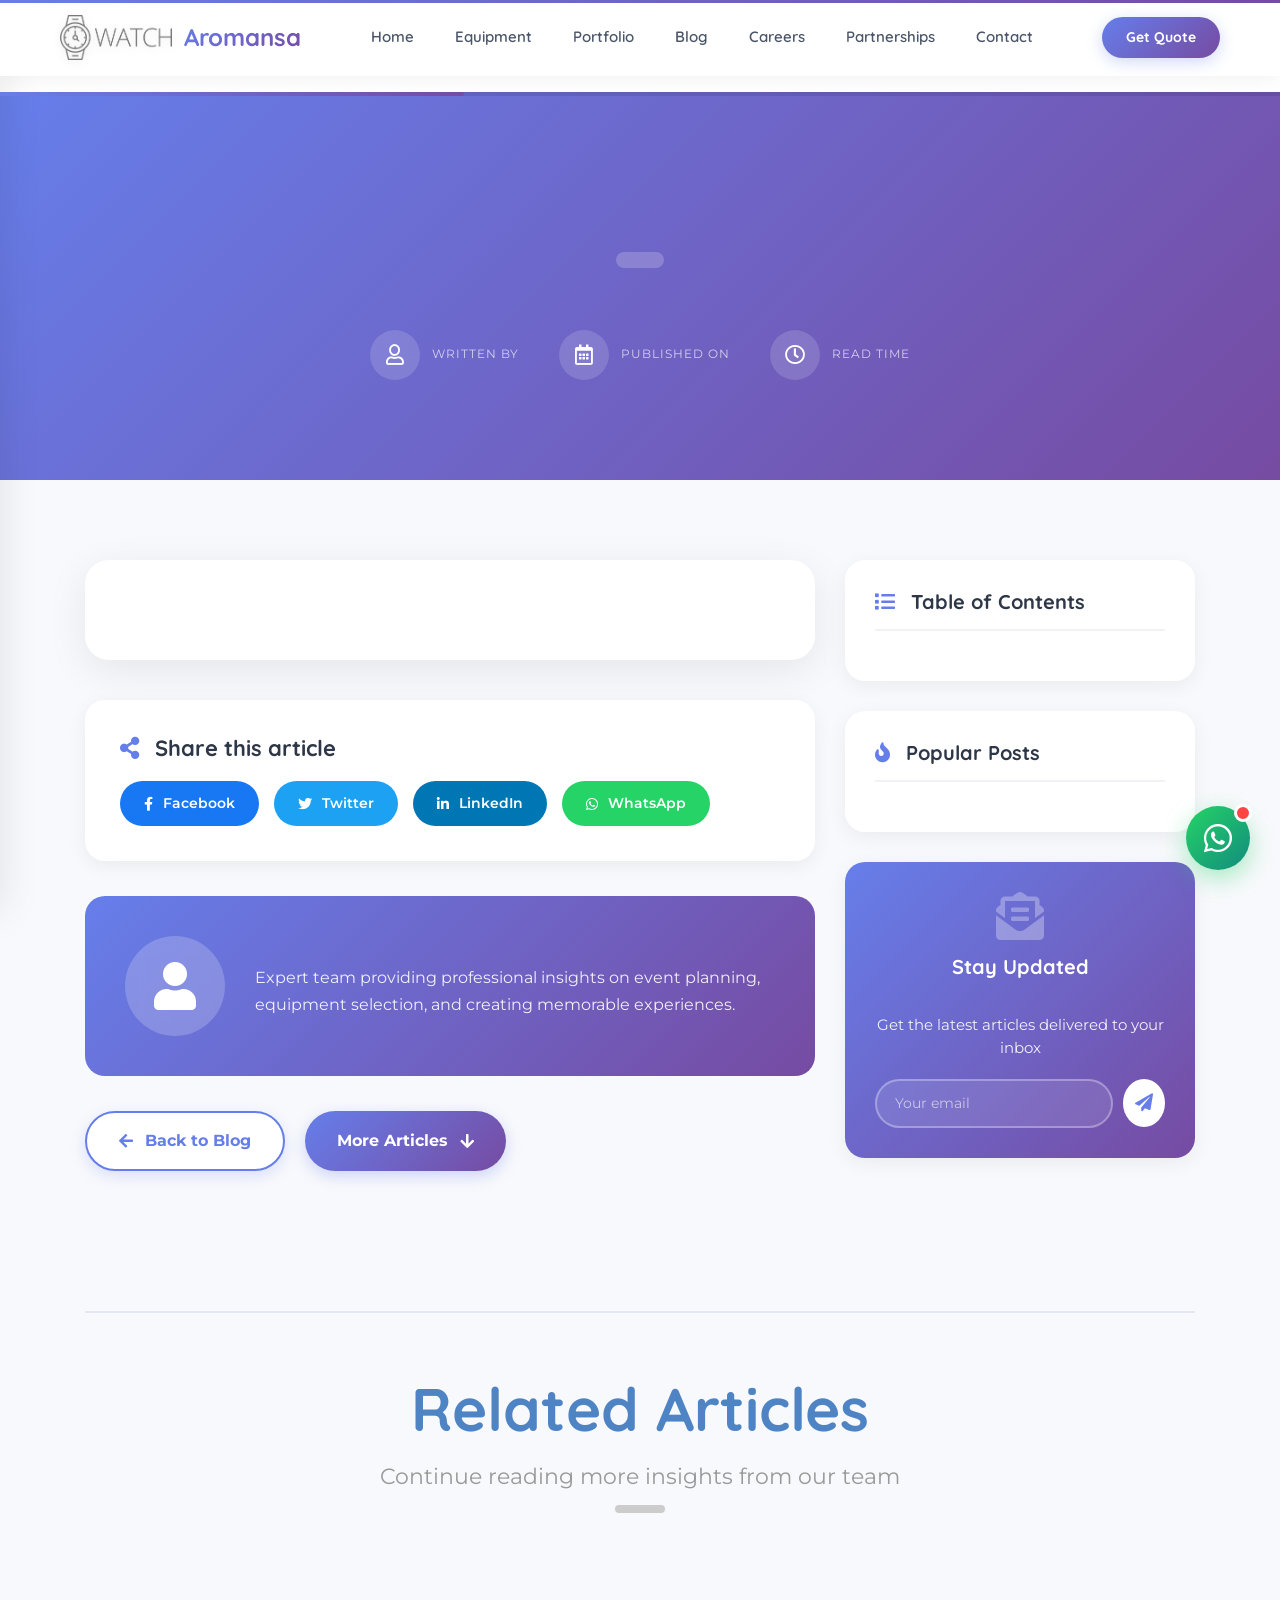
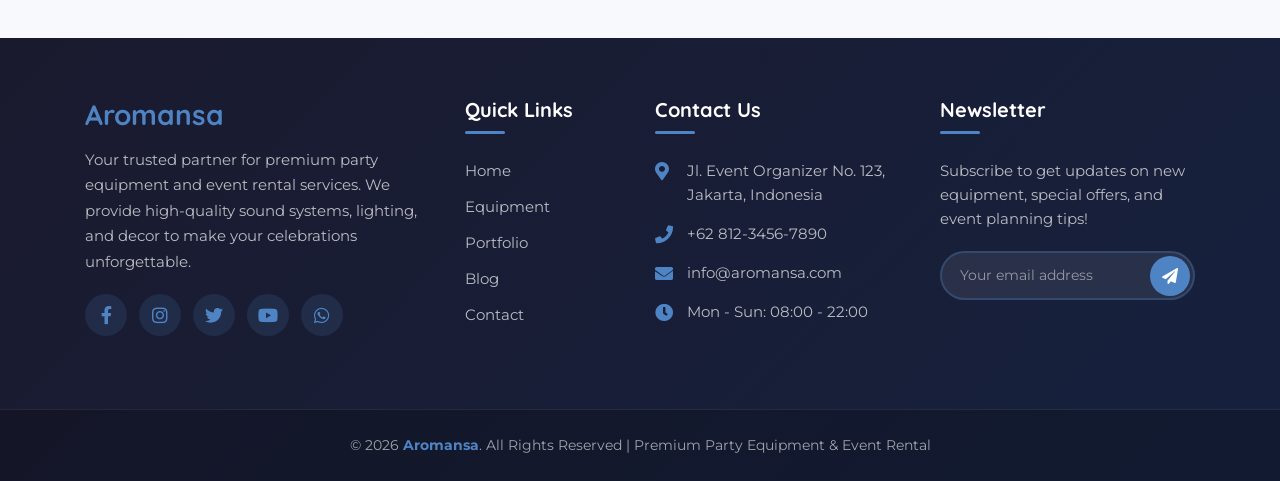
<file: blog-detail.html>
<!DOCTYPE html>
<html lang="en">
<head>
    <meta charset="utf-8">
    <title>Aromansa Blog - Article</title>
    <meta content="width=device-width, initial-scale=1.0" name="viewport">
    <meta content="party equipment, event rental, party tips, event guides" name="keywords">
    <meta content="Read expert articles and guides on party equipment selection, event planning, and more from the Aromansa team." name="description">

    <!-- Favicon -->
    <link href="img/favicon.ico" rel="icon">

    <!-- Google Fonts -->
    <link href="https://fonts.googleapis.com/css?family=Montserrat:400|Quicksand:500,600,700&display=swap" rel="stylesheet">

    <!-- CSS Libraries -->
    <link href="https://stackpath.bootstrapcdn.com/bootstrap/4.4.1/css/bootstrap.min.css" rel="stylesheet">
    <link href="https://cdnjs.cloudflare.com/ajax/libs/font-awesome/5.10.0/css/all.min.css" rel="stylesheet">

    <!-- Template Stylesheet -->
    <link href="css/style.css" rel="stylesheet">
</head>

<body>
    <!-- Nav Start -->
    <header id="nav">
        <div class="nav-container">
            <div class="nav-left">
                <div id="logo">
                    <a href="index.html">
                        <img src="img/logo.png" alt="Aromansa Logo" />
                        <span class="logo-text">Aromansa</span>
                    </a>
                </div>
            </div>

            <nav id="nav-menu-container" aria-label="Main navigation">
                <ul class="nav-menu">
                    <li><a href="index.html"><span class="nav-text">Home</span><span class="nav-indicator"></span></a></li>
                    <li><a href="equipment.html"><span class="nav-text">Equipment</span><span class="nav-indicator"></span></a></li>
                    <li><a href="portfolio.html"><span class="nav-text">Portfolio</span><span class="nav-indicator"></span></a></li>
                    <li class="menu-active"><a href="blog.html"><span class="nav-text">Blog</span><span class="nav-indicator"></span></a></li>
                    <li><a href="careers.html"><span class="nav-text">Careers</span><span class="nav-indicator"></span></a></li>
                    <li><a href="partners.html"><span class="nav-text">Partnerships</span><span class="nav-indicator"></span></a></li>
                    <li><a href="contact.html"><span class="nav-text">Contact</span><span class="nav-indicator"></span></a></li>
                </ul>
            </nav>

            <div class="nav-right">
                <a href="contact.html" class="nav-cta">Get Quote</a>
                <a href="#" id="mobile-nav-toggle" aria-label="Toggle mobile navigation">
                    <span class="hamburger">
                        <span class="hamburger-line"></span>
                        <span class="hamburger-line"></span>
                        <span class="hamburger-line"></span>
                    </span>
                </a>
            </div>
        </div>
    </header>
    <!-- Nav End -->

    <main>
        <!-- Blog Detail Hero -->
        <section class="blog-detail-hero">
            <div class="container">
                <div class="blog-detail-hero-content">
                    <div class="blog-category-badge-large" id="blog-detail-category"></div>
                    <h1 id="blog-detail-title-hero"></h1>
                    <div class="blog-detail-meta-large">
                        <div class="meta-item">
                            <div class="meta-icon"><i class="far fa-user"></i></div>
                            <div class="meta-text">
                                <span class="meta-label">Written by</span>
                                <span class="meta-value" id="blog-detail-author"></span>
                            </div>
                        </div>
                        <div class="meta-item">
                            <div class="meta-icon"><i class="far fa-calendar-alt"></i></div>
                            <div class="meta-text">
                                <span class="meta-label">Published on</span>
                                <span class="meta-value" id="blog-detail-date"></span>
                            </div>
                        </div>
                        <div class="meta-item">
                            <div class="meta-icon"><i class="far fa-clock"></i></div>
                            <div class="meta-text">
                                <span class="meta-label">Read time</span>
                                <span class="meta-value" id="blog-detail-readtime"></span>
                            </div>
                        </div>
                    </div>
                </div>
            </div>
            <div class="blog-detail-hero-bg" id="blog-detail-hero-bg"></div>
        </section>

        <!-- Reading Progress Bar -->
        <div class="reading-progress-bar" id="reading-progress">
            <div class="reading-progress-fill" id="reading-progress-fill"></div>
        </div>

        <!-- Blog Detail Content -->
        <section class="blog-detail-section">
            <div class="container">
                <div class="row">
                    <!-- Main Content -->
                    <div class="col-lg-8">
                        <article id="blog-detail-content" class="blog-detail-article">
                            <!-- Content injected by JavaScript -->
                        </article>

                        <!-- Share Section -->
                        <div class="share-section">
                            <h4><i class="fa fa-share-alt"></i> Share this article</h4>
                            <div class="share-buttons">
                                <a href="#" class="share-btn share-facebook" onclick="window.open('https://www.facebook.com/sharer/sharer.php?u='+encodeURIComponent(window.location.href),'_blank','width=600,height=400'); return false;">
                                    <i class="fab fa-facebook-f"></i> Facebook
                                </a>
                                <a href="#" class="share-btn share-twitter" onclick="window.open('https://twitter.com/intent/tweet?url='+encodeURIComponent(window.location.href)+'&text='+encodeURIComponent(document.title),'_blank','width=600,height=400'); return false;">
                                    <i class="fab fa-twitter"></i> Twitter
                                </a>
                                <a href="#" class="share-btn share-linkedin" onclick="window.open('https://www.linkedin.com/shareArticle?mini=true&url='+encodeURIComponent(window.location.href),'_blank','width=600,height=400'); return false;">
                                    <i class="fab fa-linkedin-in"></i> LinkedIn
                                </a>
                                <a href="#" class="share-btn share-whatsapp" onclick="window.open('https://wa.me/?text='+encodeURIComponent(document.title+' '+window.location.href),'_blank'); return false;">
                                    <i class="fab fa-whatsapp"></i> WhatsApp
                                </a>
                            </div>
                        </div>

                        <!-- Author Bio -->
                        <div class="author-bio-section">
                            <div class="author-avatar-large">
                                <i class="fa fa-user"></i>
                            </div>
                            <div class="author-info">
                                <h4 id="author-bio-name"></h4>
                                <p>Expert team providing professional insights on event planning, equipment selection, and creating memorable experiences.</p>
                            </div>
                        </div>

                        <!-- Back to Blog -->
                        <div class="back-to-blog-section">
                            <a class="btn-back-blog" href="blog.html">
                                <i class="fa fa-arrow-left"></i>
                                <span>Back to Blog</span>
                            </a>
                            <a class="btn-more-articles" href="#related-posts-section">
                                <span>More Articles</span>
                                <i class="fa fa-arrow-down"></i>
                            </a>
                        </div>
                    </div>

                    <!-- Sidebar -->
                    <div class="col-lg-4">
                        <aside class="blog-sidebar">
                            <!-- Table of Contents -->
                            <div class="sidebar-card toc-card">
                                <h4><i class="fa fa-list"></i> Table of Contents</h4>
                                <div id="table-of-contents"></div>
                            </div>

                            <!-- Popular Posts -->
                            <div class="sidebar-card">
                                <h4><i class="fa fa-fire"></i> Popular Posts</h4>
                                <div id="sidebar-popular-posts"></div>
                            </div>

                            <!-- Newsletter -->
                            <div class="sidebar-card newsletter-card">
                                <i class="fa fa-envelope-open-text"></i>
                                <h4>Stay Updated</h4>
                                <p>Get the latest articles delivered to your inbox</p>
                                <form class="sidebar-newsletter-form" action="#" method="post">
                                    <input type="email" placeholder="Your email" required>
                                    <button type="submit"><i class="fa fa-paper-plane"></i></button>
                                </form>
                            </div>
                        </aside>
                    </div>
                </div>

                <!-- Related Posts -->
                <div class="related-posts-section" id="related-posts-section">
                    <div class="section-header">
                        <h2>Related Articles</h2>
                        <p>Continue reading more insights from our team</p>
                    </div>
                    <div id="related-posts" class="related-posts-grid">
                        <!-- Related posts injected by JavaScript -->
                    </div>
                </div>
            </div>
        </section>
    </main>

    <!-- Footer Start -->
    <footer id="footer">
        <div class="footer-top">
            <div class="container">
                <div class="row">
                    <div class="col-lg-4 col-md-6 footer-info">
                        <h3><span>Aromansa</span></h3>
                        <p>Your trusted partner for premium party equipment and event rental services. We provide high-quality sound systems, lighting, and decor to make your celebrations unforgettable.</p>
                        <div class="footer-social">
                            <a href="#" aria-label="Facebook"><i class="fab fa-facebook-f"></i></a>
                            <a href="#" aria-label="Instagram"><i class="fab fa-instagram"></i></a>
                            <a href="#" aria-label="Twitter"><i class="fab fa-twitter"></i></a>
                            <a href="#" aria-label="YouTube"><i class="fab fa-youtube"></i></a>
                            <a href="#" aria-label="WhatsApp"><i class="fab fa-whatsapp"></i></a>
                        </div>
                    </div>
                    <div class="col-lg-2 col-md-6 footer-links">
                        <h4>Quick Links</h4>
                        <ul>
                            <li><a href="index.html">Home</a></li>
                            <li><a href="equipment.html">Equipment</a></li>
                            <li><a href="portfolio.html">Portfolio</a></li>
                            <li><a href="blog.html">Blog</a></li>
                            <li><a href="contact.html">Contact</a></li>
                        </ul>
                    </div>
                    <div class="col-lg-3 col-md-6 footer-contact">
                        <h4>Contact Us</h4>
                        <p><i class="fa fa-map-marker-alt"></i> <span>Jl. Event Organizer No. 123, Jakarta, Indonesia</span></p>
                        <p><i class="fa fa-phone"></i> <a href="tel:+6281234567890">+62 812-3456-7890</a></p>
                        <p><i class="fa fa-envelope"></i> <a href="mailto:info@aromansa.com">info@aromansa.com</a></p>
                        <p><i class="fa fa-clock"></i> <span>Mon - Sun: 08:00 - 22:00</span></p>
                    </div>
                    <div class="col-lg-3 col-md-6 footer-newsletter">
                        <h4>Newsletter</h4>
                        <p>Subscribe to get updates on new equipment, special offers, and event planning tips!</p>
                        <form class="newsletter-form" action="#" method="post">
                            <input type="email" name="email" placeholder="Your email address" required>
                            <button type="submit" aria-label="Subscribe"><i class="fa fa-paper-plane"></i></button>
                        </form>
                    </div>
                </div>
            </div>
        </div>
        <div class="footer-bottom">
            <div class="container">
                <div class="footer-copyright">
                    <p>&copy; 2026 <a href="index.html">Aromansa</a>. All Rights Reserved | Premium Party Equipment &amp; Event Rental</p>
                </div>
            </div>
        </div>
    </footer>
    <!-- Footer End -->

    <!-- Back to Top -->
    <a href="#" class="back-to-top"><i class="fa fa-chevron-up"></i></a>

    <!-- Mobile Nav Overlay -->
    <div id="mobile-body-overly"></div>
    <nav id="mobile-nav">
        <ul>
            <li><a href="index.html"><span class="nav-text">Home</span></a></li>
            <li><a href="equipment.html"><span class="nav-text">Equipment</span></a></li>
            <li><a href="portfolio.html"><span class="nav-text">Portfolio</span></a></li>
            <li class="menu-active"><a href="blog.html"><span class="nav-text">Blog</span></a></li>
            <li><a href="careers.html"><span class="nav-text">Careers</span></a></li>
            <li><a href="partners.html"><span class="nav-text">Partnerships</span></a></li>
            <li><a href="contact.html"><span class="nav-text">Contact</span></a></li>
        </ul>
    </nav>

    <!-- JavaScript Libraries -->
    <script src="https://code.jquery.com/jquery-3.4.1.min.js"></script>
    <script src="https://stackpath.bootstrapcdn.com/bootstrap/4.4.1/js/bootstrap.bundle.min.js"></script>

    <!-- Template Javascript -->
    <script src="js/main.js"></script>
    <script src="js/blog.js"></script>
</body>
</html>
</file>
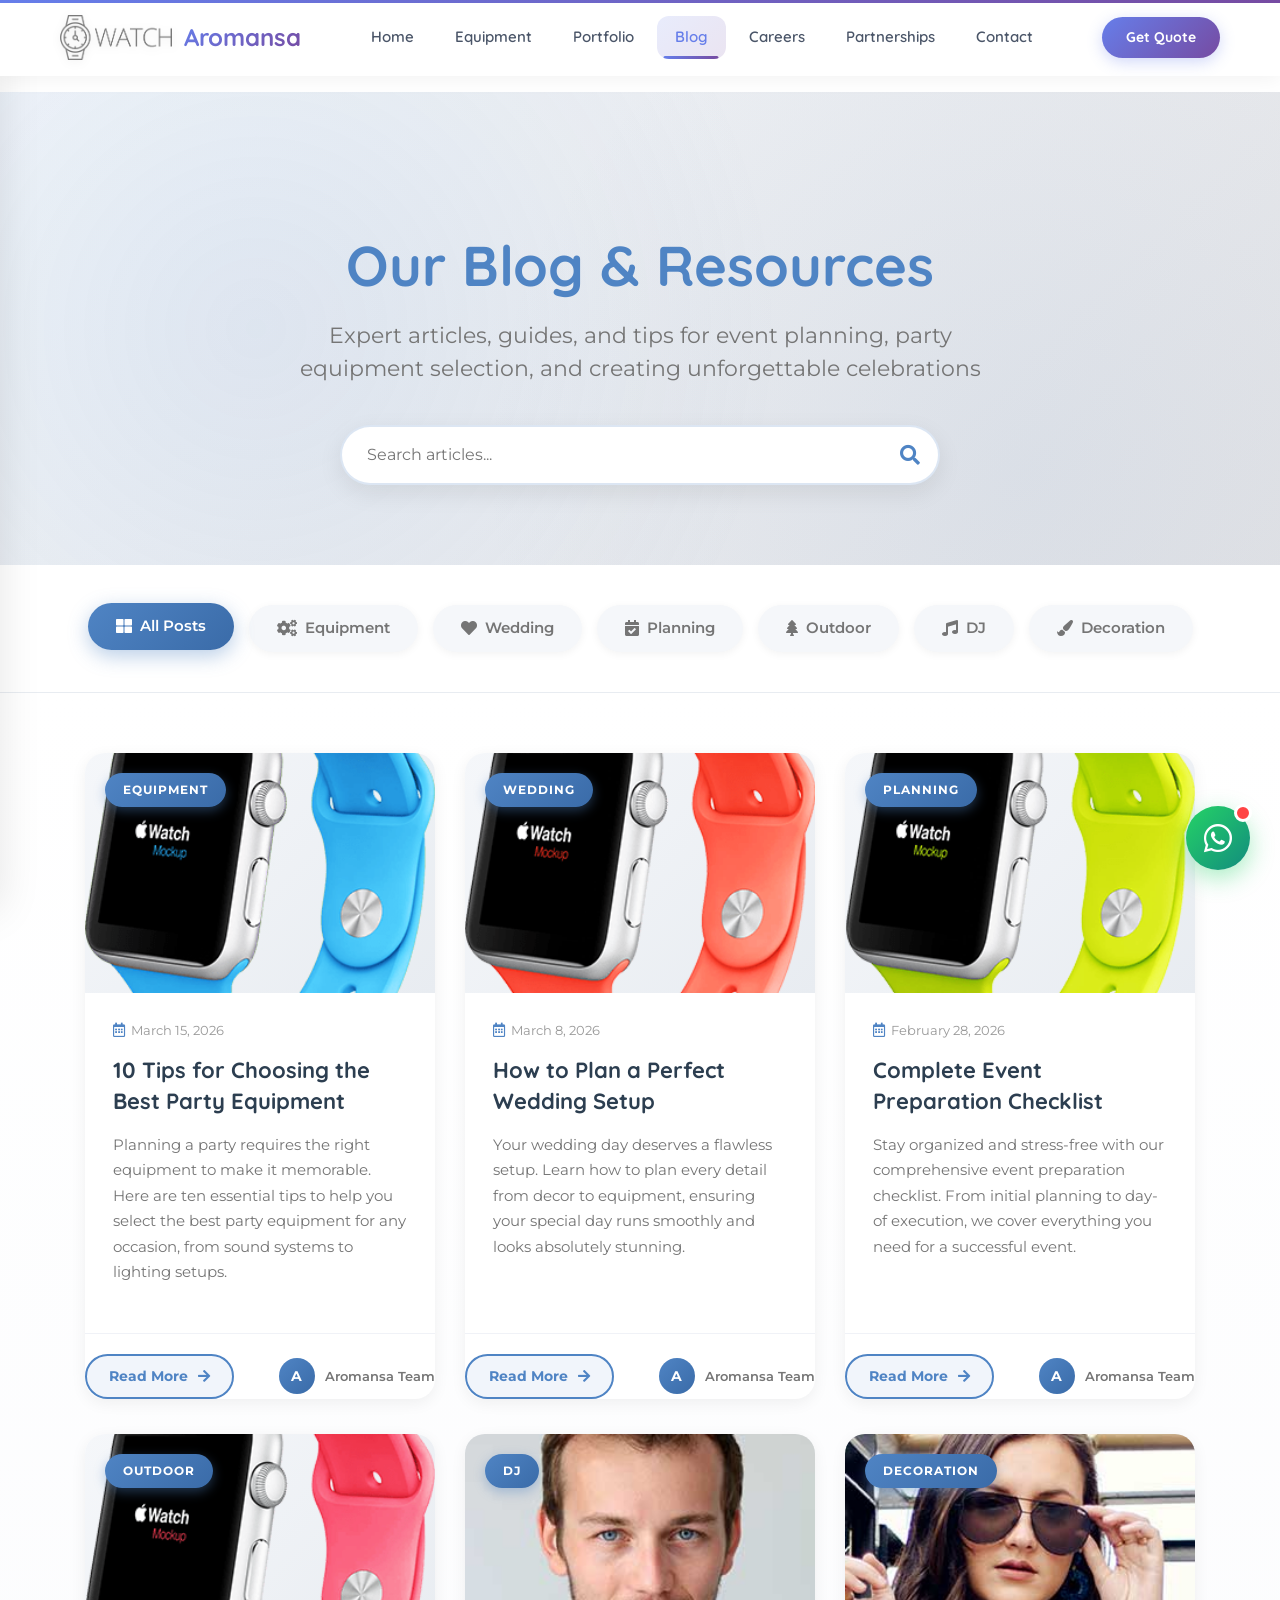
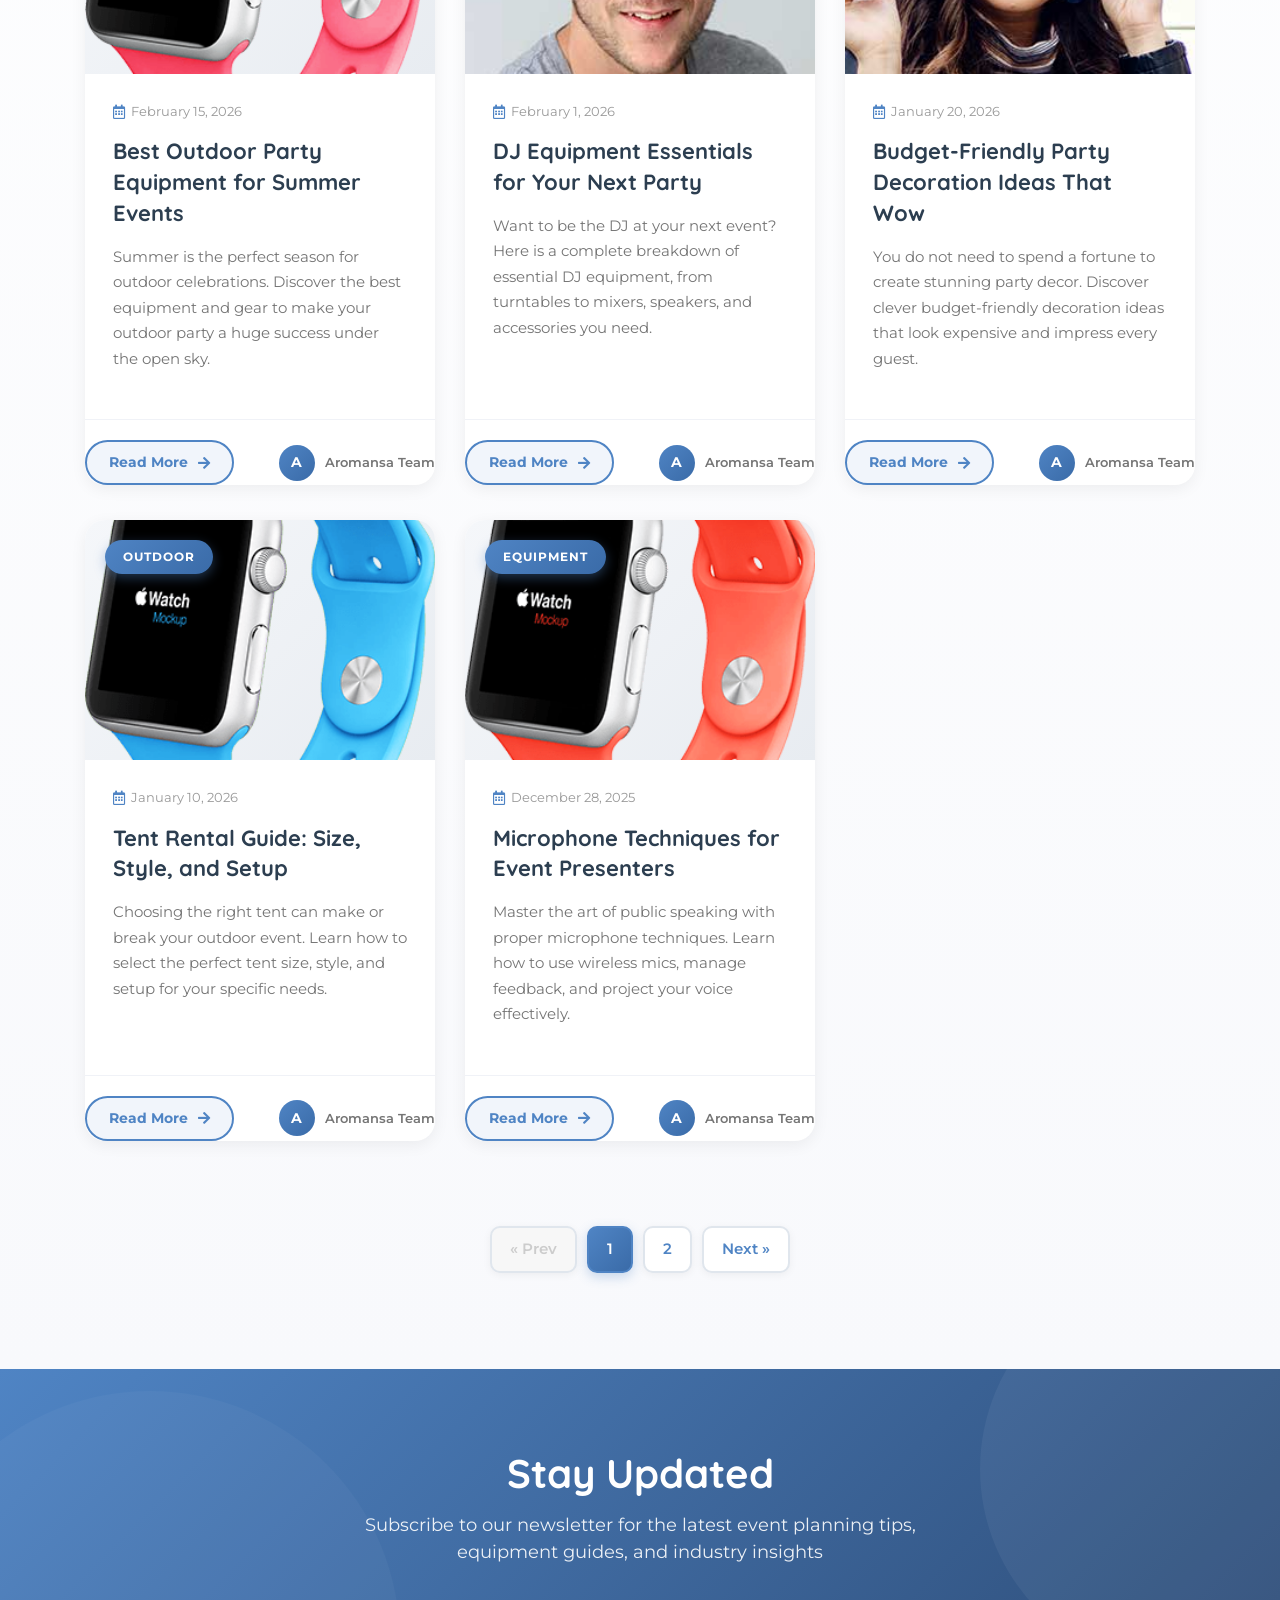
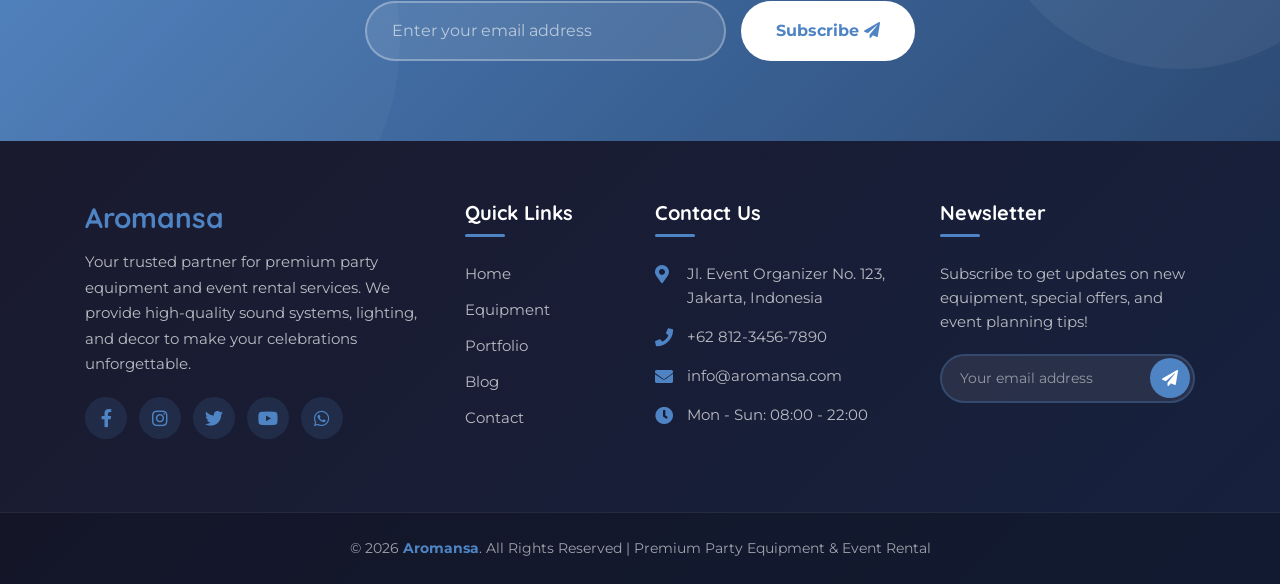
<file: blog.html>
<!DOCTYPE html>
<html lang="en">
<head>
    <meta charset="utf-8">
    <title>Aromansa Blog - Party Equipment Tips & Event Guides</title>
    <meta content="width=device-width, initial-scale=1.0" name="viewport">
    <meta content="party equipment blog, event planning tips, wedding setup guides, party decoration ideas" name="keywords">
    <meta content="Expert articles and guides on party equipment selection, event planning, wedding setups, and decoration ideas from the Aromansa team." name="description">

    <!-- Favicon -->
    <link href="img/favicon.ico" rel="icon">

    <!-- Google Fonts -->
    <link href="https://fonts.googleapis.com/css?family=Montserrat:400|Quicksand:500,600,700&display=swap" rel="stylesheet">

    <!-- CSS Libraries -->
    <link href="https://stackpath.bootstrapcdn.com/bootstrap/4.4.1/css/bootstrap.min.css" rel="stylesheet">
    <link href="https://cdnjs.cloudflare.com/ajax/libs/font-awesome/5.10.0/css/all.min.css" rel="stylesheet">

    <!-- Template Stylesheet -->
    <link href="css/style.css" rel="stylesheet">
</head>

<body>
    <!-- Nav Start -->
    <header id="nav">
        <div class="nav-container">
            <div class="nav-left">
                <div id="logo">
                    <a href="index.html">
                        <img src="img/logo.png" alt="Aromansa Logo" />
                        <span class="logo-text">Aromansa</span>
                    </a>
                </div>
            </div>

            <nav id="nav-menu-container" aria-label="Main navigation">
                <ul class="nav-menu">
                    <li><a href="index.html"><span class="nav-text">Home</span><span class="nav-indicator"></span></a></li>
                    <li><a href="equipment.html"><span class="nav-text">Equipment</span><span class="nav-indicator"></span></a></li>
                    <li><a href="portfolio.html"><span class="nav-text">Portfolio</span><span class="nav-indicator"></span></a></li>
                    <li class="menu-active"><a href="blog.html"><span class="nav-text">Blog</span><span class="nav-indicator"></span></a></li>
                    <li><a href="careers.html"><span class="nav-text">Careers</span><span class="nav-indicator"></span></a></li>
                    <li><a href="partners.html"><span class="nav-text">Partnerships</span><span class="nav-indicator"></span></a></li>
                    <li><a href="contact.html"><span class="nav-text">Contact</span><span class="nav-indicator"></span></a></li>
                </ul>
            </nav>

            <div class="nav-right">
                <a href="contact.html" class="nav-cta">Get Quote</a>
                <a href="#" id="mobile-nav-toggle" aria-label="Toggle mobile navigation">
                    <span class="hamburger">
                        <span class="hamburger-line"></span>
                        <span class="hamburger-line"></span>
                        <span class="hamburger-line"></span>
                    </span>
                </a>
            </div>
        </div>
    </header>
    <!-- Nav End -->

    <main>
        <!-- Blog Hero Section -->
        <section class="blog-hero">
            <div class="container">
                <h1>Our Blog & Resources</h1>
                <p>Expert articles, guides, and tips for event planning, party equipment selection, and creating unforgettable celebrations</p>
                <div class="hero-search">
                    <input type="text" id="blog-search-input" placeholder="Search articles...">
                    <i class="fa fa-search search-icon"></i>
                </div>
            </div>
        </section>

        <!-- Blog Filter Tabs -->
        <section class="blog-filter-tabs">
            <div class="container">
                <div class="filter-tabs-container" id="blog-categories">
                    <!-- Categories injected by JavaScript -->
                </div>
            </div>
        </section>

        <!-- Blog Grid Section -->
        <section class="blog-grid-section">
            <div class="container">
                <div id="blog-list">
                    <div class="row" id="blog-posts-container">
                        <!-- Posts injected by JavaScript -->
                    </div>
                </div>

                <!-- Blog Pagination -->
                <nav aria-label="Blog pagination" class="blog-pagination" id="blog-pagination">
                    <!-- Pagination will be injected by JavaScript -->
                </nav>
            </div>
        </section>

        <!-- Blog Newsletter -->
        <section class="blog-newsletter">
            <div class="container">
                <h2>Stay Updated</h2>
                <p>Subscribe to our newsletter for the latest event planning tips, equipment guides, and industry insights</p>
                <form class="blog-newsletter-form" action="#" method="post">
                    <input type="email" name="email" placeholder="Enter your email address" required>
                    <button type="submit">Subscribe <i class="fa fa-paper-plane"></i></button>
                </form>
            </div>
        </section>

        <style>
            #blog-posts-container {
                display: flex !important;
                flex-wrap: wrap !important;
                margin-right: -15px !important;
                margin-left: -15px !important;
            }
            #blog-posts-container > div {
                width: 33.333% !important;
                flex: 0 0 33.333% !important;
                max-width: 33.333% !important;
                padding-right: 15px !important;
                padding-left: 15px !important;
                box-sizing: border-box !important;
            }
            .blog-post-item {
                width: 100% !important;
            }
            @media (max-width: 992px) {
                #blog-posts-container > div {
                    width: 50% !important;
                    flex: 0 0 50% !important;
                    max-width: 50% !important;
                }
            }
            @media (max-width: 576px) {
                #blog-posts-container > div {
                    width: 100% !important;
                    flex: 0 0 100% !important;
                    max-width: 100% !important;
                }
            }
        </style>
    </main>

    <!-- Footer Start -->
    <footer id="footer">
        <div class="footer-top">
            <div class="container">
                <div class="row">
                    <div class="col-lg-4 col-md-6 footer-info">
                        <h3><span>Aromansa</span></h3>
                        <p>Your trusted partner for premium party equipment and event rental services. We provide high-quality sound systems, lighting, and decor to make your celebrations unforgettable.</p>
                        <div class="footer-social">
                            <a href="#" aria-label="Facebook"><i class="fab fa-facebook-f"></i></a>
                            <a href="#" aria-label="Instagram"><i class="fab fa-instagram"></i></a>
                            <a href="#" aria-label="Twitter"><i class="fab fa-twitter"></i></a>
                            <a href="#" aria-label="YouTube"><i class="fab fa-youtube"></i></a>
                            <a href="#" aria-label="WhatsApp"><i class="fab fa-whatsapp"></i></a>
                        </div>
                    </div>
                    <div class="col-lg-2 col-md-6 footer-links">
                        <h4>Quick Links</h4>
                        <ul>
                            <li><a href="index.html">Home</a></li>
                            <li><a href="equipment.html">Equipment</a></li>
                            <li><a href="portfolio.html">Portfolio</a></li>
                            <li><a href="blog.html">Blog</a></li>
                            <li><a href="contact.html">Contact</a></li>
                        </ul>
                    </div>
                    <div class="col-lg-3 col-md-6 footer-contact">
                        <h4>Contact Us</h4>
                        <p><i class="fa fa-map-marker-alt"></i> <span>Jl. Event Organizer No. 123, Jakarta, Indonesia</span></p>
                        <p><i class="fa fa-phone"></i> <a href="tel:+6281234567890">+62 812-3456-7890</a></p>
                        <p><i class="fa fa-envelope"></i> <a href="mailto:info@aromansa.com">info@aromansa.com</a></p>
                        <p><i class="fa fa-clock"></i> <span>Mon - Sun: 08:00 - 22:00</span></p>
                    </div>
                    <div class="col-lg-3 col-md-6 footer-newsletter">
                        <h4>Newsletter</h4>
                        <p>Subscribe to get updates on new equipment, special offers, and event planning tips!</p>
                        <form class="newsletter-form" action="#" method="post">
                            <input type="email" name="email" placeholder="Your email address" required>
                            <button type="submit" aria-label="Subscribe"><i class="fa fa-paper-plane"></i></button>
                        </form>
                    </div>
                </div>
            </div>
        </div>
        <div class="footer-bottom">
            <div class="container">
                <div class="footer-copyright">
                    <p>&copy; 2026 <a href="index.html">Aromansa</a>. All Rights Reserved | Premium Party Equipment &amp; Event Rental</p>
                </div>
            </div>
        </div>
    </footer>
    <!-- Footer End -->

    <!-- Back to Top -->
    <a href="#" class="back-to-top"><i class="fa fa-chevron-up"></i></a>

    <!-- Mobile Nav Overlay -->
    <div id="mobile-body-overly"></div>
    <nav id="mobile-nav">
        <ul>
            <li><a href="index.html"><span class="nav-text">Home</span></a></li>
            <li><a href="equipment.html"><span class="nav-text">Equipment</span></a></li>
            <li><a href="portfolio.html"><span class="nav-text">Portfolio</span></a></li>
            <li class="menu-active"><a href="blog.html"><span class="nav-text">Blog</span></a></li>
            <li><a href="careers.html"><span class="nav-text">Careers</span></a></li>
            <li><a href="partners.html"><span class="nav-text">Partnerships</span></a></li>
            <li><a href="contact.html"><span class="nav-text">Contact</span></a></li>
        </ul>
    </nav>

    <!-- JavaScript Libraries -->
    <script src="https://code.jquery.com/jquery-3.4.1.min.js"></script>
    <script src="https://stackpath.bootstrapcdn.com/bootstrap/4.4.1/js/bootstrap.bundle.min.js"></script>

    <!-- Template Javascript -->
    <script src="js/main.js"></script>
    <script src="js/blog.js"></script>
</body>
</html>
</file>
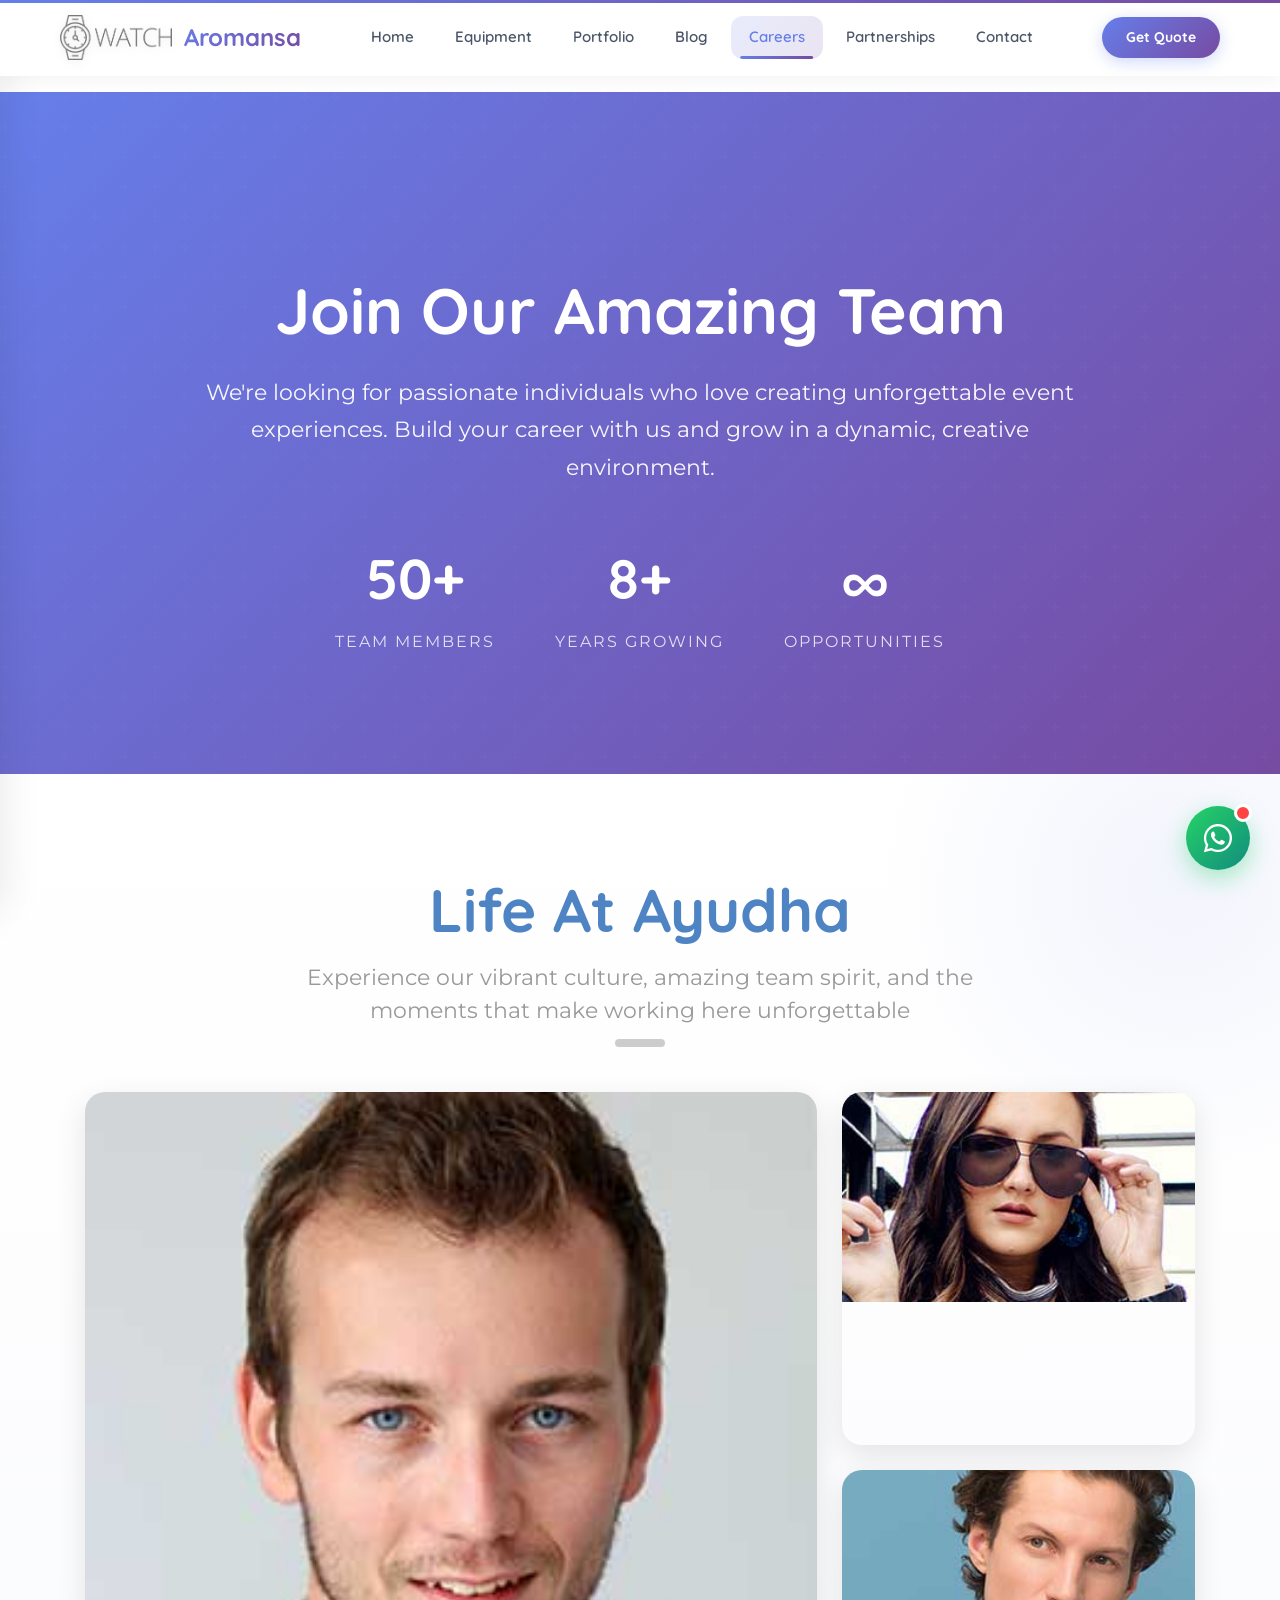
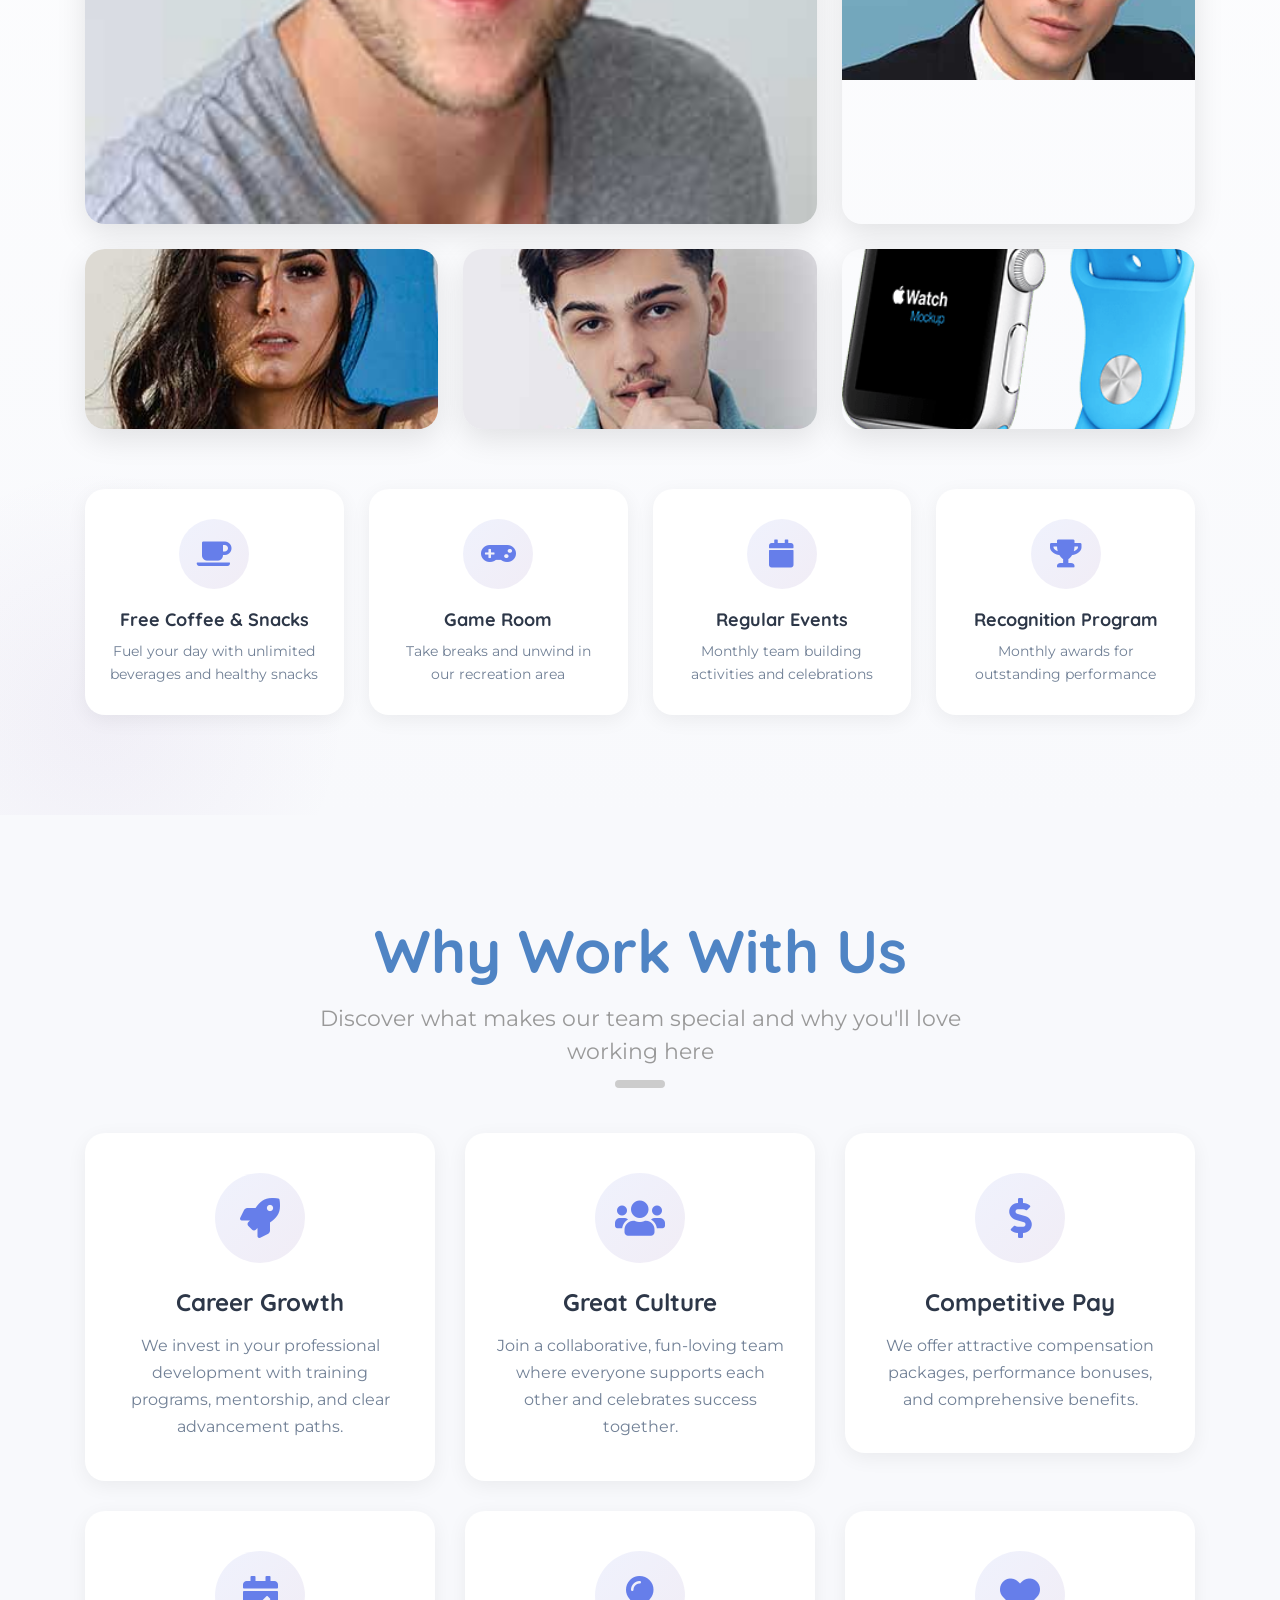
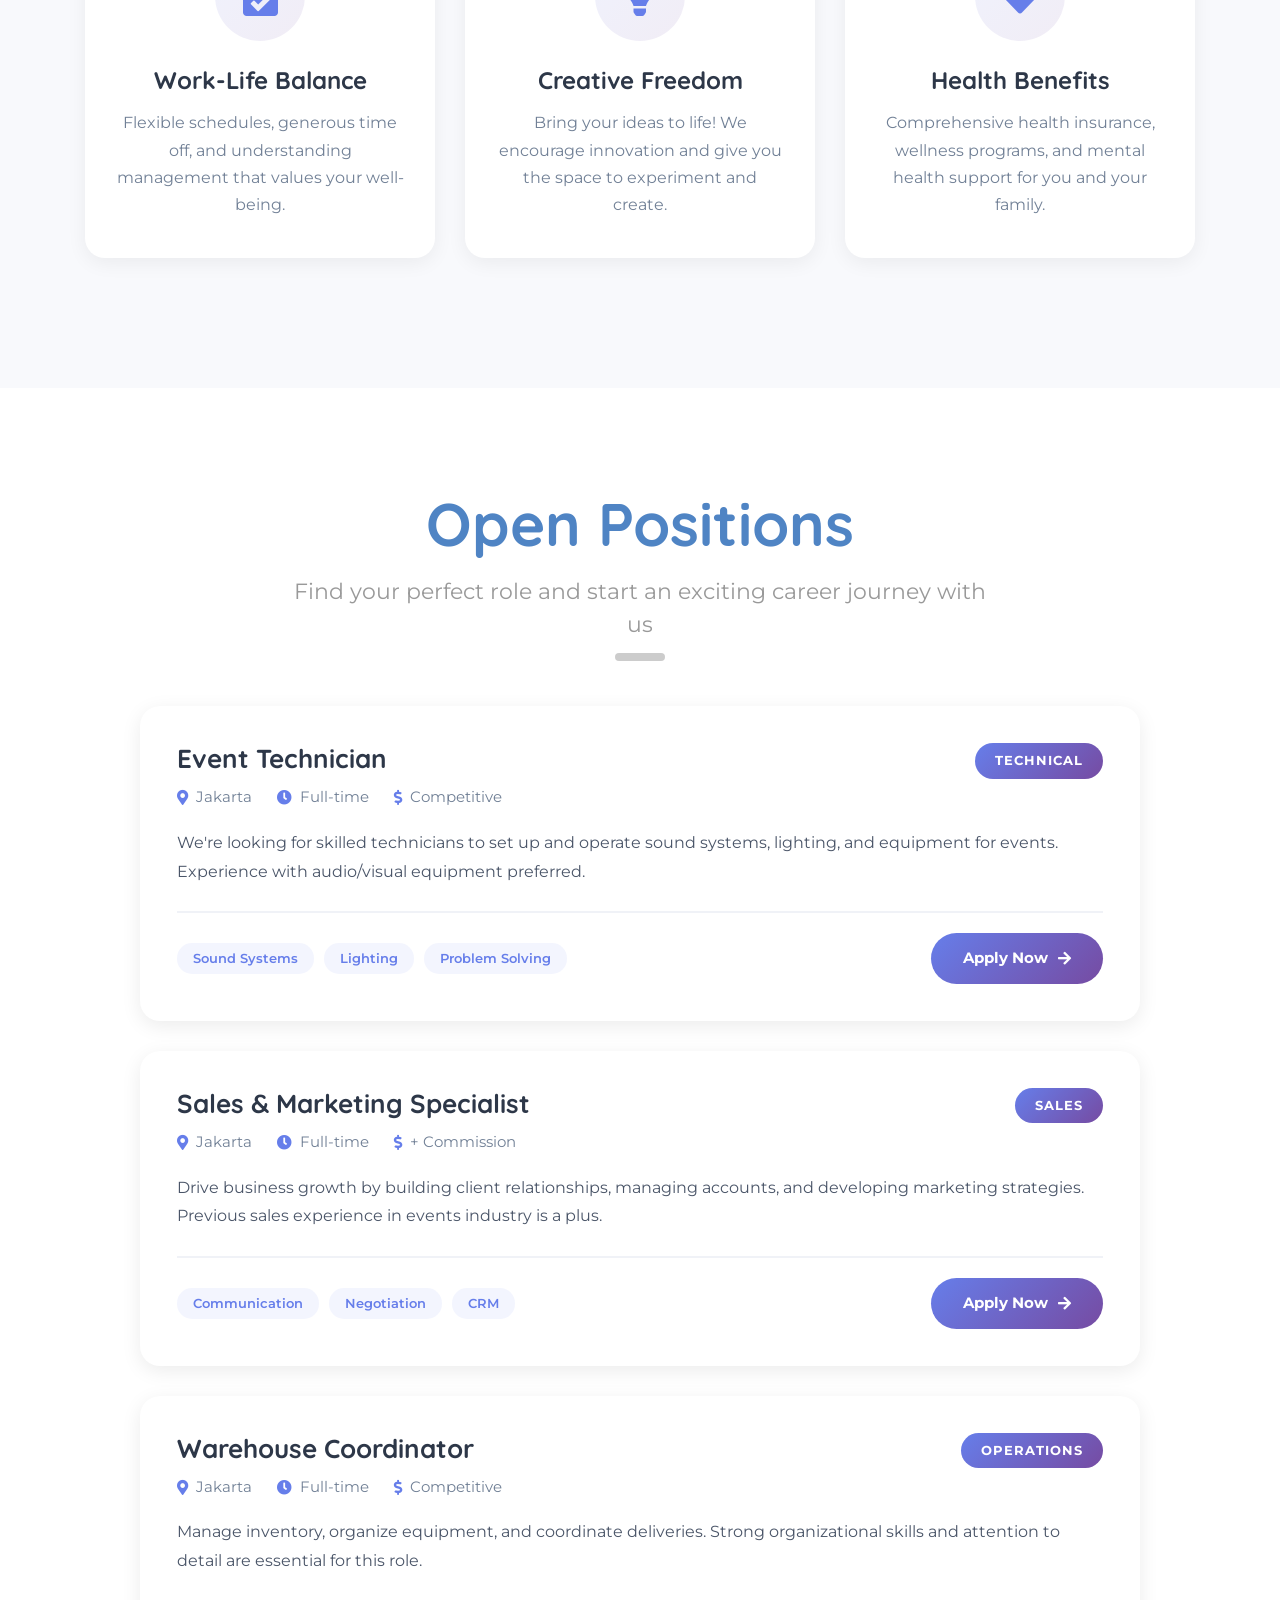
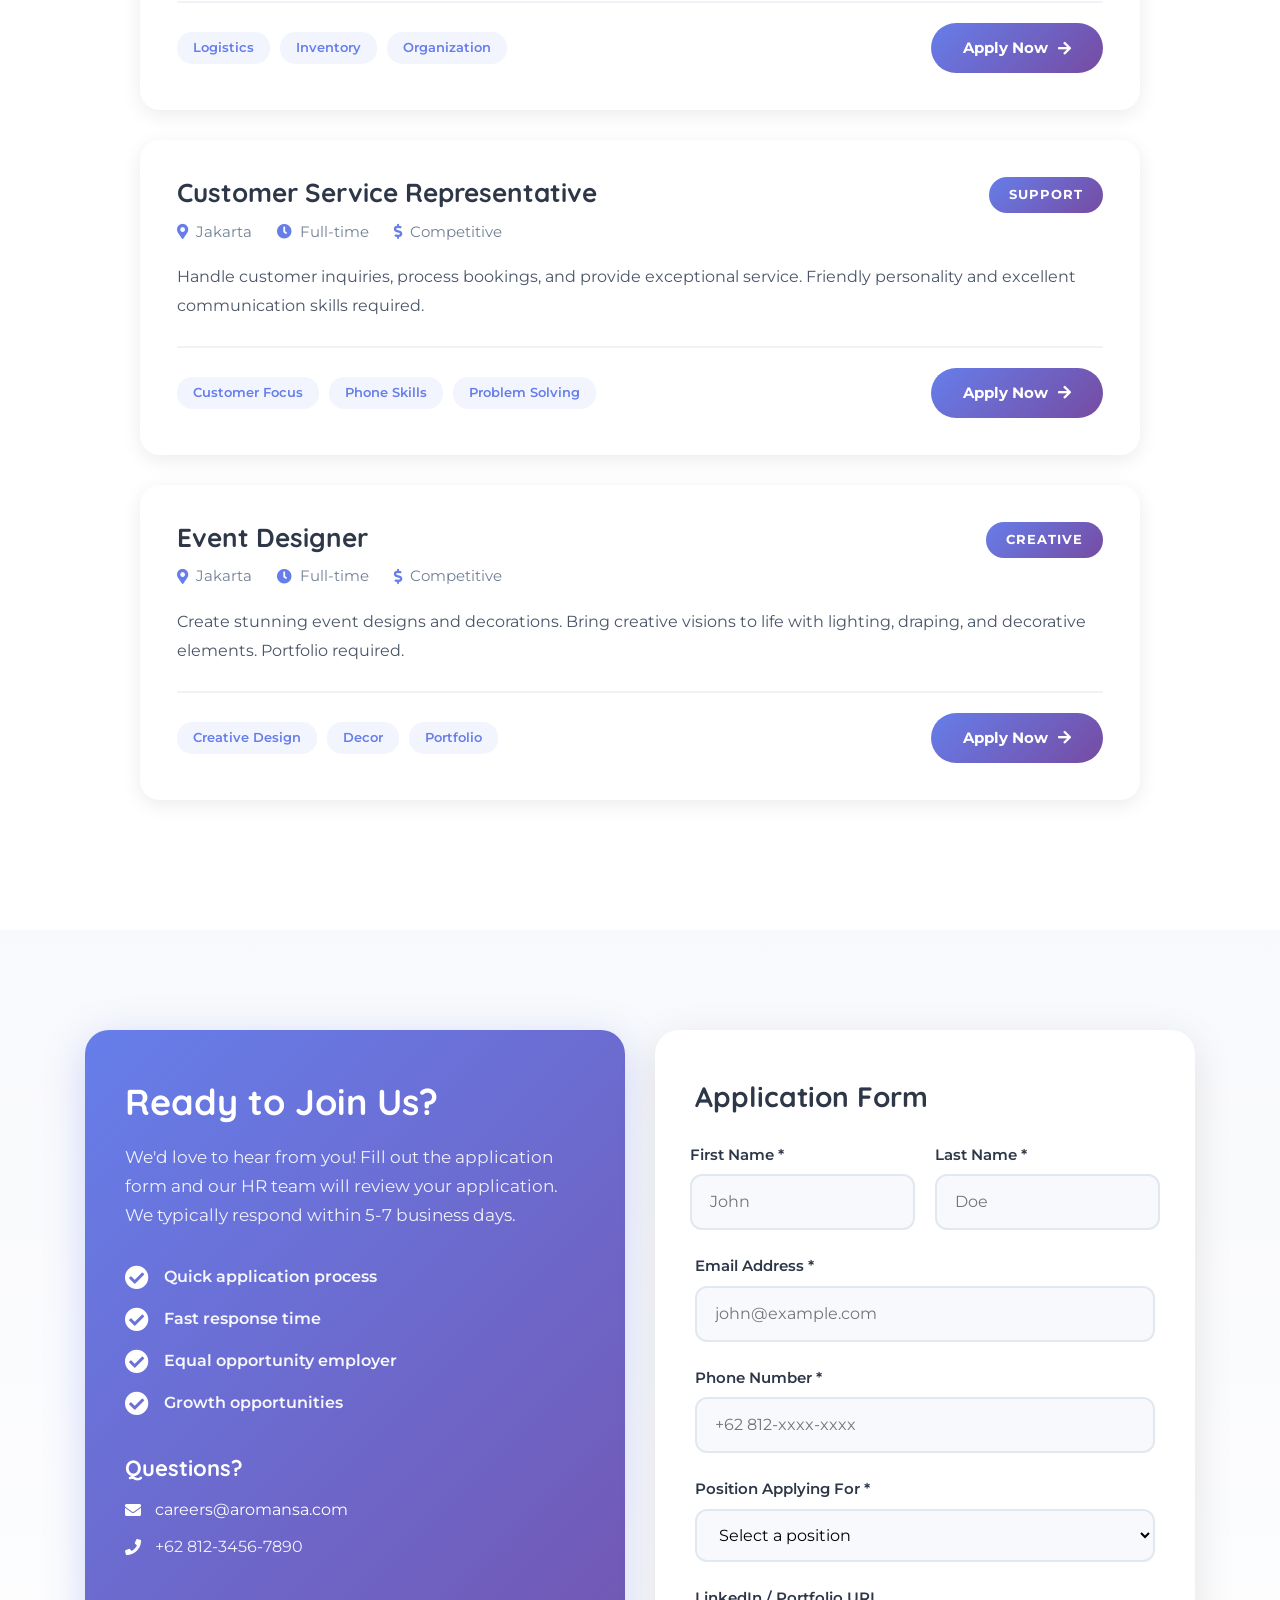
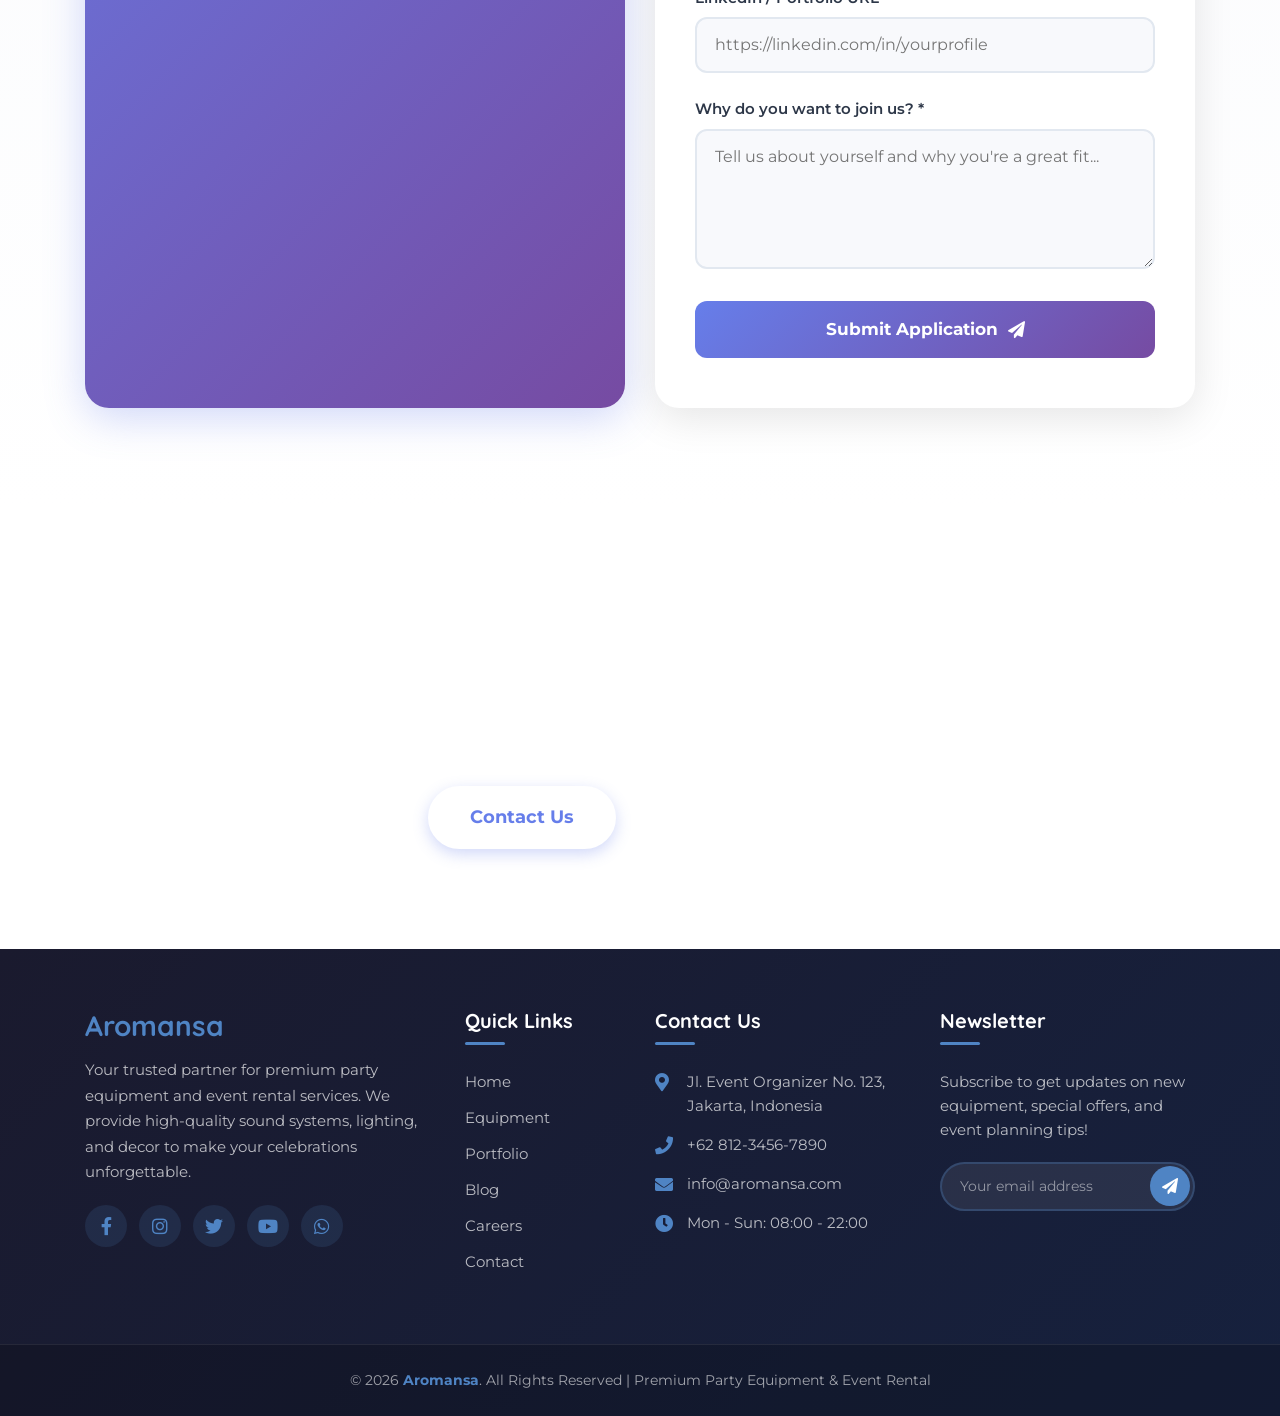
<file: careers.html>
<!DOCTYPE html>
<html lang="en">
<head>
    <meta charset="utf-8">
    <title>Careers - Join Our Team</title>
    <meta content="width=device-width, initial-scale=1.0" name="viewport">
    <meta content="careers, jobs, join our team, event equipment jobs" name="keywords">
    <meta content="Join our team of passionate event professionals. Explore exciting career opportunities in the event equipment industry." name="description">

    <!-- Favicon -->
    <link href="img/favicon.ico" rel="icon">

    <!-- Google Fonts -->
    <link href="https://fonts.googleapis.com/css?family=Montserrat:400|Quicksand:500,600,700&display=swap" rel="stylesheet">

    <!-- CSS Libraries -->
    <link href="https://stackpath.bootstrapcdn.com/bootstrap/4.4.1/css/bootstrap.min.css" rel="stylesheet">
    <link href="https://cdnjs.cloudflare.com/ajax/libs/font-awesome/5.10.0/css/all.min.css" rel="stylesheet">

    <!-- Template Stylesheet -->
    <link href="css/style.css" rel="stylesheet">
</head>

<body>
    <!-- Nav Start -->
    <header id="nav">
        <div class="nav-container">
            <div class="nav-left">
                <div id="logo">
                    <a href="index.html">
                        <img src="img/logo.png" alt="Aromansa Logo" />
                        <span class="logo-text">Aromansa</span>
                    </a>
                </div>
            </div>

            <nav id="nav-menu-container" aria-label="Main navigation">
                <ul class="nav-menu">
                    <li><a href="index.html"><span class="nav-text">Home</span><span class="nav-indicator"></span></a></li>
                    <li><a href="equipment.html"><span class="nav-text">Equipment</span><span class="nav-indicator"></span></a></li>
                    <li><a href="portfolio.html"><span class="nav-text">Portfolio</span><span class="nav-indicator"></span></a></li>
                    <li><a href="blog.html"><span class="nav-text">Blog</span><span class="nav-indicator"></span></a></li>
                    <li class="menu-active"><a href="careers.html"><span class="nav-text">Careers</span><span class="nav-indicator"></span></a></li>
                    <li><a href="partners.html"><span class="nav-text">Partnerships</span><span class="nav-indicator"></span></a></li>
                    <li><a href="contact.html"><span class="nav-text">Contact</span><span class="nav-indicator"></span></a></li>
                </ul>
            </nav>

            <div class="nav-right">
                <a href="contact.html" class="nav-cta">Get Quote</a>
                <a href="#" id="mobile-nav-toggle" aria-label="Toggle mobile navigation">
                    <span class="hamburger">
                        <span class="hamburger-line"></span>
                        <span class="hamburger-line"></span>
                        <span class="hamburger-line"></span>
                    </span>
                </a>
            </div>
        </div>
    </header>
    <!-- Nav End -->

    <main>
        <!-- Careers Hero -->
        <section class="careers-hero">
            <div class="container">
                <div class="careers-hero-content">
                    <h1>Join Our Amazing Team</h1>
                    <p>We're looking for passionate individuals who love creating unforgettable event experiences. Build your career with us and grow in a dynamic, creative environment.</p>
                    <div class="hero-stats">
                        <div class="hero-stat">
                            <span class="stat-number">50+</span>
                            <span class="stat-label">Team Members</span>
                        </div>
                        <div class="hero-stat">
                            <span class="stat-number">8+</span>
                            <span class="stat-label">Years Growing</span>
                        </div>
                        <div class="hero-stat">
                            <span class="stat-number">∞</span>
                            <span class="stat-label">Opportunities</span>
                        </div>
                    </div>
                </div>
            </div>
            <div class="careers-hero-bg"></div>
        </section>

        <!-- Life at Ayudha -->
        <section class="life-at-ayudha-section">
            <div class="container">
                <div class="section-header">
                    <h2>Life at Ayudha</h2>
                    <p>Experience our vibrant culture, amazing team spirit, and the moments that make working here unforgettable</p>
                </div>
                
                <!-- Main Gallery Grid -->
                <div class="life-gallery-grid">
                    <!-- Large Featured Card -->
                    <div class="gallery-card gallery-card-large">
                        <div class="gallery-image">
                            <img src="img/testimonial-1.jpg" alt="Team celebration at annual event">
                            <div class="gallery-overlay">
                                <div class="gallery-content">
                                    <span class="gallery-tag">Team Culture</span>
                                    <h3>Annual Team Celebration</h3>
                                    <p>Our yearly gathering to celebrate achievements and bond as a family</p>
                                </div>
                            </div>
                        </div>
                    </div>

                    <!-- Medium Cards Row -->
                    <div class="gallery-card gallery-card-medium">
                        <div class="gallery-image">
                            <img src="img/testimonial-2.jpg" alt="Creative workspace">
                            <div class="gallery-overlay">
                                <div class="gallery-content">
                                    <span class="gallery-tag">Workspace</span>
                                    <h3>Creative Hub</h3>
                                </div>
                            </div>
                        </div>
                    </div>

                    <div class="gallery-card gallery-card-medium">
                        <div class="gallery-image">
                            <img src="img/testimonial-3.jpg" alt="Event setup teamwork">
                            <div class="gallery-overlay">
                                <div class="gallery-content">
                                    <span class="gallery-tag">Teamwork</span>
                                    <h3>Event Setup Day</h3>
                                </div>
                            </div>
                        </div>
                    </div>

                    <!-- Small Cards Row -->
                    <div class="gallery-card gallery-card-small">
                        <div class="gallery-image">
                            <img src="img/testimonial-4.jpg" alt="Team lunch">
                            <div class="gallery-overlay">
                                <div class="gallery-content">
                                    <span class="gallery-tag">Perks</span>
                                    <h4>Team Lunch</h4>
                                </div>
                            </div>
                        </div>
                    </div>

                    <div class="gallery-card gallery-card-small">
                        <div class="gallery-image">
                            <img src="img/testimonial-5.jpg" alt="Training session">
                            <div class="gallery-overlay">
                                <div class="gallery-content">
                                    <span class="gallery-tag">Learning</span>
                                    <h4>Training Sessions</h4>
                                </div>
                            </div>
                        </div>
                    </div>

                    <div class="gallery-card gallery-card-small">
                        <div class="gallery-image">
                            <img src="img/product-1.png" alt="Equipment preparation">
                            <div class="gallery-overlay">
                                <div class="gallery-content">
                                    <span class="gallery-tag">Behind Scenes</span>
                                    <h4>Gear Prep</h4>
                                </div>
                            </div>
                        </div>
                    </div>
                </div>

                <!-- Culture Highlights -->
                <div class="culture-highlights">
                    <div class="culture-highlight-item">
                        <div class="highlight-icon">
                            <i class="fa fa-coffee"></i>
                        </div>
                        <div class="highlight-text">
                            <h4>Free Coffee & Snacks</h4>
                            <p>Fuel your day with unlimited beverages and healthy snacks</p>
                        </div>
                    </div>
                    <div class="culture-highlight-item">
                        <div class="highlight-icon">
                            <i class="fa fa-gamepad"></i>
                        </div>
                        <div class="highlight-text">
                            <h4>Game Room</h4>
                            <p>Take breaks and unwind in our recreation area</p>
                        </div>
                    </div>
                    <div class="culture-highlight-item">
                        <div class="highlight-icon">
                            <i class="fa fa-calendar"></i>
                        </div>
                        <div class="highlight-text">
                            <h4>Regular Events</h4>
                            <p>Monthly team building activities and celebrations</p>
                        </div>
                    </div>
                    <div class="culture-highlight-item">
                        <div class="highlight-icon">
                            <i class="fa fa-trophy"></i>
                        </div>
                        <div class="highlight-text">
                            <h4>Recognition Program</h4>
                            <p>Monthly awards for outstanding performance</p>
                        </div>
                    </div>
                </div>
            </div>
        </section>

        <!-- Why Join Us -->
        <section class="why-join-section">
            <div class="container">
                <div class="section-header">
                    <h2>Why Work With Us</h2>
                    <p>Discover what makes our team special and why you'll love working here</p>
                </div>
                <div class="why-join-grid">
                    <div class="col-lg-4 col-md-6">
                        <div class="benefit-card">
                            <div class="benefit-icon">
                                <i class="fa fa-rocket"></i>
                            </div>
                            <h3>Career Growth</h3>
                            <p>We invest in your professional development with training programs, mentorship, and clear advancement paths.</p>
                        </div>
                    </div>
                    <div class="col-lg-4 col-md-6">
                        <div class="benefit-card">
                            <div class="benefit-icon">
                                <i class="fa fa-users"></i>
                            </div>
                            <h3>Great Culture</h3>
                            <p>Join a collaborative, fun-loving team where everyone supports each other and celebrates success together.</p>
                        </div>
                    </div>
                    <div class="col-lg-4 col-md-6">
                        <div class="benefit-card">
                            <div class="benefit-icon">
                                <i class="fa fa-dollar-sign"></i>
                            </div>
                            <h3>Competitive Pay</h3>
                            <p>We offer attractive compensation packages, performance bonuses, and comprehensive benefits.</p>
                        </div>
                    </div>
                    <div class="col-lg-4 col-md-6">
                        <div class="benefit-card">
                            <div class="benefit-icon">
                                <i class="fa fa-calendar-check"></i>
                            </div>
                            <h3>Work-Life Balance</h3>
                            <p>Flexible schedules, generous time off, and understanding management that values your well-being.</p>
                        </div>
                    </div>
                    <div class="col-lg-4 col-md-6">
                        <div class="benefit-card">
                            <div class="benefit-icon">
                                <i class="fa fa-lightbulb"></i>
                            </div>
                            <h3>Creative Freedom</h3>
                            <p>Bring your ideas to life! We encourage innovation and give you the space to experiment and create.</p>
                        </div>
                    </div>
                    <div class="col-lg-4 col-md-6">
                        <div class="benefit-card">
                            <div class="benefit-icon">
                                <i class="fa fa-heart"></i>
                            </div>
                            <h3>Health Benefits</h3>
                            <p>Comprehensive health insurance, wellness programs, and mental health support for you and your family.</p>
                        </div>
                    </div>
                </div>
            </div>
        </section>

        <!-- Open Positions -->
        <section class="open-positions-section">
            <div class="container">
                <div class="section-header">
                    <h2>Open Positions</h2>
                    <p>Find your perfect role and start an exciting career journey with us</p>
                </div>
                <div class="positions-list">
                    <div class="position-card">
                        <div class="position-header">
                            <div class="position-info">
                                <h3>Event Technician</h3>
                                <div class="position-meta">
                                    <span><i class="fa fa-map-marker-alt"></i> Jakarta</span>
                                    <span><i class="fa fa-clock"></i> Full-time</span>
                                    <span><i class="fa fa-dollar-sign"></i> Competitive</span>
                                </div>
                            </div>
                            <span class="position-badge">Technical</span>
                        </div>
                        <div class="position-body">
                            <p>We're looking for skilled technicians to set up and operate sound systems, lighting, and equipment for events. Experience with audio/visual equipment preferred.</p>
                        </div>
                        <div class="position-footer">
                            <div class="position-tags">
                                <span class="tag">Sound Systems</span>
                                <span class="tag">Lighting</span>
                                <span class="tag">Problem Solving</span>
                            </div>
                            <a href="#apply" class="btn-apply">Apply Now <i class="fa fa-arrow-right"></i></a>
                        </div>
                    </div>

                    <div class="position-card">
                        <div class="position-header">
                            <div class="position-info">
                                <h3>Sales & Marketing Specialist</h3>
                                <div class="position-meta">
                                    <span><i class="fa fa-map-marker-alt"></i> Jakarta</span>
                                    <span><i class="fa fa-clock"></i> Full-time</span>
                                    <span><i class="fa fa-dollar-sign"></i> + Commission</span>
                                </div>
                            </div>
                            <span class="position-badge">Sales</span>
                        </div>
                        <div class="position-body">
                            <p>Drive business growth by building client relationships, managing accounts, and developing marketing strategies. Previous sales experience in events industry is a plus.</p>
                        </div>
                        <div class="position-footer">
                            <div class="position-tags">
                                <span class="tag">Communication</span>
                                <span class="tag">Negotiation</span>
                                <span class="tag">CRM</span>
                            </div>
                            <a href="#apply" class="btn-apply">Apply Now <i class="fa fa-arrow-right"></i></a>
                        </div>
                    </div>

                    <div class="position-card">
                        <div class="position-header">
                            <div class="position-info">
                                <h3>Warehouse Coordinator</h3>
                                <div class="position-meta">
                                    <span><i class="fa fa-map-marker-alt"></i> Jakarta</span>
                                    <span><i class="fa fa-clock"></i> Full-time</span>
                                    <span><i class="fa fa-dollar-sign"></i> Competitive</span>
                                </div>
                            </div>
                            <span class="position-badge">Operations</span>
                        </div>
                        <div class="position-body">
                            <p>Manage inventory, organize equipment, and coordinate deliveries. Strong organizational skills and attention to detail are essential for this role.</p>
                        </div>
                        <div class="position-footer">
                            <div class="position-tags">
                                <span class="tag">Logistics</span>
                                <span class="tag">Inventory</span>
                                <span class="tag">Organization</span>
                            </div>
                            <a href="#apply" class="btn-apply">Apply Now <i class="fa fa-arrow-right"></i></a>
                        </div>
                    </div>

                    <div class="position-card">
                        <div class="position-header">
                            <div class="position-info">
                                <h3>Customer Service Representative</h3>
                                <div class="position-meta">
                                    <span><i class="fa fa-map-marker-alt"></i> Jakarta</span>
                                    <span><i class="fa fa-clock"></i> Full-time</span>
                                    <span><i class="fa fa-dollar-sign"></i> Competitive</span>
                                </div>
                            </div>
                            <span class="position-badge">Support</span>
                        </div>
                        <div class="position-body">
                            <p>Handle customer inquiries, process bookings, and provide exceptional service. Friendly personality and excellent communication skills required.</p>
                        </div>
                        <div class="position-footer">
                            <div class="position-tags">
                                <span class="tag">Customer Focus</span>
                                <span class="tag">Phone Skills</span>
                                <span class="tag">Problem Solving</span>
                            </div>
                            <a href="#apply" class="btn-apply">Apply Now <i class="fa fa-arrow-right"></i></a>
                        </div>
                    </div>

                    <div class="position-card">
                        <div class="position-header">
                            <div class="position-info">
                                <h3>Event Designer</h3>
                                <div class="position-meta">
                                    <span><i class="fa fa-map-marker-alt"></i> Jakarta</span>
                                    <span><i class="fa fa-clock"></i> Full-time</span>
                                    <span><i class="fa fa-dollar-sign"></i> Competitive</span>
                                </div>
                            </div>
                            <span class="position-badge">Creative</span>
                        </div>
                        <div class="position-body">
                            <p>Create stunning event designs and decorations. Bring creative visions to life with lighting, draping, and decorative elements. Portfolio required.</p>
                        </div>
                        <div class="position-footer">
                            <div class="position-tags">
                                <span class="tag">Creative Design</span>
                                <span class="tag">Decor</span>
                                <span class="tag">Portfolio</span>
                            </div>
                            <a href="#apply" class="btn-apply">Apply Now <i class="fa fa-arrow-right"></i></a>
                        </div>
                    </div>
                </div>
            </div>
        </section>

        <!-- Application Form -->
        <section class="apply-section" id="apply">
            <div class="container">
                <div class="row">
                    <div class="col-lg-6">
                        <div class="apply-info-card">
                            <h2>Ready to Join Us?</h2>
                            <p>We'd love to hear from you! Fill out the application form and our HR team will review your application. We typically respond within 5-7 business days.</p>
                            <div class="apply-benefits">
                                <div class="benefit-item">
                                    <i class="fa fa-check-circle"></i>
                                    <span>Quick application process</span>
                                </div>
                                <div class="benefit-item">
                                    <i class="fa fa-check-circle"></i>
                                    <span>Fast response time</span>
                                </div>
                                <div class="benefit-item">
                                    <i class="fa fa-check-circle"></i>
                                    <span>Equal opportunity employer</span>
                                </div>
                                <div class="benefit-item">
                                    <i class="fa fa-check-circle"></i>
                                    <span>Growth opportunities</span>
                                </div>
                            </div>
                            <div class="contact-apply">
                                <h4>Questions?</h4>
                                <p><i class="fa fa-envelope"></i> <a href="mailto:careers@aromansa.com">careers@aromansa.com</a></p>
                                <p><i class="fa fa-phone"></i> +62 812-3456-7890</p>
                            </div>
                        </div>
                    </div>
                    <div class="col-lg-6">
                        <div class="apply-form-card">
                            <h3>Application Form</h3>
                            <form class="careers-form" action="#" method="POST">
                                <div class="form-row">
                                    <div class="form-group-modern">
                                        <label>First Name *</label>
                                        <input type="text" name="firstName" placeholder="John" required>
                                    </div>
                                    <div class="form-group-modern">
                                        <label>Last Name *</label>
                                        <input type="text" name="lastName" placeholder="Doe" required>
                                    </div>
                                </div>
                                <div class="form-group-modern">
                                    <label>Email Address *</label>
                                    <input type="email" name="email" placeholder="john@example.com" required>
                                </div>
                                <div class="form-group-modern">
                                    <label>Phone Number *</label>
                                    <input type="tel" name="phone" placeholder="+62 812-xxxx-xxxx" required>
                                </div>
                                <div class="form-group-modern">
                                    <label>Position Applying For *</label>
                                    <select name="position" required>
                                        <option value="">Select a position</option>
                                        <option value="technician">Event Technician</option>
                                        <option value="sales">Sales & Marketing Specialist</option>
                                        <option value="warehouse">Warehouse Coordinator</option>
                                        <option value="customer-service">Customer Service Representative</option>
                                        <option value="designer">Event Designer</option>
                                    </select>
                                </div>
                                <div class="form-group-modern">
                                    <label>LinkedIn / Portfolio URL</label>
                                    <input type="url" name="linkedin" placeholder="https://linkedin.com/in/yourprofile">
                                </div>
                                <div class="form-group-modern">
                                    <label>Why do you want to join us? *</label>
                                    <textarea name="message" placeholder="Tell us about yourself and why you're a great fit..." required></textarea>
                                </div>
                                <button type="submit" class="btn-submit-modern">
                                    Submit Application <i class="fa fa-paper-plane"></i>
                                </button>
                            </form>
                        </div>
                    </div>
                </div>
            </div>
        </section>

        <!-- CTA Section -->
        <section class="careers-cta">
            <div class="container">
                <h2>Don't See Your Role?</h2>
                <p>We're always looking for talented people. Send us your resume and we'll keep you in mind for future opportunities!</p>
                <div class="btn-group">
                    <a class="btn-primary" href="contact.html">Contact Us</a>
                    <a class="btn-secondary" href="mailto:careers@aromansa.com">Email Resume</a>
                </div>
            </div>
        </section>
    </main>

    <!-- Footer Start -->
    <footer id="footer">
        <div class="footer-top">
            <div class="container">
                <div class="row">
                    <div class="col-lg-4 col-md-6 footer-info">
                        <h3><span>Aromansa</span></h3>
                        <p>Your trusted partner for premium party equipment and event rental services. We provide high-quality sound systems, lighting, and decor to make your celebrations unforgettable.</p>
                        <div class="footer-social">
                            <a href="#" aria-label="Facebook"><i class="fab fa-facebook-f"></i></a>
                            <a href="#" aria-label="Instagram"><i class="fab fa-instagram"></i></a>
                            <a href="#" aria-label="Twitter"><i class="fab fa-twitter"></i></a>
                            <a href="#" aria-label="YouTube"><i class="fab fa-youtube"></i></a>
                            <a href="#" aria-label="WhatsApp"><i class="fab fa-whatsapp"></i></a>
                        </div>
                    </div>
                    <div class="col-lg-2 col-md-6 footer-links">
                        <h4>Quick Links</h4>
                        <ul>
                            <li><a href="index.html">Home</a></li>
                            <li><a href="equipment.html">Equipment</a></li>
                            <li><a href="portfolio.html">Portfolio</a></li>
                            <li><a href="blog.html">Blog</a></li>
                            <li><a href="careers.html">Careers</a></li>
                            <li><a href="contact.html">Contact</a></li>
                        </ul>
                    </div>
                    <div class="col-lg-3 col-md-6 footer-contact">
                        <h4>Contact Us</h4>
                        <p><i class="fa fa-map-marker-alt"></i> <span>Jl. Event Organizer No. 123, Jakarta, Indonesia</span></p>
                        <p><i class="fa fa-phone"></i> <a href="tel:+6281234567890">+62 812-3456-7890</a></p>
                        <p><i class="fa fa-envelope"></i> <a href="mailto:info@aromansa.com">info@aromansa.com</a></p>
                        <p><i class="fa fa-clock"></i> <span>Mon - Sun: 08:00 - 22:00</span></p>
                    </div>
                    <div class="col-lg-3 col-md-6 footer-newsletter">
                        <h4>Newsletter</h4>
                        <p>Subscribe to get updates on new equipment, special offers, and event planning tips!</p>
                        <form class="newsletter-form" action="#" method="post">
                            <input type="email" name="email" placeholder="Your email address" required>
                            <button type="submit" aria-label="Subscribe"><i class="fa fa-paper-plane"></i></button>
                        </form>
                    </div>
                </div>
            </div>
        </div>
        <div class="footer-bottom">
            <div class="container">
                <div class="footer-copyright">
                    <p>&copy; 2026 <a href="index.html">Aromansa</a>. All Rights Reserved | Premium Party Equipment &amp; Event Rental</p>
                </div>
            </div>
        </div>
    </footer>
    <!-- Footer End -->

    <!-- Back to Top -->
    <a href="#" class="back-to-top"><i class="fa fa-chevron-up"></i></a>

    <!-- Mobile Nav Overlay -->
    <div id="mobile-body-overly"></div>
    <nav id="mobile-nav">
        <ul>
            <li><a href="index.html"><span class="nav-text">Home</span></a></li>
            <li><a href="equipment.html"><span class="nav-text">Equipment</span></a></li>
            <li><a href="portfolio.html"><span class="nav-text">Portfolio</span></a></li>
            <li><a href="blog.html"><span class="nav-text">Blog</span></a></li>
            <li class="menu-active"><a href="careers.html"><span class="nav-text">Careers</span></a></li>
            <li><a href="partners.html"><span class="nav-text">Partnerships</span></a></li>
            <li><a href="contact.html"><span class="nav-text">Contact</span></a></li>
        </ul>
    </nav>

    <!-- JavaScript Libraries -->
    <script src="https://code.jquery.com/jquery-3.4.1.min.js"></script>
    <script src="https://stackpath.bootstrapcdn.com/bootstrap/4.4.1/js/bootstrap.bundle.min.js"></script>

    <!-- Template Javascript -->
    <script src="js/main.js"></script>
</body>
</html>
</file>
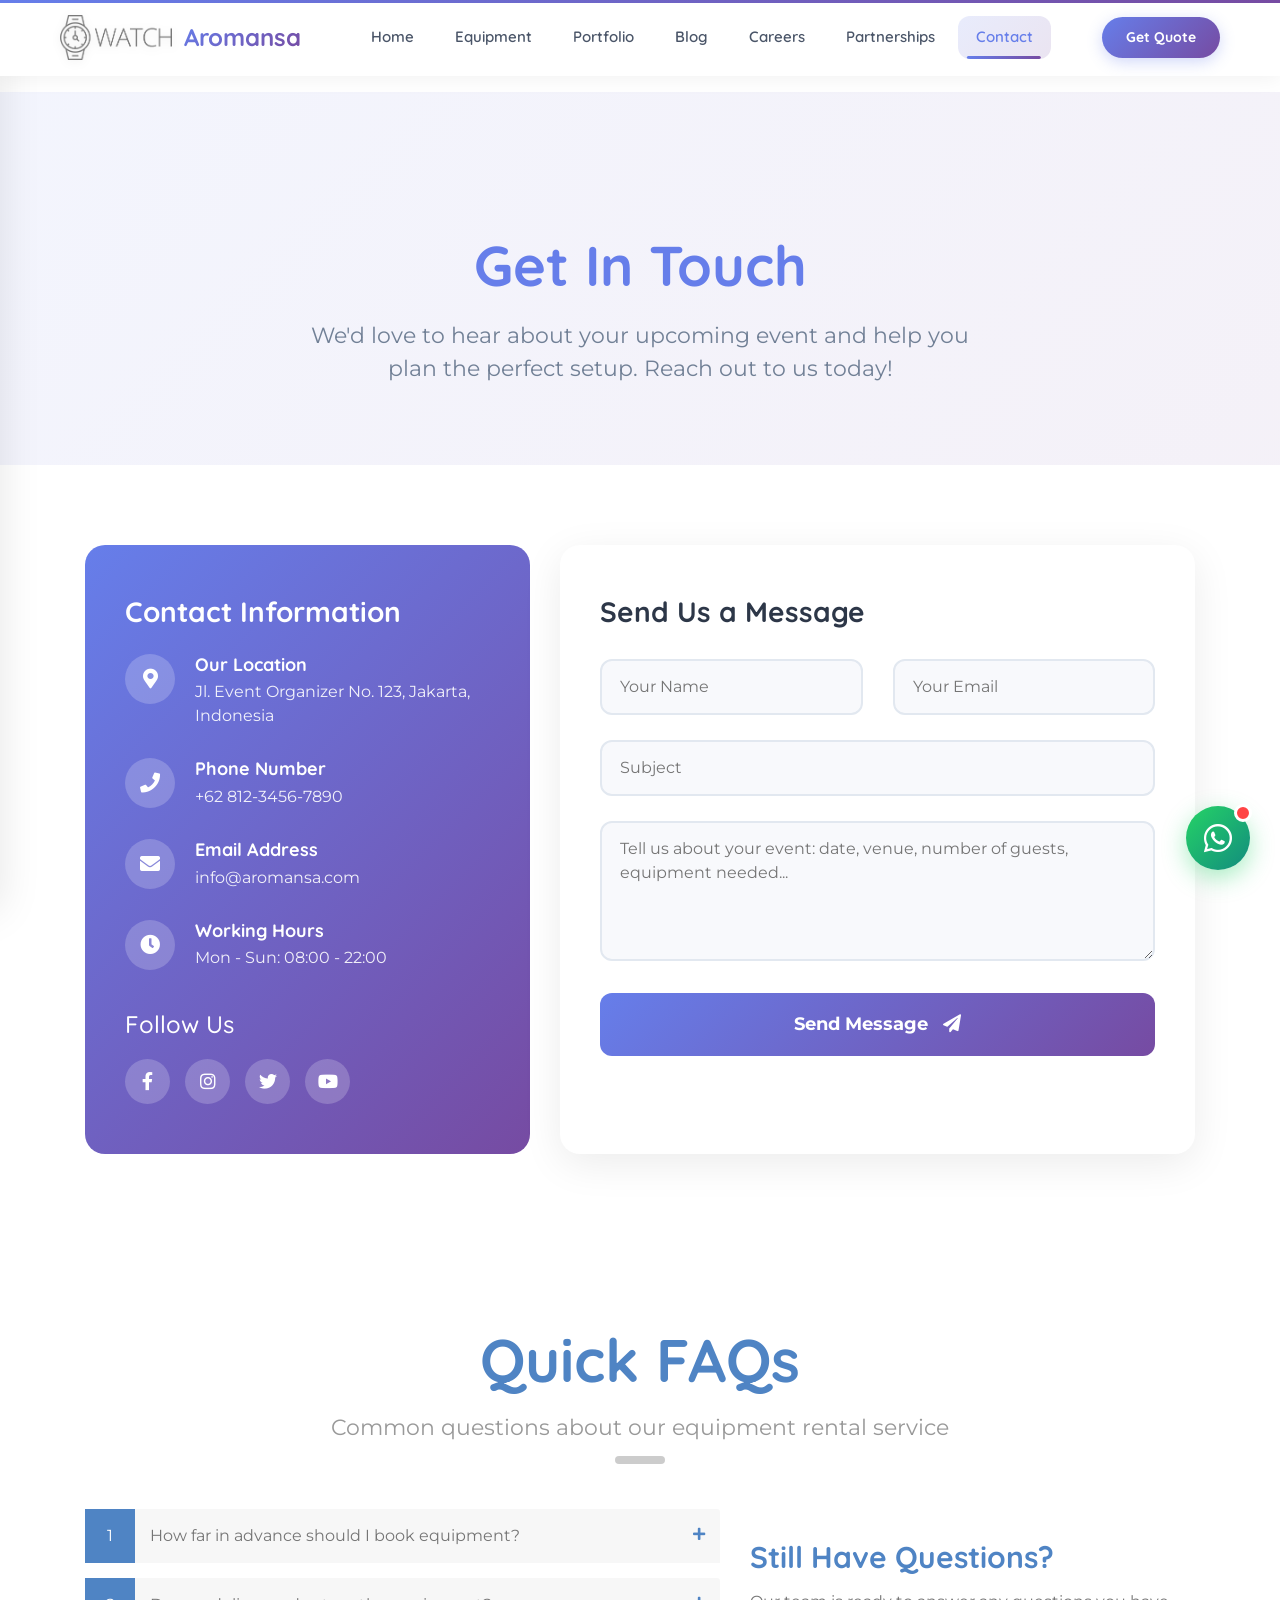
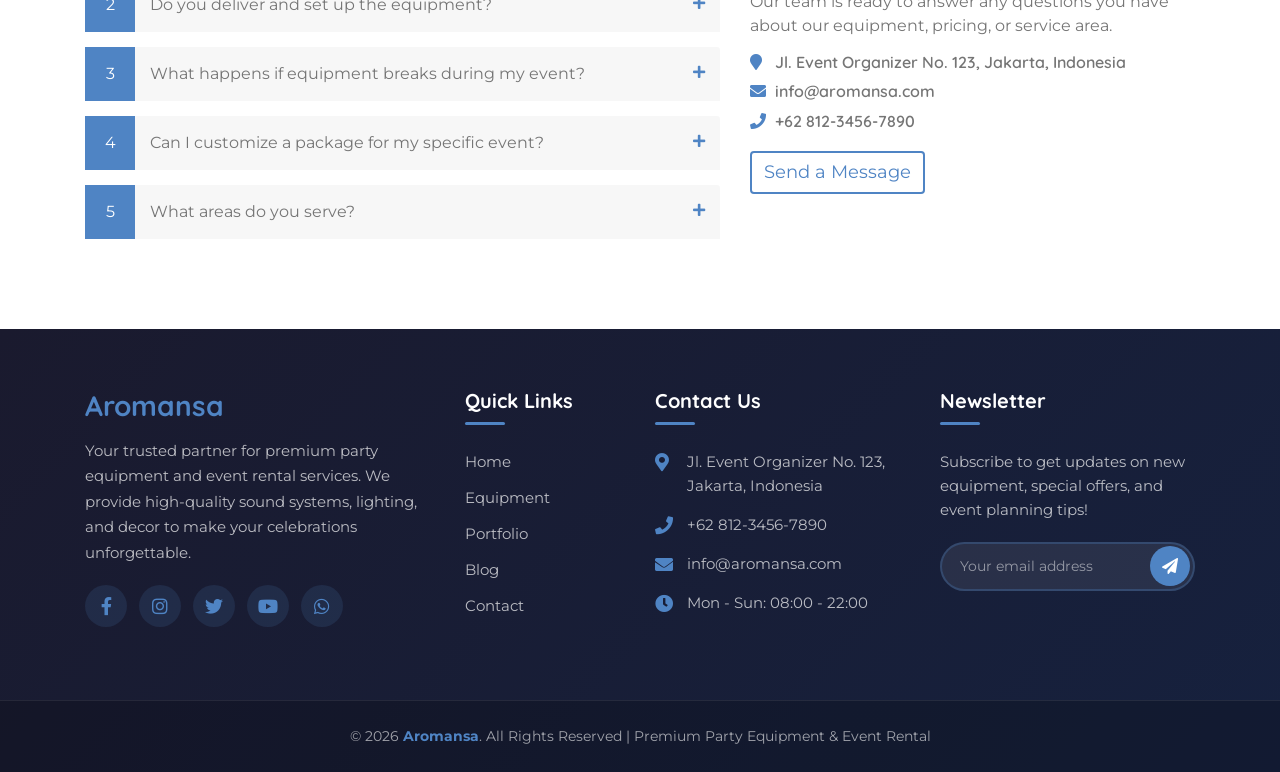
<file: contact.html>
<!DOCTYPE html>
<html lang="en">
<head>
    <meta charset="utf-8">
    <title>Aromansa - Contact Us for Party Equipment Rental</title>
    <meta content="width=device-width, initial-scale=1.0" name="viewport">
    <meta content="contact aromansa, party equipment rental, event rental quote, get in touch" name="keywords">
    <meta content="Contact Aromansa for party equipment rentals, event planning consultations, and custom quotes. We are here to help make your event unforgettable." name="description">

    <!-- Favicon -->
    <link href="img/favicon.ico" rel="icon">

    <!-- Google Fonts -->
    <link href="https://fonts.googleapis.com/css?family=Montserrat:400|Quicksand:500,600,700&display=swap" rel="stylesheet">

    <!-- CSS Libraries -->
    <link href="https://stackpath.bootstrapcdn.com/bootstrap/4.4.1/css/bootstrap.min.css" rel="stylesheet">
    <link href="https://cdnjs.cloudflare.com/ajax/libs/font-awesome/5.10.0/css/all.min.css" rel="stylesheet">

    <!-- Template Stylesheet -->
    <link href="css/style.css" rel="stylesheet">
</head>

<body>
    <!-- Nav Start -->
    <header id="nav">
        <div class="nav-container">
            <div class="nav-left">
                <div id="logo">
                    <a href="index.html">
                        <img src="img/logo.png" alt="Aromansa Logo" />
                        <span class="logo-text">Aromansa</span>
                    </a>
                </div>
            </div>

            <nav id="nav-menu-container" aria-label="Main navigation">
                <ul class="nav-menu">
                    <li><a href="index.html"><span class="nav-text">Home</span><span class="nav-indicator"></span></a></li>
                    <li><a href="equipment.html"><span class="nav-text">Equipment</span><span class="nav-indicator"></span></a></li>
                    <li><a href="portfolio.html"><span class="nav-text">Portfolio</span><span class="nav-indicator"></span></a></li>
                    <li><a href="blog.html"><span class="nav-text">Blog</span><span class="nav-indicator"></span></a></li>
                    <li><a href="careers.html"><span class="nav-text">Careers</span><span class="nav-indicator"></span></a></li>
                    <li><a href="partners.html"><span class="nav-text">Partnerships</span><span class="nav-indicator"></span></a></li>
                    <li class="menu-active"><a href="contact.html"><span class="nav-text">Contact</span><span class="nav-indicator"></span></a></li>
                </ul>
            </nav>

            <div class="nav-right">
                <a href="contact.html" class="nav-cta">Get Quote</a>
                <a href="#" id="mobile-nav-toggle" aria-label="Toggle mobile navigation">
                    <span class="hamburger">
                        <span class="hamburger-line"></span>
                        <span class="hamburger-line"></span>
                        <span class="hamburger-line"></span>
                    </span>
                </a>
            </div>
        </div>
    </header>
    <!-- Nav End -->

    <main>
        <!-- Contact Hero -->
        <section class="contact-hero">
            <div class="container">
                <h1>Get In Touch</h1>
                <p>We'd love to hear about your upcoming event and help you plan the perfect setup. Reach out to us today!</p>
            </div>
        </section>

        <!-- Contact Cards Grid -->
        <section class="contact-cards-grid">
            <div class="container">
                <div class="row">
                    <div class="col-lg-5">
                        <div class="contact-info-card">
                            <h3>Contact Information</h3>
                            <div class="contact-info-item">
                                <i class="fa fa-map-marker-alt"></i>
                                <div class="info-content">
                                    <h4>Our Location</h4>
                                    <p>Jl. Event Organizer No. 123, Jakarta, Indonesia</p>
                                </div>
                            </div>
                            <div class="contact-info-item">
                                <i class="fa fa-phone"></i>
                                <div class="info-content">
                                    <h4>Phone Number</h4>
                                    <p>+62 812-3456-7890</p>
                                </div>
                            </div>
                            <div class="contact-info-item">
                                <i class="fa fa-envelope"></i>
                                <div class="info-content">
                                    <h4>Email Address</h4>
                                    <p>info@aromansa.com</p>
                                </div>
                            </div>
                            <div class="contact-info-item">
                                <i class="fa fa-clock"></i>
                                <div class="info-content">
                                    <h4>Working Hours</h4>
                                    <p>Mon - Sun: 08:00 - 22:00</p>
                                </div>
                            </div>

                            <div style="margin-top: 40px;">
                                <h4 style="color: #ffffff; margin-bottom: 20px;">Follow Us</h4>
                                <div style="display: flex; gap: 15px;">
                                    <a href="#" style="display: flex; align-items: center; justify-content: center; width: 45px; height: 45px; background: rgba(255, 255, 255, 0.2); border-radius: 50%; color: #ffffff; font-size: 18px; transition: all 0.3s ease;"><i class="fab fa-facebook-f"></i></a>
                                    <a href="#" style="display: flex; align-items: center; justify-content: center; width: 45px; height: 45px; background: rgba(255, 255, 255, 0.2); border-radius: 50%; color: #ffffff; font-size: 18px; transition: all 0.3s ease;"><i class="fab fa-instagram"></i></a>
                                    <a href="#" style="display: flex; align-items: center; justify-content: center; width: 45px; height: 45px; background: rgba(255, 255, 255, 0.2); border-radius: 50%; color: #ffffff; font-size: 18px; transition: all 0.3s ease;"><i class="fab fa-twitter"></i></a>
                                    <a href="#" style="display: flex; align-items: center; justify-content: center; width: 45px; height: 45px; background: rgba(255, 255, 255, 0.2); border-radius: 50%; color: #ffffff; font-size: 18px; transition: all 0.3s ease;"><i class="fab fa-youtube"></i></a>
                                </div>
                            </div>
                        </div>
                    </div>
                    <div class="col-lg-7">
                        <div class="contact-form-modern">
                            <h3>Send Us a Message</h3>
                            <form id="contactForm" action="#" method="POST">
                                <div class="row">
                                    <div class="col-md-6">
                                        <div class="form-group-modern">
                                            <input type="text" name="name" placeholder="Your Name" required aria-label="Your Name">
                                        </div>
                                    </div>
                                    <div class="col-md-6">
                                        <div class="form-group-modern">
                                            <input type="email" name="email" placeholder="Your Email" required aria-label="Your Email">
                                        </div>
                                    </div>
                                </div>
                                <div class="form-group-modern">
                                    <input type="text" name="subject" placeholder="Subject" required aria-label="Subject">
                                </div>
                                <div class="form-group-modern">
                                    <textarea name="message" placeholder="Tell us about your event: date, venue, number of guests, equipment needed..." required aria-label="Your Message"></textarea>
                                </div>
                                <button type="submit" class="btn-submit-modern">Send Message <i class="fa fa-paper-plane" style="margin-left: 10px;"></i></button>
                            </form>
                        </div>
                    </div>
                </div>
            </div>
        </section>

        <!-- FAQs Section -->
        <section id="faqs">
            <div class="container">
                <div class="section-header">
                    <h2>Quick FAQs</h2>
                    <p>Common questions about our equipment rental service</p>
                </div>
                <div class="row align-items-center">
                    <div class="col-md-7">
                        <div id="accordion">
                            <div class="card">
                                <div class="card-header">
                                    <span>1</span>
                                    <a class="card-link" data-toggle="collapse" href="#collapseOne">
                                        How far in advance should I book equipment?
                                    </a>
                                </div>
                                <div id="collapseOne" class="collapse" data-parent="#accordion">
                                    <div class="card-body">
                                        We recommend booking at least 2-4 weeks in advance for standard events, and 2-3 months for large-scale events like weddings or corporate galas. This ensures equipment availability and gives us time to plan your setup in detail.
                                    </div>
                                </div>
                            </div>
                            <div class="card">
                                <div class="card-header">
                                    <span>2</span>
                                    <a class="card-link" data-toggle="collapse" href="#collapseTwo">
                                        Do you deliver and set up the equipment?
                                    </a>
                                </div>
                                <div id="collapseTwo" class="collapse" data-parent="#accordion">
                                    <div class="card-body">
                                        Yes! All of our rental packages include delivery, professional setup, and pickup after your event. Our team arrives early to ensure everything is tested and ready before your guests arrive.
                                    </div>
                                </div>
                            </div>
                            <div class="card">
                                <div class="card-header">
                                    <span>3</span>
                                    <a class="card-link" data-toggle="collapse" href="#collapseThree">
                                        What happens if equipment breaks during my event?
                                    </a>
                                </div>
                                <div id="collapseThree" class="collapse" data-parent="#accordion">
                                    <div class="card-body">
                                        All our equipment is fully tested before delivery and backed by our reliability guarantee. In the unlikely event of a technical issue, our 24/7 support line connects you with a technician who can resolve most problems remotely or dispatch a replacement immediately.
                                    </div>
                                </div>
                            </div>
                            <div class="card">
                                <div class="card-header">
                                    <span>4</span>
                                    <a class="card-link" data-toggle="collapse" href="#collapseFour">
                                        Can I customize a package for my specific event?
                                    </a>
                                </div>
                                <div id="collapseFour" class="collapse" data-parent="#accordion">
                                    <div class="card-body">
                                        Absolutely! We offer fully customizable packages tailored to your event type, venue, guest count, and budget. Contact us with your requirements and our team will put together a personalized quote for you.
                                    </div>
                                </div>
                            </div>
                            <div class="card">
                                <div class="card-header">
                                    <span>5</span>
                                    <a class="card-link" data-toggle="collapse" href="#collapseFive">
                                        What areas do you serve?
                                    </a>
                                </div>
                                <div id="collapseFive" class="collapse" data-parent="#accordion">
                                    <div class="card-body">
                                        We primarily serve the Jakarta metropolitan area and surrounding regions. For events outside our standard service area, please contact us and we will arrange logistics on a case-by-case basis.
                                    </div>
                                </div>
                            </div>
                        </div>
                    </div>

                    <div class="col-md-5">
                        <div class="contact-info">
                            <h2>Still Have Questions?</h2>
                            <p>Our team is ready to answer any questions you have about our equipment, pricing, or service area.</p>
                            <h3><i class="fa fa-map-marker"></i>Jl. Event Organizer No. 123, Jakarta, Indonesia</h3>
                            <h3><i class="fa fa-envelope"></i>info@aromansa.com</h3>
                            <h3><i class="fa fa-phone"></i>+62 812-3456-7890</h3>
                            <a class="btn" href="#contact">Send a Message</a>
                        </div>
                    </div>
                </div>
            </div>
        </section>
    </main>

    <!-- Footer Start -->
    <footer id="footer">
        <div class="footer-top">
            <div class="container">
                <div class="row">
                    <div class="col-lg-4 col-md-6 footer-info">
                        <h3><span>Aromansa</span></h3>
                        <p>Your trusted partner for premium party equipment and event rental services. We provide high-quality sound systems, lighting, and decor to make your celebrations unforgettable.</p>
                        <div class="footer-social">
                            <a href="#" aria-label="Facebook"><i class="fab fa-facebook-f"></i></a>
                            <a href="#" aria-label="Instagram"><i class="fab fa-instagram"></i></a>
                            <a href="#" aria-label="Twitter"><i class="fab fa-twitter"></i></a>
                            <a href="#" aria-label="YouTube"><i class="fab fa-youtube"></i></a>
                            <a href="#" aria-label="WhatsApp"><i class="fab fa-whatsapp"></i></a>
                        </div>
                    </div>
                    <div class="col-lg-2 col-md-6 footer-links">
                        <h4>Quick Links</h4>
                        <ul>
                            <li><a href="index.html">Home</a></li>
                            <li><a href="equipment.html">Equipment</a></li>
                            <li><a href="portfolio.html">Portfolio</a></li>
                            <li><a href="blog.html">Blog</a></li>
                            <li><a href="contact.html">Contact</a></li>
                        </ul>
                    </div>
                    <div class="col-lg-3 col-md-6 footer-contact">
                        <h4>Contact Us</h4>
                        <p><i class="fa fa-map-marker-alt"></i> <span>Jl. Event Organizer No. 123, Jakarta, Indonesia</span></p>
                        <p><i class="fa fa-phone"></i> <a href="tel:+6281234567890">+62 812-3456-7890</a></p>
                        <p><i class="fa fa-envelope"></i> <a href="mailto:info@aromansa.com">info@aromansa.com</a></p>
                        <p><i class="fa fa-clock"></i> <span>Mon - Sun: 08:00 - 22:00</span></p>
                    </div>
                    <div class="col-lg-3 col-md-6 footer-newsletter">
                        <h4>Newsletter</h4>
                        <p>Subscribe to get updates on new equipment, special offers, and event planning tips!</p>
                        <form class="newsletter-form" action="#" method="post">
                            <input type="email" name="email" placeholder="Your email address" required>
                            <button type="submit" aria-label="Subscribe"><i class="fa fa-paper-plane"></i></button>
                        </form>
                    </div>
                </div>
            </div>
        </div>
        <div class="footer-bottom">
            <div class="container">
                <div class="footer-copyright">
                    <p>&copy; 2026 <a href="index.html">Aromansa</a>. All Rights Reserved | Premium Party Equipment &amp; Event Rental</p>
                </div>
            </div>
        </div>
    </footer>
    <!-- Footer End -->

    <!-- Back to Top -->
    <a href="#" class="back-to-top"><i class="fa fa-chevron-up"></i></a>

    <!-- Mobile Nav Overlay -->
    <div id="mobile-body-overly"></div>
    <nav id="mobile-nav">
        <ul>
            <li><a href="index.html"><span class="nav-text">Home</span></a></li>
            <li><a href="equipment.html"><span class="nav-text">Equipment</span></a></li>
            <li><a href="portfolio.html"><span class="nav-text">Portfolio</span></a></li>
            <li><a href="blog.html"><span class="nav-text">Blog</span></a></li>
            <li><a href="careers.html"><span class="nav-text">Careers</span></a></li>
            <li><a href="partners.html"><span class="nav-text">Partnerships</span></a></li>
            <li class="menu-active"><a href="contact.html"><span class="nav-text">Contact</span></a></li>
        </ul>
    </nav>

    <!-- JavaScript Libraries -->
    <script src="https://code.jquery.com/jquery-3.4.1.min.js"></script>
    <script src="https://stackpath.bootstrapcdn.com/bootstrap/4.4.1/js/bootstrap.bundle.min.js"></script>

    <!-- Template Javascript -->
    <script src="js/main.js"></script>
</body>
</html>
</file>
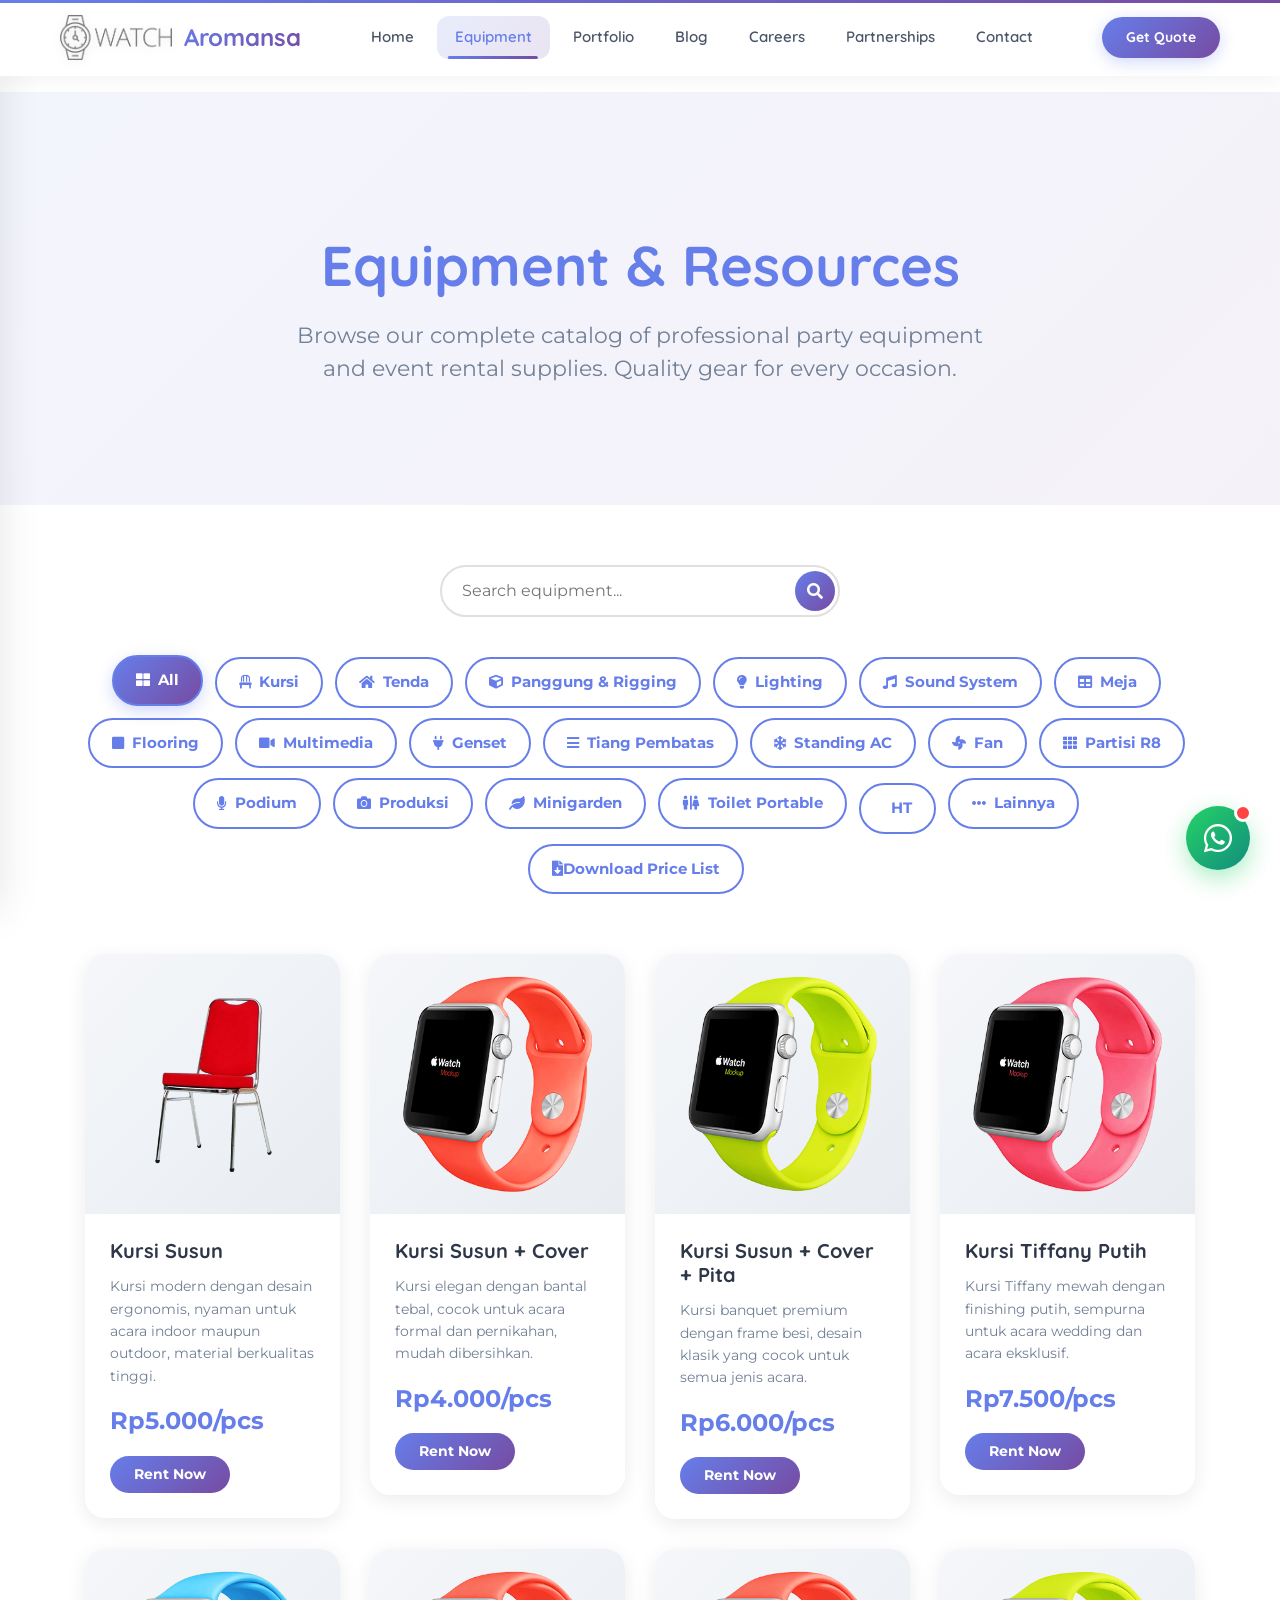
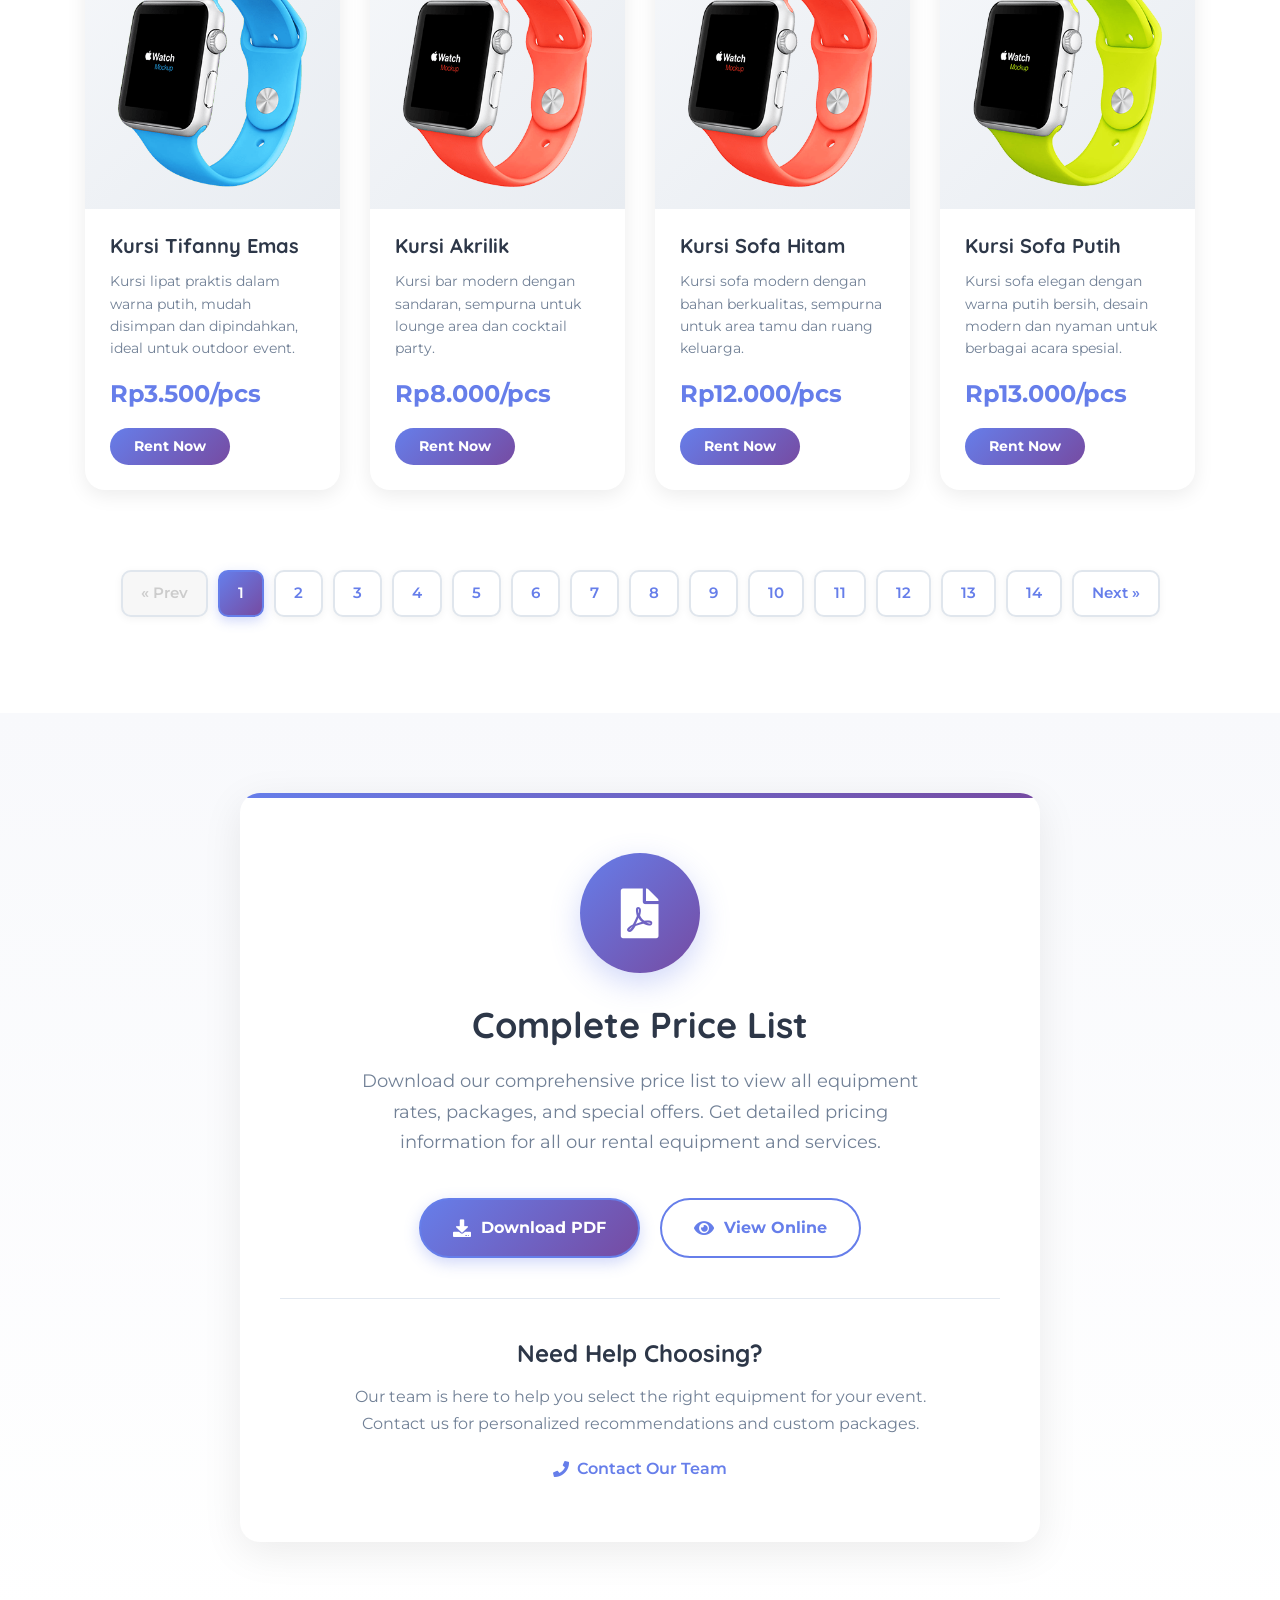
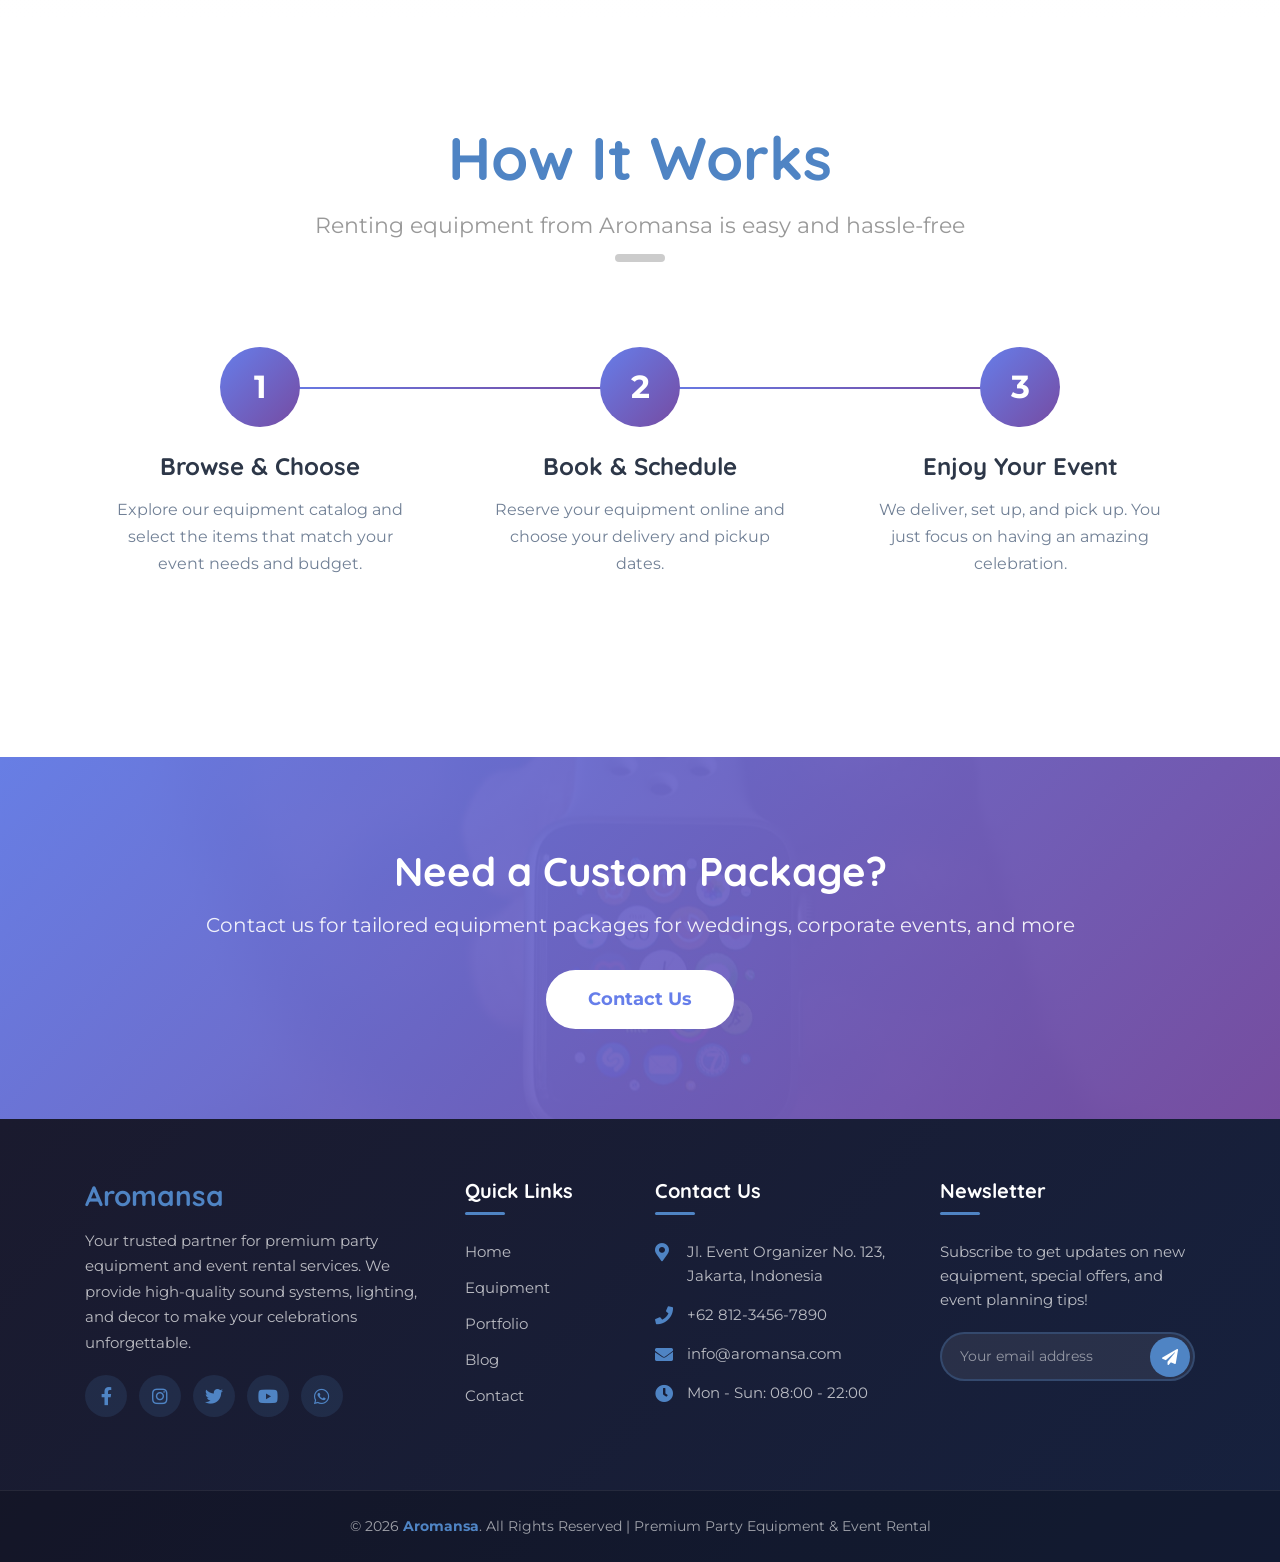
<file: equipment.html>
<!DOCTYPE html>
<html lang="en">
<head>
    <meta charset="utf-8">
    <title>Aromansa - Party Equipment & Event Rental Catalog</title>
    <meta content="width=device-width, initial-scale=1.0" name="viewport">
    <meta content="party equipment rental, sound systems, lighting, DJ equipment, event supplies" name="keywords">
    <meta content="Browse our complete catalog of party equipment and event rental supplies. Professional sound systems, lighting, DJ gear, and more for any occasion." name="description">

    <!-- Favicon -->
    <link href="img/favicon.ico" rel="icon">

    <!-- Google Fonts -->
    <link href="https://fonts.googleapis.com/css?family=Montserrat:400|Quicksand:500,600,700&display=swap" rel="stylesheet">

    <!-- CSS Libraries -->
    <link href="https://stackpath.bootstrapcdn.com/bootstrap/4.4.1/css/bootstrap.min.css" rel="stylesheet">
    <link href="https://cdnjs.cloudflare.com/ajax/libs/font-awesome/5.10.0/css/all.min.css" rel="stylesheet">

    <!-- Template Stylesheet -->
    <link href="css/style.css" rel="stylesheet">
</head>

<body>
    <!-- Nav Start -->
    <header id="nav">
        <div class="nav-container">
            <div class="nav-left">
                <div id="logo">
                    <a href="index.html">
                        <img src="img/logo.png" alt="Aromansa Logo" />
                        <span class="logo-text">Aromansa</span>
                    </a>
                </div>
            </div>

            <nav id="nav-menu-container" aria-label="Main navigation">
                <ul class="nav-menu">
                    <li><a href="index.html"><span class="nav-text">Home</span><span class="nav-indicator"></span></a></li>
                    <li class="menu-active"><a href="equipment.html"><span class="nav-text">Equipment</span><span class="nav-indicator"></span></a></li>
                    <li><a href="portfolio.html"><span class="nav-text">Portfolio</span><span class="nav-indicator"></span></a></li>
                    <li><a href="blog.html"><span class="nav-text">Blog</span><span class="nav-indicator"></span></a></li>
                    <li><a href="careers.html"><span class="nav-text">Careers</span><span class="nav-indicator"></span></a></li>
                    <li><a href="partners.html"><span class="nav-text">Partnerships</span><span class="nav-indicator"></span></a></li>
                    <li><a href="contact.html"><span class="nav-text">Contact</span><span class="nav-indicator"></span></a></li>
                </ul>
            </nav>

            <div class="nav-right">
                <a href="contact.html" class="nav-cta">Get Quote</a>
                <a href="#" id="mobile-nav-toggle" aria-label="Toggle mobile navigation">
                    <span class="hamburger">
                        <span class="hamburger-line"></span>
                        <span class="hamburger-line"></span>
                        <span class="hamburger-line"></span>
                    </span>
                </a>
            </div>
        </div>
    </header>
    <!-- Nav End -->

    <main>
        <!-- Equipment Hero -->
        <section class="equipment-hero">
            <div class="container">
                <h1>Equipment & Resources</h1>
                <p>Browse our complete catalog of professional party equipment and event rental supplies. Quality gear for every occasion.</p>
            </div>
        </section>

        <!-- Equipment Catalog -->
        <section id="equipment" style="padding: 60px 0 80px; background: #ffffff;">
            <div class="container">
                <!-- Search Bar -->
                <div class="equipment-search text-center" style="margin-bottom: 40px;">
                    <div class="search-container">
                        <input type="text" id="equipment-search" placeholder="Search equipment..." class="search-input">
                        <button type="button" class="search-btn" id="search-btn">
                            <i class="fa fa-search"></i>
                        </button>
                    </div>
                </div>

                <div class="equipment-filter text-center" style="margin-bottom: 50px;">
                    <button class="filter-btn active" data-filter="all"><i class="fa fa-th-large"></i> All</button>
                    <button class="filter-btn" data-filter="kursi"><i class="fa fa-chair"></i> Kursi</button>
                    <button class="filter-btn" data-filter="tenda"><i class="fa fa-home"></i> Tenda</button>
                    <button class="filter-btn" data-filter="panggung"><i class="fa fa-cube"></i> Panggung & Rigging</button>
                    <button class="filter-btn" data-filter="lighting"><i class="fa fa-lightbulb"></i> Lighting</button>
                    <button class="filter-btn" data-filter="sound"><i class="fa fa-music"></i> Sound System</button>
                    <button class="filter-btn" data-filter="meja"><i class="fa fa-table"></i> Meja</button>
                    <button class="filter-btn" data-filter="flooring"><i class="fa fa-square"></i> Flooring</button>
                    <button class="filter-btn" data-filter="multimedia"><i class="fa fa-video"></i> Multimedia</button>
                    <button class="filter-btn" data-filter="genset"><i class="fa fa-plug"></i> Genset</button>
                    <button class="filter-btn" data-filter="tiang"><i class="fa fa-bars"></i> Tiang Pembatas</button>
                    <button class="filter-btn" data-filter="ac"><i class="fa fa-snowflake"></i> Standing AC</button>
                    <button class="filter-btn" data-filter="fan"><i class="fa fa-fan"></i> Fan</button>
                    <button class="filter-btn" data-filter="partisi"><i class="fa fa-th"></i> Partisi R8</button>
                    <button class="filter-btn" data-filter="podium"><i class="fa fa-microphone"></i> Podium</button>
                    <button class="filter-btn" data-filter="produksi"><i class="fa fa-camera"></i> Produksi</button>
                    <button class="filter-btn" data-filter="minigarden"><i class="fa fa-leaf"></i> Minigarden</button>
                    <button class="filter-btn" data-filter="toilet"><i class="fa fa-restroom"></i> Toilet Portable</button>
                    <button class="filter-btn" data-filter="ht"><i class="fa fa-walkie-talkie"></i> HT</button>
                    <button class="filter-btn" data-filter="lainnya"><i class="fa fa-ellipsis-h"></i> Lainnya</button>
                    <a class="download-btn" href="Daftar-Harga-Ayudha-Event.pdf" download><i class="fa fa-file-download"></i> Download Price List</a>
                </div>
                
                <div class="row equipment-list" id="equipment-container">
                    <!-- Equipment items will be injected by JavaScript -->
                </div>

                <!-- Equipment Pagination -->
                <nav aria-label="Equipment pagination" class="equipment-pagination" id="equipment-pagination">
                    <!-- Pagination will be injected by JavaScript -->
                </nav>
            </div>
        </section>

        <!-- Price List Section -->
        <section class="price-list-container">
            <div class="container">
                <div class="price-list-card">
                    <div class="price-list-icon">
                        <i class="fas fa-file-pdf"></i>
                    </div>
                    <h2>Complete Price List</h2>
                    <p>Download our comprehensive price list to view all equipment rates, packages, and special offers. Get detailed pricing information for all our rental equipment and services.</p>
                    
                    <div class="price-list-buttons">
                        <a href="Daftar-Harga-Ayudha-Event.pdf" class="btn-primary" download>
                            <i class="fas fa-download"></i> Download PDF
                        </a>
                        <a href="Daftar-Harga-Ayudha-Event.pdf" class="btn-secondary" target="_blank">
                            <i class="fas fa-eye"></i> View Online
                        </a>
                    </div>
                    
                    <div class="price-list-contact">
                        <h3>Need Help Choosing?</h3>
                        <p>Our team is here to help you select the right equipment for your event. Contact us for personalized recommendations and custom packages.</p>
                        <a href="contact.html" class="contact-link">
                            <i class="fas fa-phone"></i> Contact Our Team
                        </a>
                    </div>
                </div>
            </div>
        </section>

        <!-- How It Works Modern -->
        <section class="how-it-works-modern">
            <div class="container">
                <div class="section-header">
                    <h2>How It Works</h2>
                    <p>Renting equipment from Aromansa is easy and hassle-free</p>
                </div>
                <div class="row">
                    <div class="col-md-4">
                        <div class="step-card">
                            <div class="step-number">1</div>
                            <div class="step-connector"></div>
                            <h3>Browse & Choose</h3>
                            <p>Explore our equipment catalog and select the items that match your event needs and budget.</p>
                        </div>
                    </div>
                    <div class="col-md-4">
                        <div class="step-card">
                            <div class="step-number">2</div>
                            <div class="step-connector"></div>
                            <h3>Book & Schedule</h3>
                            <p>Reserve your equipment online and choose your delivery and pickup dates.</p>
                        </div>
                    </div>
                    <div class="col-md-4">
                        <div class="step-card">
                            <div class="step-number">3</div>
                            <h3>Enjoy Your Event</h3>
                            <p>We deliver, set up, and pick up. You just focus on having an amazing celebration.</p>
                        </div>
                    </div>
                </div>
            </div>
        </section>

        <!-- CTA -->
        <section id="cta">
            <div class="container">
                <h2>Need a Custom Package?</h2>
                <p>Contact us for tailored equipment packages for weddings, corporate events, and more</p>
                <a class="btn" href="contact.html">Contact Us</a>
            </div>
        </section>
    </main>

    <!-- Footer Start -->
    <footer id="footer">
        <div class="footer-top">
            <div class="container">
                <div class="row">
                    <div class="col-lg-4 col-md-6 footer-info">
                        <h3><span>Aromansa</span></h3>
                        <p>Your trusted partner for premium party equipment and event rental services. We provide high-quality sound systems, lighting, and decor to make your celebrations unforgettable.</p>
                        <div class="footer-social">
                            <a href="#" aria-label="Facebook"><i class="fab fa-facebook-f"></i></a>
                            <a href="#" aria-label="Instagram"><i class="fab fa-instagram"></i></a>
                            <a href="#" aria-label="Twitter"><i class="fab fa-twitter"></i></a>
                            <a href="#" aria-label="YouTube"><i class="fab fa-youtube"></i></a>
                            <a href="#" aria-label="WhatsApp"><i class="fab fa-whatsapp"></i></a>
                        </div>
                    </div>
                    <div class="col-lg-2 col-md-6 footer-links">
                        <h4>Quick Links</h4>
                        <ul>
                            <li><a href="index.html">Home</a></li>
                            <li><a href="equipment.html">Equipment</a></li>
                            <li><a href="portfolio.html">Portfolio</a></li>
                            <li><a href="blog.html">Blog</a></li>
                            <li><a href="contact.html">Contact</a></li>
                        </ul>
                    </div>
                    <div class="col-lg-3 col-md-6 footer-contact">
                        <h4>Contact Us</h4>
                        <p><i class="fa fa-map-marker-alt"></i> <span>Jl. Event Organizer No. 123, Jakarta, Indonesia</span></p>
                        <p><i class="fa fa-phone"></i> <a href="tel:+6281234567890">+62 812-3456-7890</a></p>
                        <p><i class="fa fa-envelope"></i> <a href="mailto:info@aromansa.com">info@aromansa.com</a></p>
                        <p><i class="fa fa-clock"></i> <span>Mon - Sun: 08:00 - 22:00</span></p>
                    </div>
                    <div class="col-lg-3 col-md-6 footer-newsletter">
                        <h4>Newsletter</h4>
                        <p>Subscribe to get updates on new equipment, special offers, and event planning tips!</p>
                        <form class="newsletter-form" action="#" method="post">
                            <input type="email" name="email" placeholder="Your email address" required>
                            <button type="submit" aria-label="Subscribe"><i class="fa fa-paper-plane"></i></button>
                        </form>
                    </div>
                </div>
            </div>
        </div>
        <div class="footer-bottom">
            <div class="container">
                <div class="footer-copyright">
                    <p>&copy; 2026 <a href="index.html">Aromansa</a>. All Rights Reserved | Premium Party Equipment &amp; Event Rental</p>
                </div>
            </div>
        </div>
    </footer>
    <!-- Footer End -->

    <!-- Back to Top -->
    <a href="#" class="back-to-top"><i class="fa fa-chevron-up"></i></a>

    <!-- Mobile Nav Overlay -->
    <div id="mobile-body-overly"></div>
    <nav id="mobile-nav">
        <ul>
            <li><a href="index.html"><span class="nav-text">Home</span></a></li>
            <li class="menu-active"><a href="equipment.html"><span class="nav-text">Equipment</span></a></li>
            <li><a href="portfolio.html"><span class="nav-text">Portfolio</span></a></li>
            <li><a href="blog.html"><span class="nav-text">Blog</span></a></li>
            <li><a href="careers.html"><span class="nav-text">Careers</span></a></li>
            <li><a href="partners.html"><span class="nav-text">Partnerships</span></a></li>
            <li><a href="contact.html"><span class="nav-text">Contact</span></a></li>
        </ul>
    </nav>

    <!-- JavaScript Libraries -->
    <script src="https://code.jquery.com/jquery-3.4.1.min.js"></script>
    <script src="https://stackpath.bootstrapcdn.com/bootstrap/4.4.1/js/bootstrap.bundle.min.js"></script>

    <!-- Template Javascript -->
    <script src="js/main.js"></script>
    <script src="js/equipment.js"></script>
</body>
</html>
</file>
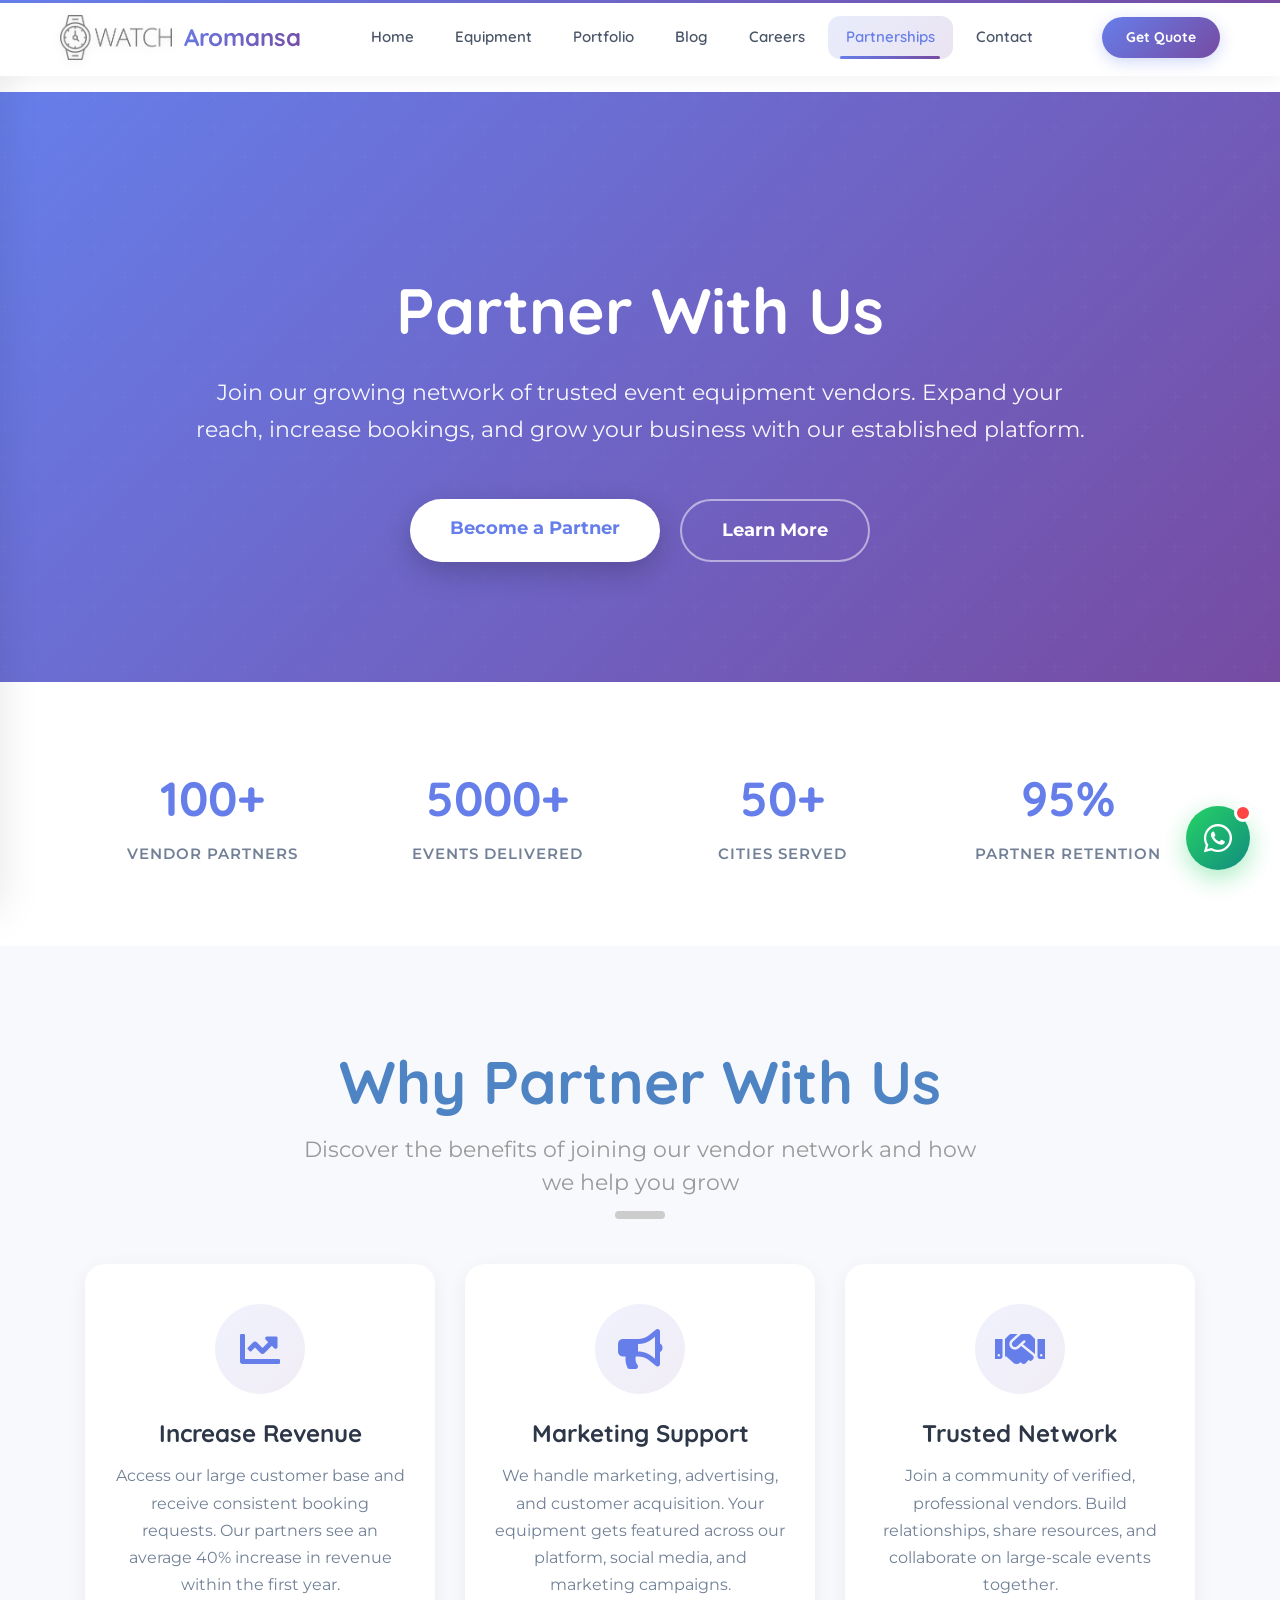
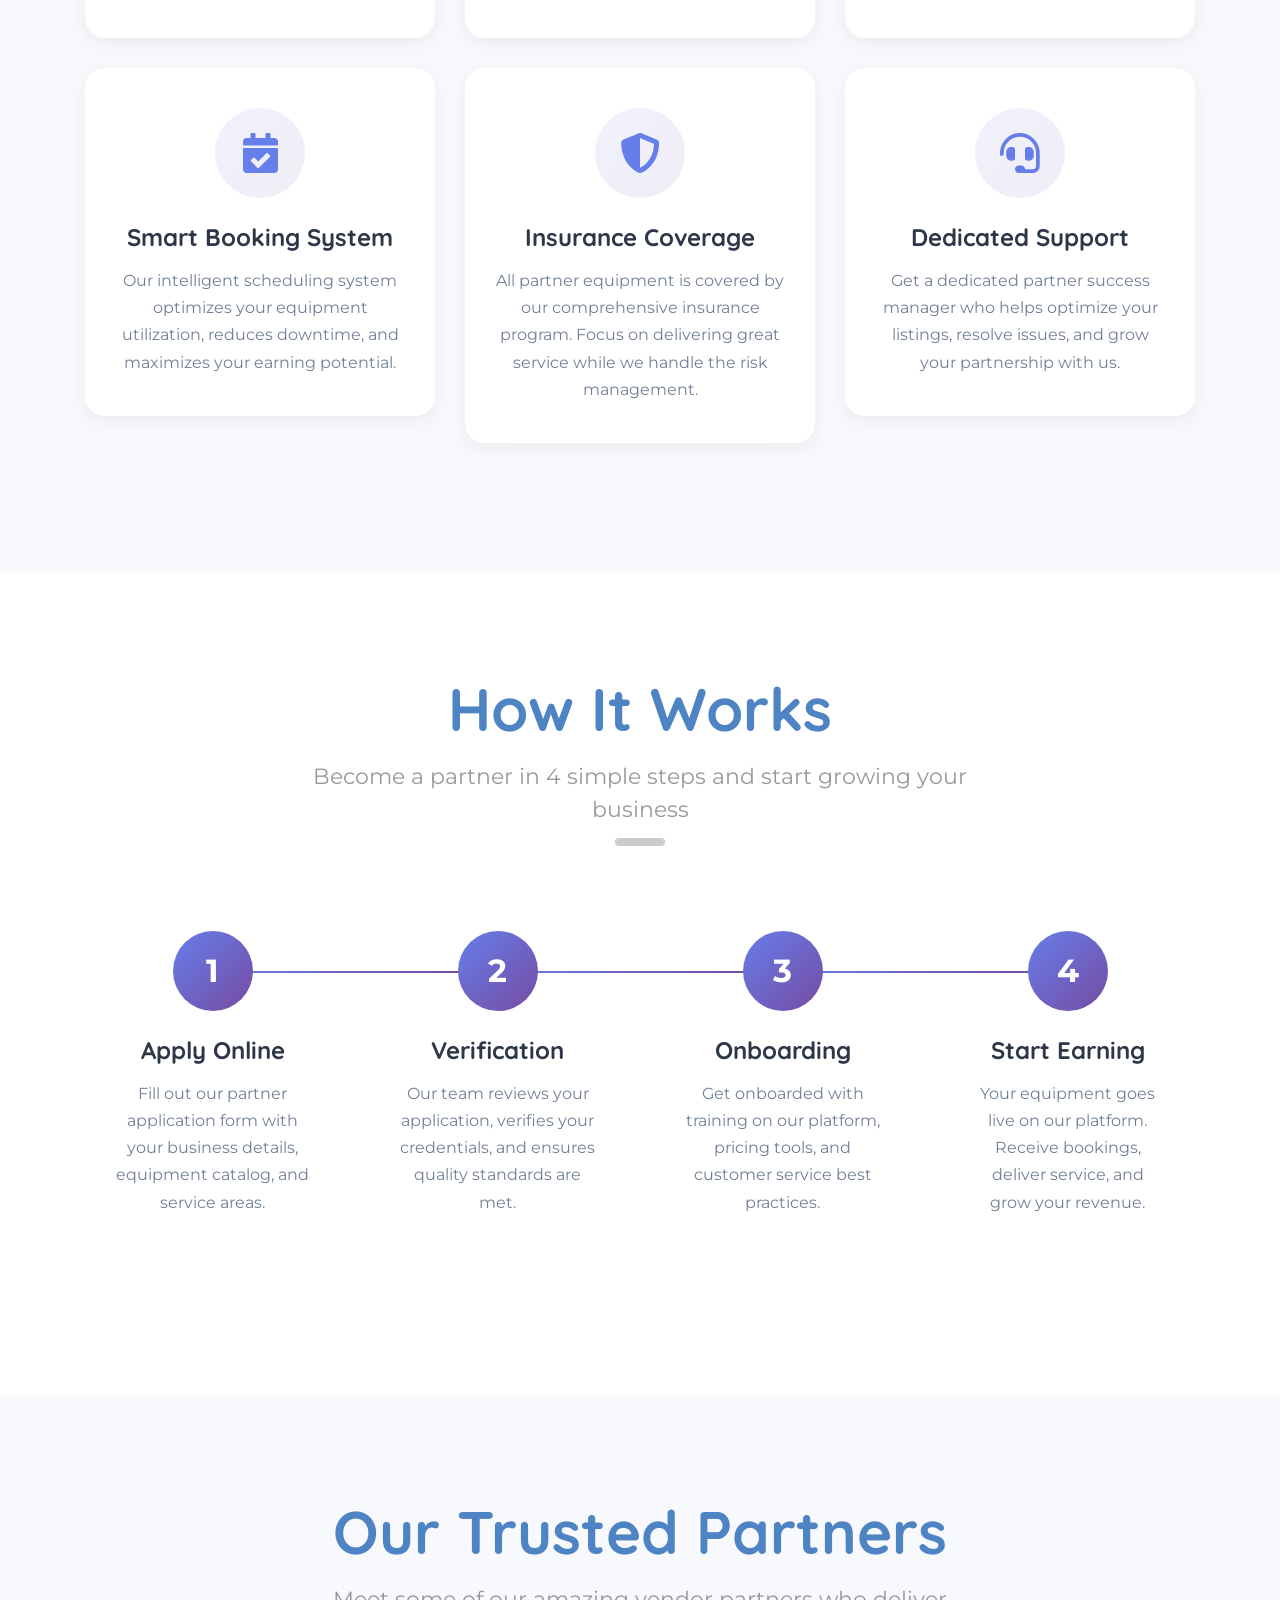
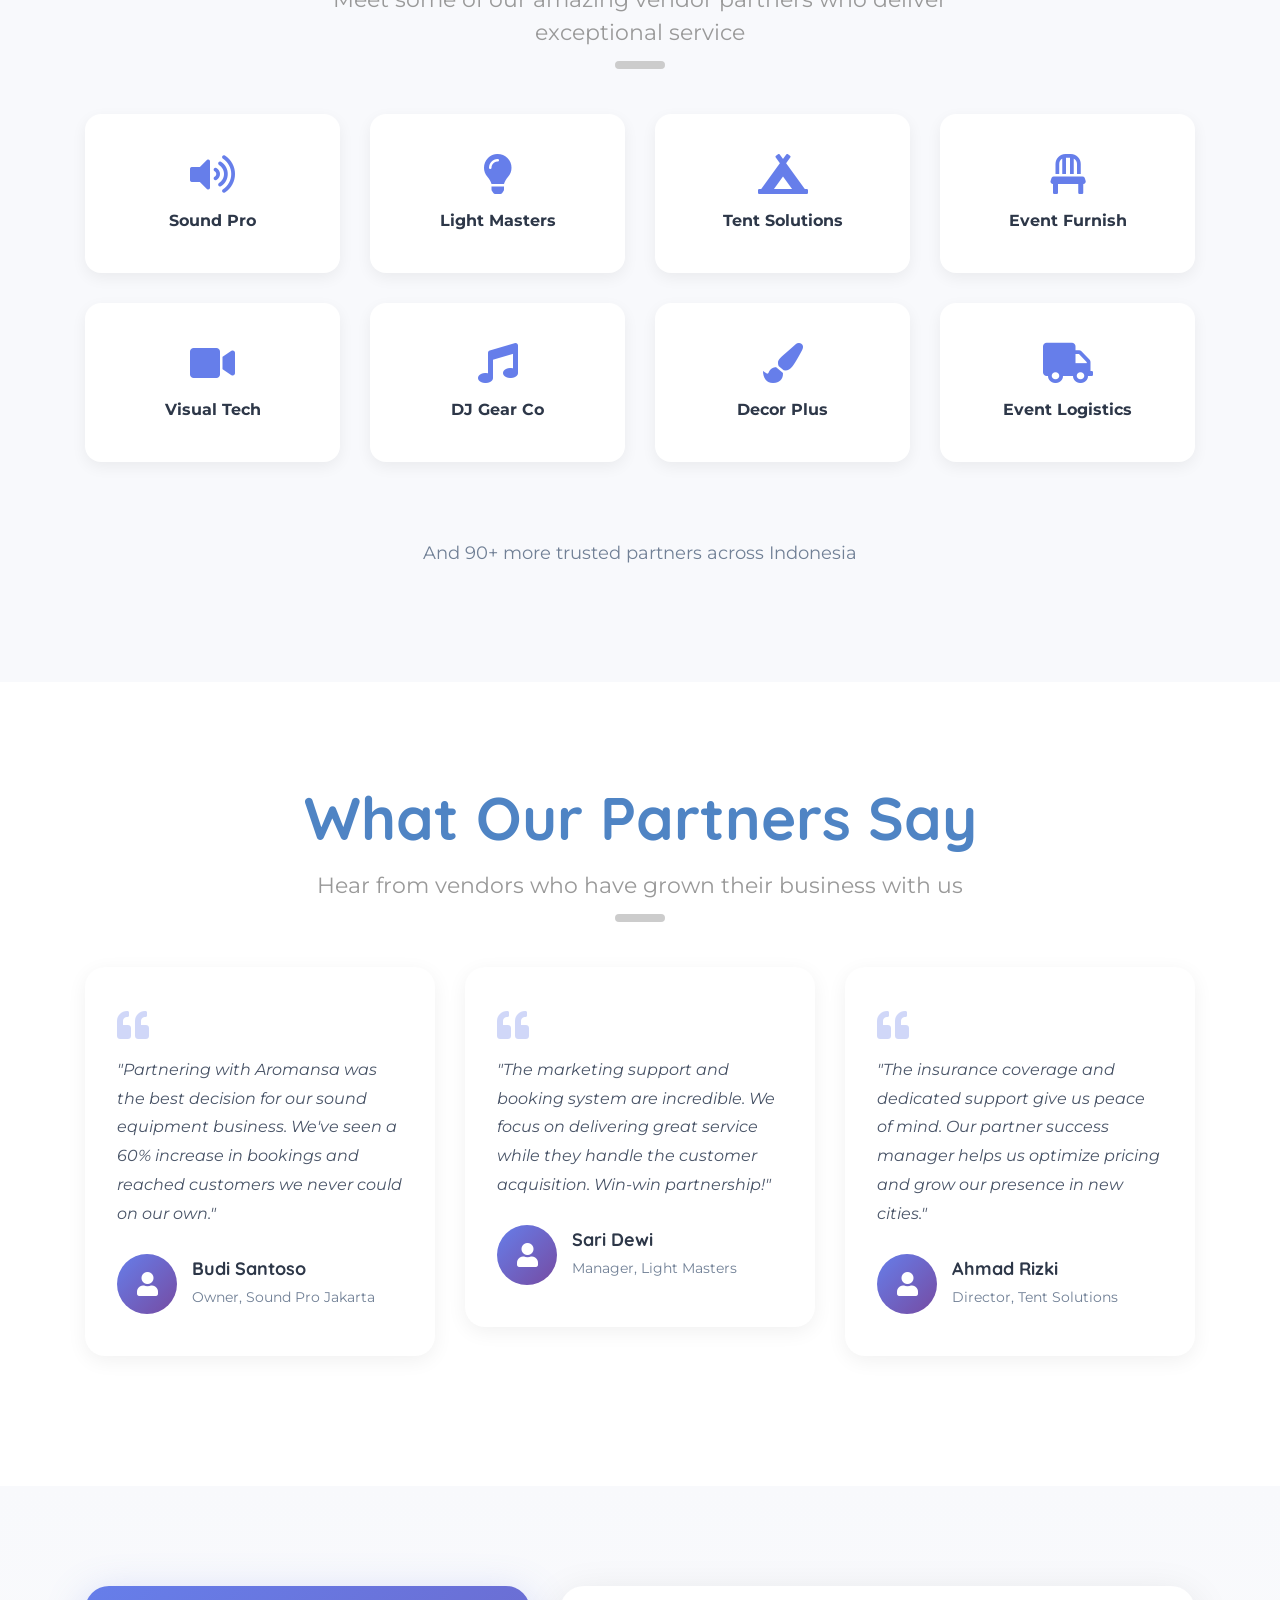
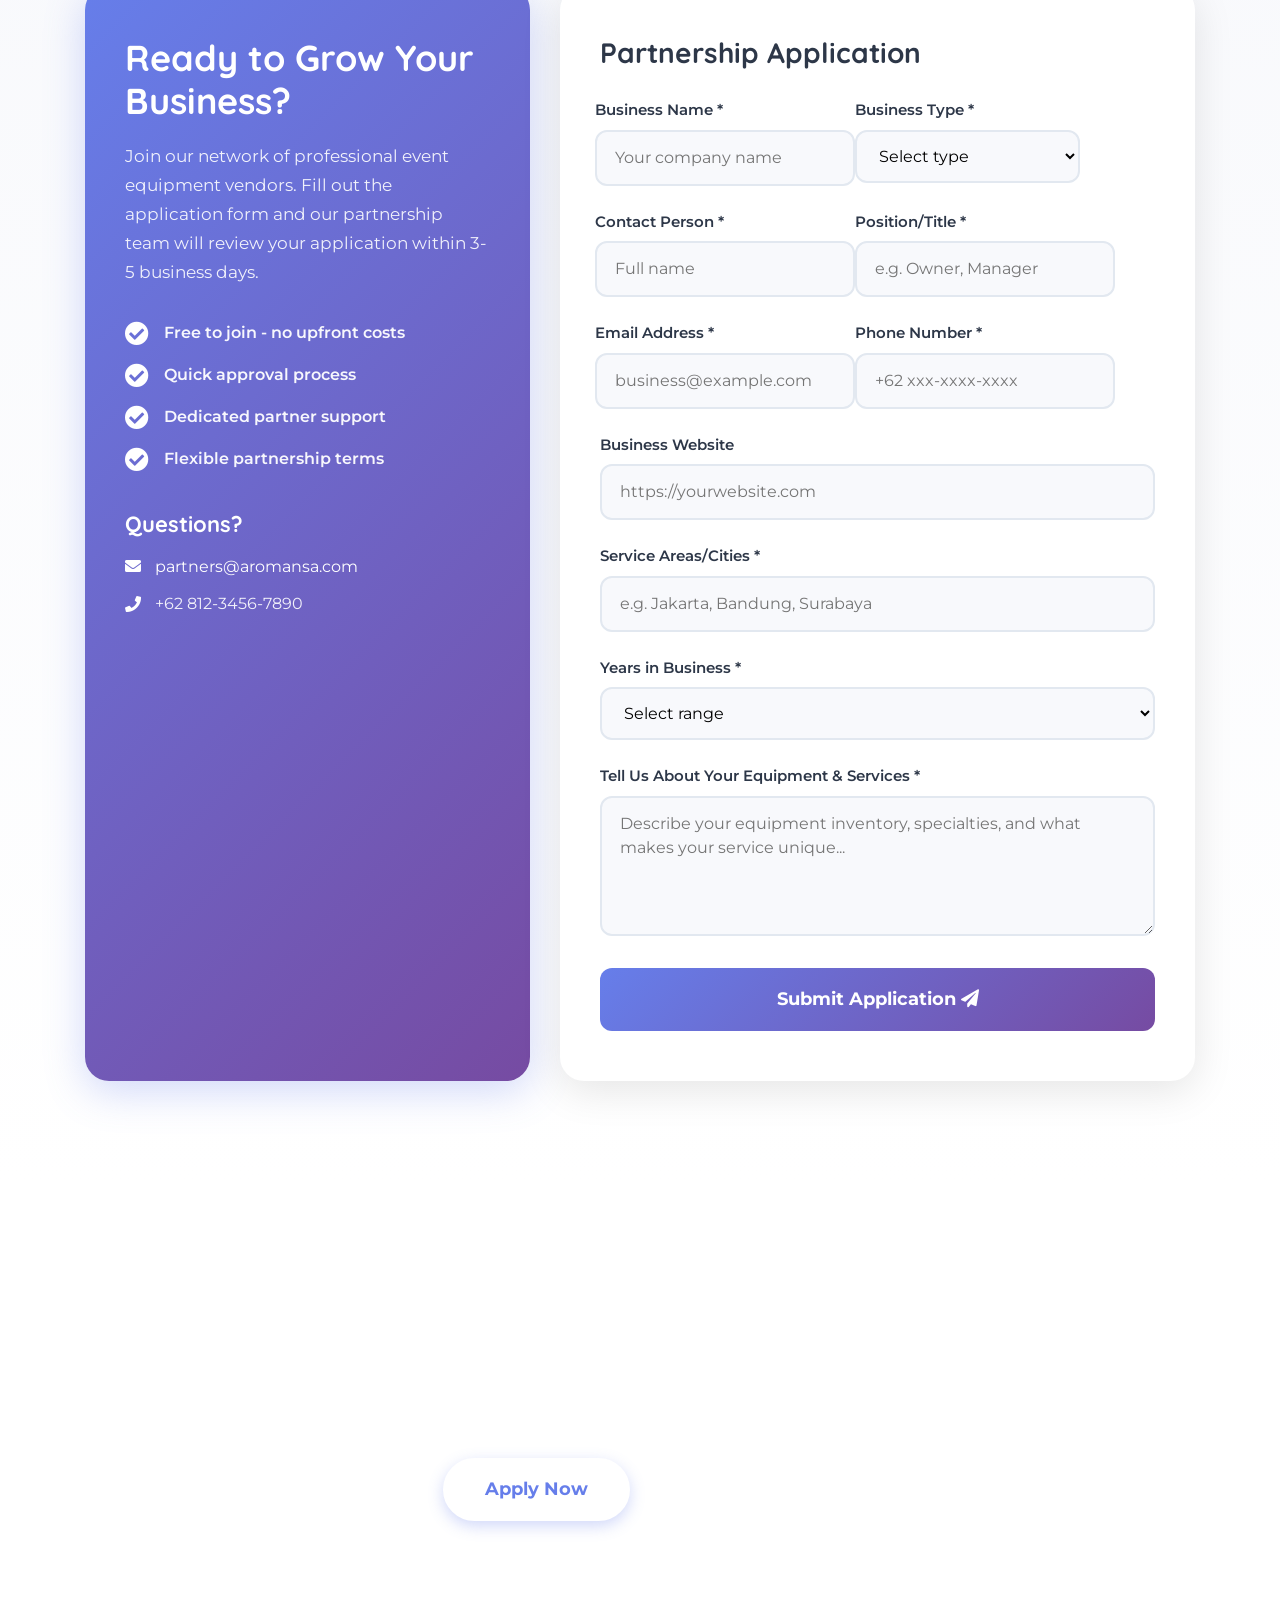
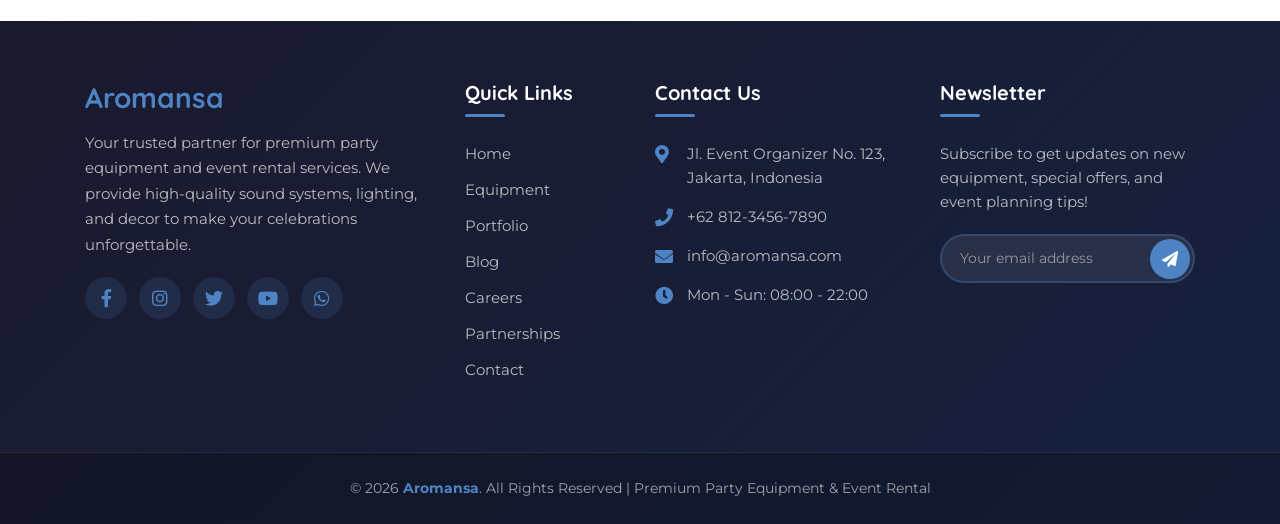
<file: partners.html>
<!DOCTYPE html>
<html lang="en">
<head>
    <meta charset="utf-8">
    <title>Partnerships - Become Our Partner</title>
    <meta content="width=device-width, initial-scale=1.0" name="viewport">
    <meta content="partnerships, vendor partners, event equipment vendors, collaborate" name="keywords">
    <meta content="Partner with us as an event equipment vendor. Grow your business with our network and reach more customers." name="description">

    <!-- Favicon -->
    <link href="img/favicon.ico" rel="icon">

    <!-- Google Fonts -->
    <link href="https://fonts.googleapis.com/css?family=Montserrat:400|Quicksand:500,600,700&display=swap" rel="stylesheet">

    <!-- CSS Libraries -->
    <link href="https://stackpath.bootstrapcdn.com/bootstrap/4.4.1/css/bootstrap.min.css" rel="stylesheet">
    <link href="https://cdnjs.cloudflare.com/ajax/libs/font-awesome/5.10.0/css/all.min.css" rel="stylesheet">

    <!-- Template Stylesheet -->
    <link href="css/style.css" rel="stylesheet">
</head>

<body>
    <!-- Nav Start -->
    <header id="nav">
        <div class="nav-container">
            <div class="nav-left">
                <div id="logo">
                    <a href="index.html">
                        <img src="img/logo.png" alt="Aromansa Logo" />
                        <span class="logo-text">Aromansa</span>
                    </a>
                </div>
            </div>

            <nav id="nav-menu-container" aria-label="Main navigation">
                <ul class="nav-menu">
                    <li><a href="index.html"><span class="nav-text">Home</span><span class="nav-indicator"></span></a></li>
                    <li><a href="equipment.html"><span class="nav-text">Equipment</span><span class="nav-indicator"></span></a></li>
                    <li><a href="portfolio.html"><span class="nav-text">Portfolio</span><span class="nav-indicator"></span></a></li>
                    <li><a href="blog.html"><span class="nav-text">Blog</span><span class="nav-indicator"></span></a></li>
                    <li><a href="careers.html"><span class="nav-text">Careers</span><span class="nav-indicator"></span></a></li>
                    <li class="menu-active"><a href="partners.html"><span class="nav-text">Partnerships</span><span class="nav-indicator"></span></a></li>
                    <li><a href="contact.html"><span class="nav-text">Contact</span><span class="nav-indicator"></span></a></li>
                </ul>
            </nav>

            <div class="nav-right">
                <a href="contact.html" class="nav-cta">Get Quote</a>
                <a href="#" id="mobile-nav-toggle" aria-label="Toggle mobile navigation">
                    <span class="hamburger">
                        <span class="hamburger-line"></span>
                        <span class="hamburger-line"></span>
                        <span class="hamburger-line"></span>
                    </span>
                </a>
            </div>
        </div>
    </header>
    <!-- Nav End -->

    <main>
        <!-- Partners Hero -->
        <section class="partners-hero">
            <div class="container">
                <div class="partners-hero-content">
                    <h1>Partner With Us</h1>
                    <p>Join our growing network of trusted event equipment vendors. Expand your reach, increase bookings, and grow your business with our established platform.</p>
                    <div class="hero-buttons">
                        <a href="#become-partner" class="btn-hero-primary">Become a Partner</a>
                        <a href="#how-it-works" class="btn-hero-secondary">Learn More</a>
                    </div>
                </div>
            </div>
            <div class="partners-hero-bg"></div>
        </section>

        <!-- Stats Section -->
        <section class="partners-stats-section">
            <div class="container">
                <div class="row">
                    <div class="col-md-3 col-6">
                        <div class="partner-stat">
                            <span class="partner-stat-number">100+</span>
                            <span class="partner-stat-label">Vendor Partners</span>
                        </div>
                    </div>
                    <div class="col-md-3 col-6">
                        <div class="partner-stat">
                            <span class="partner-stat-number">5000+</span>
                            <span class="partner-stat-label">Events Delivered</span>
                        </div>
                    </div>
                    <div class="col-md-3 col-6">
                        <div class="partner-stat">
                            <span class="partner-stat-number">50+</span>
                            <span class="partner-stat-label">Cities Served</span>
                        </div>
                    </div>
                    <div class="col-md-3 col-6">
                        <div class="partner-stat">
                            <span class="partner-stat-number">95%</span>
                            <span class="partner-stat-label">Partner Retention</span>
                        </div>
                    </div>
                </div>
            </div>
        </section>

        <!-- Why Partner With Us -->
        <section class="why-partner-section" id="how-it-works">
            <div class="container">
                <div class="section-header">
                    <h2>Why Partner With Us</h2>
                    <p>Discover the benefits of joining our vendor network and how we help you grow</p>
                </div>
                <div class="partner-benefits-grid">
                    <div class="col-lg-4 col-md-6">
                        <div class="partner-benefit-card">
                            <div class="partner-benefit-icon">
                                <i class="fa fa-chart-line"></i>
                            </div>
                            <h3>Increase Revenue</h3>
                            <p>Access our large customer base and receive consistent booking requests. Our partners see an average 40% increase in revenue within the first year.</p>
                        </div>
                    </div>
                    <div class="col-lg-4 col-md-6">
                        <div class="partner-benefit-card">
                            <div class="partner-benefit-icon">
                                <i class="fa fa-bullhorn"></i>
                            </div>
                            <h3>Marketing Support</h3>
                            <p>We handle marketing, advertising, and customer acquisition. Your equipment gets featured across our platform, social media, and marketing campaigns.</p>
                        </div>
                    </div>
                    <div class="col-lg-4 col-md-6">
                        <div class="partner-benefit-card">
                            <div class="partner-benefit-icon">
                                <i class="fa fa-handshake"></i>
                            </div>
                            <h3>Trusted Network</h3>
                            <p>Join a community of verified, professional vendors. Build relationships, share resources, and collaborate on large-scale events together.</p>
                        </div>
                    </div>
                    <div class="col-lg-4 col-md-6">
                        <div class="partner-benefit-card">
                            <div class="partner-benefit-icon">
                                <i class="fa fa-calendar-check"></i>
                            </div>
                            <h3>Smart Booking System</h3>
                            <p>Our intelligent scheduling system optimizes your equipment utilization, reduces downtime, and maximizes your earning potential.</p>
                        </div>
                    </div>
                    <div class="col-lg-4 col-md-6">
                        <div class="partner-benefit-card">
                            <div class="partner-benefit-icon">
                                <i class="fa fa-shield-alt"></i>
                            </div>
                            <h3>Insurance Coverage</h3>
                            <p>All partner equipment is covered by our comprehensive insurance program. Focus on delivering great service while we handle the risk management.</p>
                        </div>
                    </div>
                    <div class="col-lg-4 col-md-6">
                        <div class="partner-benefit-card">
                            <div class="partner-benefit-icon">
                                <i class="fa fa-headset"></i>
                            </div>
                            <h3>Dedicated Support</h3>
                            <p>Get a dedicated partner success manager who helps optimize your listings, resolve issues, and grow your partnership with us.</p>
                        </div>
                    </div>
                </div>
            </div>
        </section>

        <!-- How Partnership Works -->
        <section class="partnership-process-section">
            <div class="container">
                <div class="section-header">
                    <h2>How It Works</h2>
                    <p>Become a partner in 4 simple steps and start growing your business</p>
                </div>
                <div class="partnership-steps">
                    <div class="col-lg-3 col-md-6">
                        <div class="partnership-step">
                            <div class="step-number">1</div>
                            <div class="step-connector"></div>
                            <h3>Apply Online</h3>
                            <p>Fill out our partner application form with your business details, equipment catalog, and service areas.</p>
                        </div>
                    </div>
                    <div class="col-lg-3 col-md-6">
                        <div class="partnership-step">
                            <div class="step-number">2</div>
                            <div class="step-connector"></div>
                            <h3>Verification</h3>
                            <p>Our team reviews your application, verifies your credentials, and ensures quality standards are met.</p>
                        </div>
                    </div>
                    <div class="col-lg-3 col-md-6">
                        <div class="partnership-step">
                            <div class="step-number">3</div>
                            <div class="step-connector"></div>
                            <h3>Onboarding</h3>
                            <p>Get onboarded with training on our platform, pricing tools, and customer service best practices.</p>
                        </div>
                    </div>
                    <div class="col-lg-3 col-md-6">
                        <div class="partnership-step">
                            <div class="step-number">4</div>
                            <h3>Start Earning</h3>
                            <p>Your equipment goes live on our platform. Receive bookings, deliver service, and grow your revenue.</p>
                        </div>
                    </div>
                </div>
            </div>
        </section>

        <!-- Our Partners -->
        <section class="our-partners-section">
            <div class="container">
                <div class="section-header">
                    <h2>Our Trusted Partners</h2>
                    <p>Meet some of our amazing vendor partners who deliver exceptional service</p>
                </div>
                <div class="partners-grid">
                    <div class="col-lg-3 col-md-4 col-6">
                        <div class="partner-logo-card">
                            <div class="partner-logo-placeholder">
                                <i class="fa fa-volume-up"></i>
                                <span>Sound Pro</span>
                            </div>
                        </div>
                    </div>
                    <div class="col-lg-3 col-md-4 col-6">
                        <div class="partner-logo-card">
                            <div class="partner-logo-placeholder">
                                <i class="fa fa-lightbulb"></i>
                                <span>Light Masters</span>
                            </div>
                        </div>
                    </div>
                    <div class="col-lg-3 col-md-4 col-6">
                        <div class="partner-logo-card">
                            <div class="partner-logo-placeholder">
                                <i class="fa fa-campground"></i>
                                <span>Tent Solutions</span>
                            </div>
                        </div>
                    </div>
                    <div class="col-lg-3 col-md-4 col-6">
                        <div class="partner-logo-card">
                            <div class="partner-logo-placeholder">
                                <i class="fa fa-chair"></i>
                                <span>Event Furnish</span>
                            </div>
                        </div>
                    </div>
                    <div class="col-lg-3 col-md-4 col-6">
                        <div class="partner-logo-card">
                            <div class="partner-logo-placeholder">
                                <i class="fa fa-video"></i>
                                <span>Visual Tech</span>
                            </div>
                        </div>
                    </div>
                    <div class="col-lg-3 col-md-4 col-6">
                        <div class="partner-logo-card">
                            <div class="partner-logo-placeholder">
                                <i class="fa fa-music"></i>
                                <span>DJ Gear Co</span>
                            </div>
                        </div>
                    </div>
                    <div class="col-lg-3 col-md-4 col-6">
                        <div class="partner-logo-card">
                            <div class="partner-logo-placeholder">
                                <i class="fa fa-paint-brush"></i>
                                <span>Decor Plus</span>
                            </div>
                        </div>
                    </div>
                    <div class="col-lg-3 col-md-4 col-6">
                        <div class="partner-logo-card">
                            <div class="partner-logo-placeholder">
                                <i class="fa fa-truck"></i>
                                <span>Event Logistics</span>
                            </div>
                        </div>
                    </div>
                </div>
                <div class="text-center mt-5">
                    <p style="color: #718096; font-size: 18px;">And 90+ more trusted partners across Indonesia</p>
                </div>
            </div>
        </section>

        <!-- Testimonials -->
        <section class="partners-testimonials">
            <div class="container">
                <div class="section-header">
                    <h2>What Our Partners Say</h2>
                    <p>Hear from vendors who have grown their business with us</p>
                </div>
                <div class="row">
                    <div class="col-lg-4">
                        <div class="partner-testimonial-card">
                            <div class="testimonial-quote">
                                <i class="fa fa-quote-left"></i>
                            </div>
                            <p>"Partnering with Aromansa was the best decision for our sound equipment business. We've seen a 60% increase in bookings and reached customers we never could on our own."</p>
                            <div class="testimonial-author">
                                <div class="author-avatar">
                                    <i class="fa fa-user"></i>
                                </div>
                                <div class="author-info">
                                    <h4>Budi Santoso</h4>
                                    <span>Owner, Sound Pro Jakarta</span>
                                </div>
                            </div>
                        </div>
                    </div>
                    <div class="col-lg-4">
                        <div class="partner-testimonial-card">
                            <div class="testimonial-quote">
                                <i class="fa fa-quote-left"></i>
                            </div>
                            <p>"The marketing support and booking system are incredible. We focus on delivering great service while they handle the customer acquisition. Win-win partnership!"</p>
                            <div class="testimonial-author">
                                <div class="author-avatar">
                                    <i class="fa fa-user"></i>
                                </div>
                                <div class="author-info">
                                    <h4>Sari Dewi</h4>
                                    <span>Manager, Light Masters</span>
                                </div>
                            </div>
                        </div>
                    </div>
                    <div class="col-lg-4">
                        <div class="partner-testimonial-card">
                            <div class="testimonial-quote">
                                <i class="fa fa-quote-left"></i>
                            </div>
                            <p>"The insurance coverage and dedicated support give us peace of mind. Our partner success manager helps us optimize pricing and grow our presence in new cities."</p>
                            <div class="testimonial-author">
                                <div class="author-avatar">
                                    <i class="fa fa-user"></i>
                                </div>
                                <div class="author-info">
                                    <h4>Ahmad Rizki</h4>
                                    <span>Director, Tent Solutions</span>
                                </div>
                            </div>
                        </div>
                    </div>
                </div>
            </div>
        </section>

        <!-- Partnership Application Form -->
        <section class="partner-apply-section" id="become-partner">
            <div class="container">
                <div class="row">
                    <div class="col-lg-5">
                        <div class="apply-info-card">
                            <h2>Ready to Grow Your Business?</h2>
                            <p>Join our network of professional event equipment vendors. Fill out the application form and our partnership team will review your application within 3-5 business days.</p>
                            <div class="apply-benefits">
                                <div class="benefit-item">
                                    <i class="fa fa-check-circle"></i>
                                    <span>Free to join - no upfront costs</span>
                                </div>
                                <div class="benefit-item">
                                    <i class="fa fa-check-circle"></i>
                                    <span>Quick approval process</span>
                                </div>
                                <div class="benefit-item">
                                    <i class="fa fa-check-circle"></i>
                                    <span>Dedicated partner support</span>
                                </div>
                                <div class="benefit-item">
                                    <i class="fa fa-check-circle"></i>
                                    <span>Flexible partnership terms</span>
                                </div>
                            </div>
                            <div class="contact-apply">
                                <h4>Questions?</h4>
                                <p><i class="fa fa-envelope"></i> <a href="mailto:partners@aromansa.com">partners@aromansa.com</a></p>
                                <p><i class="fa fa-phone"></i> +62 812-3456-7890</p>
                            </div>
                        </div>
                    </div>
                    <div class="col-lg-7">
                        <div class="apply-form-card">
                            <h3>Partnership Application</h3>
                            <form class="partners-form" action="#" method="POST">
                                <div class="form-row">
                                    <div class="form-group-modern">
                                        <label>Business Name *</label>
                                        <input type="text" name="businessName" placeholder="Your company name" required>
                                    </div>
                                    <div class="form-group-modern">
                                        <label>Business Type *</label>
                                        <select name="businessType" required>
                                            <option value="">Select type</option>
                                            <option value="sound">Sound Equipment</option>
                                            <option value="lighting">Lighting Equipment</option>
                                            <option value="tents">Tents & Canopies</option>
                                            <option value="furniture">Furniture & Decor</option>
                                            <option value="video">Video & Projection</option>
                                            <option value="multiple">Multiple Categories</option>
                                        </select>
                                    </div>
                                </div>
                                <div class="form-row">
                                    <div class="form-group-modern">
                                        <label>Contact Person *</label>
                                        <input type="text" name="contactPerson" placeholder="Full name" required>
                                    </div>
                                    <div class="form-group-modern">
                                        <label>Position/Title *</label>
                                        <input type="text" name="position" placeholder="e.g. Owner, Manager" required>
                                    </div>
                                </div>
                                <div class="form-row">
                                    <div class="form-group-modern">
                                        <label>Email Address *</label>
                                        <input type="email" name="email" placeholder="business@example.com" required>
                                    </div>
                                    <div class="form-group-modern">
                                        <label>Phone Number *</label>
                                        <input type="tel" name="phone" placeholder="+62 xxx-xxxx-xxxx" required>
                                    </div>
                                </div>
                                <div class="form-group-modern">
                                    <label>Business Website</label>
                                    <input type="url" name="website" placeholder="https://yourwebsite.com">
                                </div>
                                <div class="form-group-modern">
                                    <label>Service Areas/Cities *</label>
                                    <input type="text" name="serviceAreas" placeholder="e.g. Jakarta, Bandung, Surabaya" required>
                                </div>
                                <div class="form-group-modern">
                                    <label>Years in Business *</label>
                                    <select name="yearsInBusiness" required>
                                        <option value="">Select range</option>
                                        <option value="1-2">1-2 years</option>
                                        <option value="3-5">3-5 years</option>
                                        <option value="5-10">5-10 years</option>
                                        <option value="10+">10+ years</option>
                                    </select>
                                </div>
                                <div class="form-group-modern">
                                    <label>Tell Us About Your Equipment & Services *</label>
                                    <textarea name="description" placeholder="Describe your equipment inventory, specialties, and what makes your service unique..." required></textarea>
                                </div>
                                <button type="submit" class="btn-submit-modern">
                                    Submit Application <i class="fa fa-paper-plane"></i>
                                </button>
                            </form>
                        </div>
                    </div>
                </div>
            </div>
        </section>

        <!-- CTA Section -->
        <section class="partners-cta">
            <div class="container">
                <h2>Ready to Expand Your Reach?</h2>
                <p>Join hundreds of vendors who are growing their business with our platform. Let's build something great together!</p>
                <div class="btn-group">
                    <a class="btn-primary" href="#become-partner">Apply Now</a>
                    <a class="btn-secondary" href="contact.html">Contact Us</a>
                </div>
            </div>
        </section>
    </main>

    <!-- Footer Start -->
    <footer id="footer">
        <div class="footer-top">
            <div class="container">
                <div class="row">
                    <div class="col-lg-4 col-md-6 footer-info">
                        <h3><span>Aromansa</span></h3>
                        <p>Your trusted partner for premium party equipment and event rental services. We provide high-quality sound systems, lighting, and decor to make your celebrations unforgettable.</p>
                        <div class="footer-social">
                            <a href="#" aria-label="Facebook"><i class="fab fa-facebook-f"></i></a>
                            <a href="#" aria-label="Instagram"><i class="fab fa-instagram"></i></a>
                            <a href="#" aria-label="Twitter"><i class="fab fa-twitter"></i></a>
                            <a href="#" aria-label="YouTube"><i class="fab fa-youtube"></i></a>
                            <a href="#" aria-label="WhatsApp"><i class="fab fa-whatsapp"></i></a>
                        </div>
                    </div>
                    <div class="col-lg-2 col-md-6 footer-links">
                        <h4>Quick Links</h4>
                        <ul>
                            <li><a href="index.html">Home</a></li>
                            <li><a href="equipment.html">Equipment</a></li>
                            <li><a href="portfolio.html">Portfolio</a></li>
                            <li><a href="blog.html">Blog</a></li>
                            <li><a href="careers.html">Careers</a></li>
                            <li><a href="partners.html">Partnerships</a></li>
                            <li><a href="contact.html">Contact</a></li>
                        </ul>
                    </div>
                    <div class="col-lg-3 col-md-6 footer-contact">
                        <h4>Contact Us</h4>
                        <p><i class="fa fa-map-marker-alt"></i> <span>Jl. Event Organizer No. 123, Jakarta, Indonesia</span></p>
                        <p><i class="fa fa-phone"></i> <a href="tel:+6281234567890">+62 812-3456-7890</a></p>
                        <p><i class="fa fa-envelope"></i> <a href="mailto:info@aromansa.com">info@aromansa.com</a></p>
                        <p><i class="fa fa-clock"></i> <span>Mon - Sun: 08:00 - 22:00</span></p>
                    </div>
                    <div class="col-lg-3 col-md-6 footer-newsletter">
                        <h4>Newsletter</h4>
                        <p>Subscribe to get updates on new equipment, special offers, and event planning tips!</p>
                        <form class="newsletter-form" action="#" method="post">
                            <input type="email" name="email" placeholder="Your email address" required>
                            <button type="submit" aria-label="Subscribe"><i class="fa fa-paper-plane"></i></button>
                        </form>
                    </div>
                </div>
            </div>
        </div>
        <div class="footer-bottom">
            <div class="container">
                <div class="footer-copyright">
                    <p>&copy; 2026 <a href="index.html">Aromansa</a>. All Rights Reserved | Premium Party Equipment &amp; Event Rental</p>
                </div>
            </div>
        </div>
    </footer>
    <!-- Footer End -->

    <!-- Back to Top -->
    <a href="#" class="back-to-top"><i class="fa fa-chevron-up"></i></a>

    <!-- Mobile Nav Overlay -->
    <div id="mobile-body-overly"></div>
    <nav id="mobile-nav">
        <ul>
            <li><a href="index.html"><span class="nav-text">Home</span></a></li>
            <li><a href="equipment.html"><span class="nav-text">Equipment</span></a></li>
            <li><a href="portfolio.html"><span class="nav-text">Portfolio</span></a></li>
            <li><a href="blog.html"><span class="nav-text">Blog</span></a></li>
            <li><a href="careers.html"><span class="nav-text">Careers</span></a></li>
            <li class="menu-active"><a href="partners.html"><span class="nav-text">Partnerships</span></a></li>
            <li><a href="contact.html"><span class="nav-text">Contact</span></a></li>
        </ul>
    </nav>

    <!-- JavaScript Libraries -->
    <script src="https://code.jquery.com/jquery-3.4.1.min.js"></script>
    <script src="https://stackpath.bootstrapcdn.com/bootstrap/4.4.1/js/bootstrap.bundle.min.js"></script>

    <!-- Template Javascript -->
    <script src="js/main.js"></script>
</body>
</html>
</file>
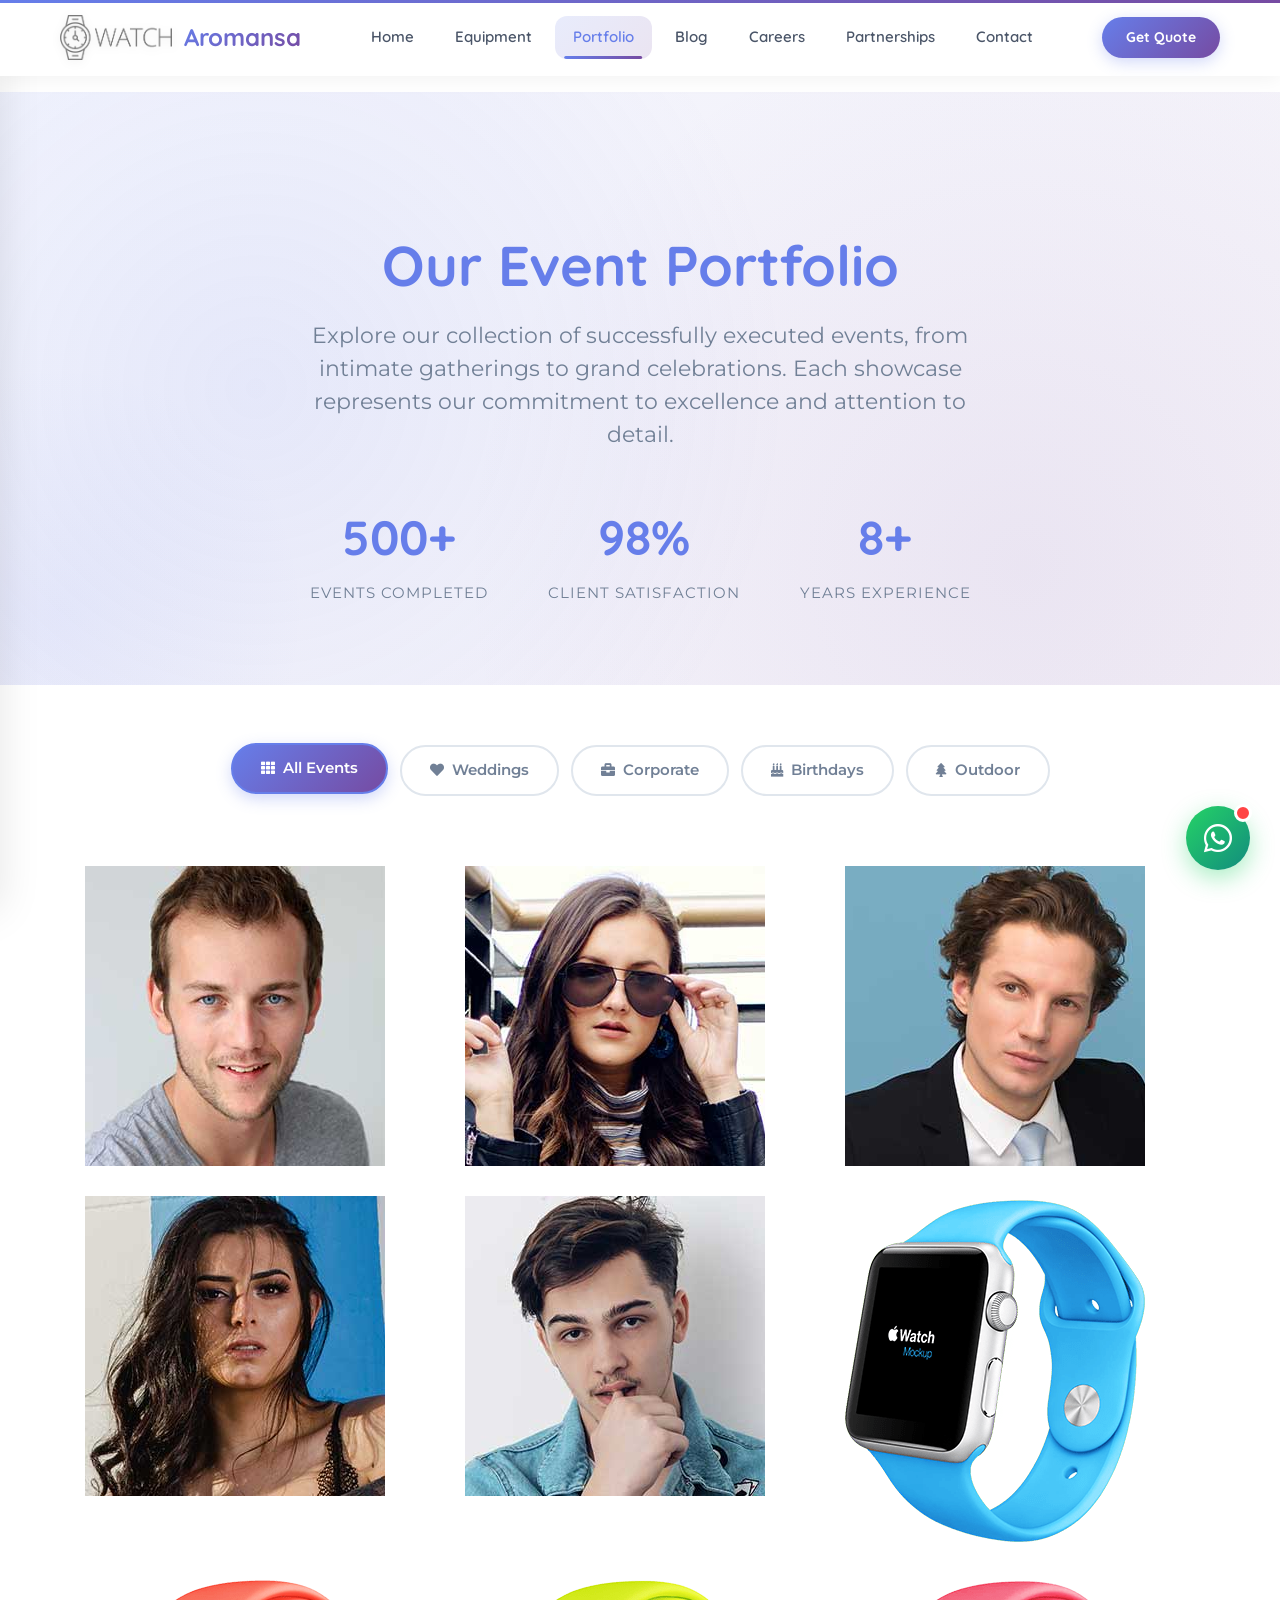
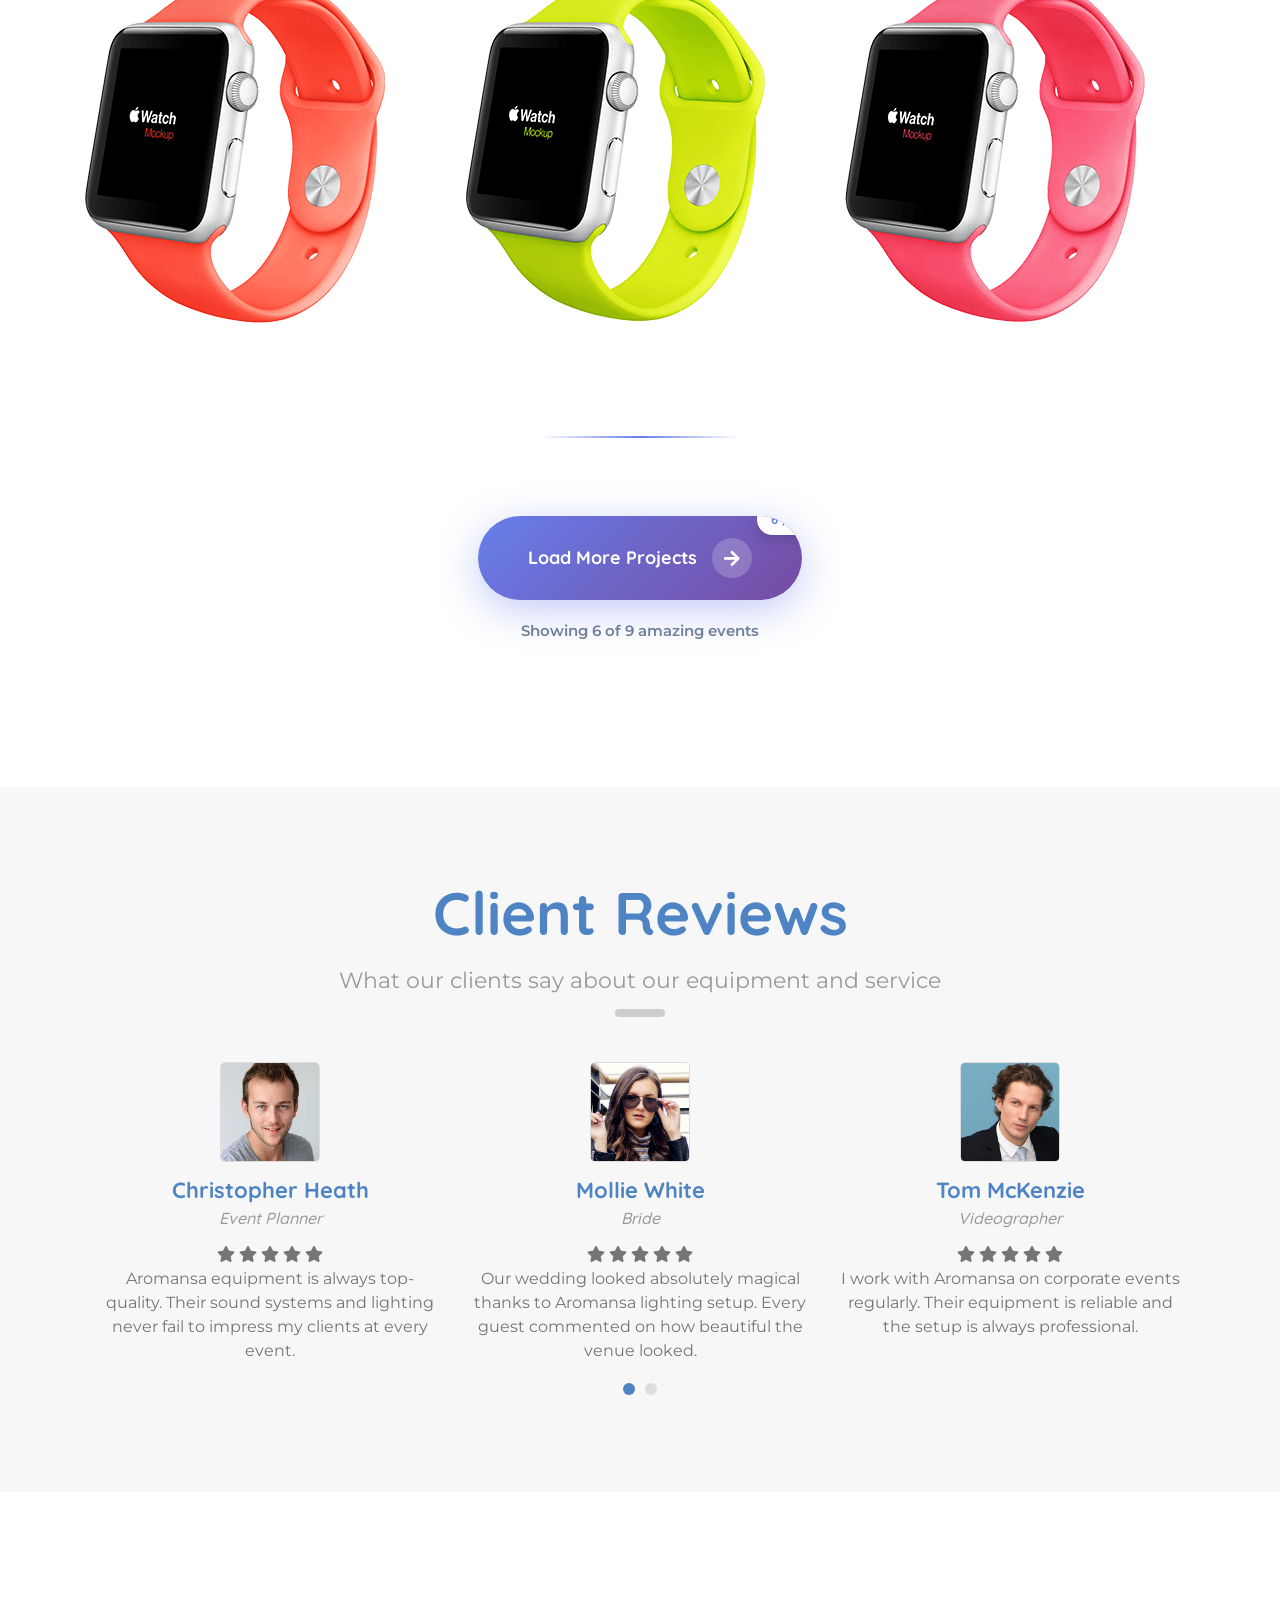
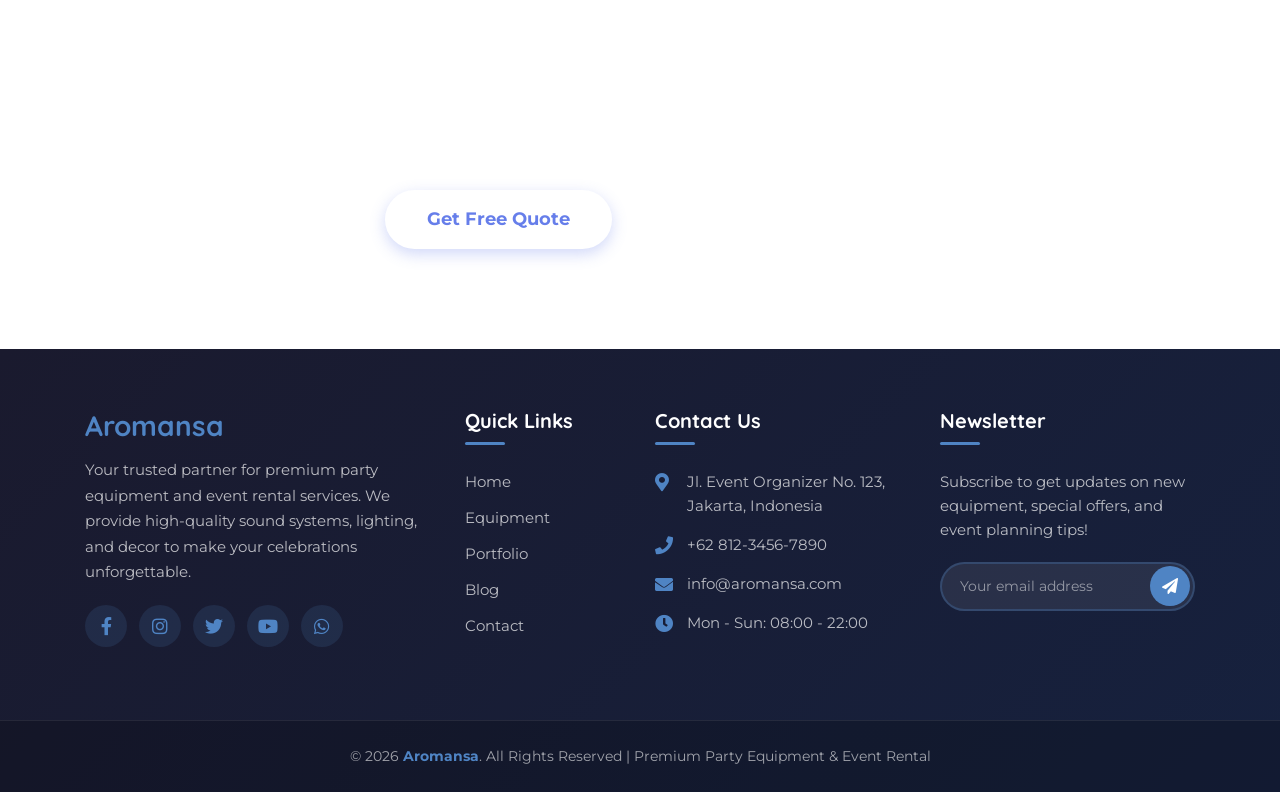
<file: portfolio.html>
<!DOCTYPE html>
<html lang="en">
<head>
    <meta charset="utf-8">
    <title>Aromansa - Event Portfolio & Gallery</title>
    <meta content="width=device-width, initial-scale=1.0" name="viewport">
    <meta content="event portfolio, party gallery, event setup examples, wedding setup, corporate events" name="keywords">
    <meta content="Browse our portfolio of successful event setups including weddings, corporate events, birthday parties, and more. See how we transform spaces with professional equipment." name="description">

    <!-- Favicon -->
    <link href="img/favicon.ico" rel="icon">

    <!-- Google Fonts -->
    <link href="https://fonts.googleapis.com/css?family=Montserrat:400|Quicksand:500,600,700&display=swap" rel="stylesheet">

    <!-- CSS Libraries -->
    <link href="https://stackpath.bootstrapcdn.com/bootstrap/4.4.1/css/bootstrap.min.css" rel="stylesheet">
    <link href="https://cdnjs.cloudflare.com/ajax/libs/font-awesome/5.10.0/css/all.min.css" rel="stylesheet">
    <link href="lib/owlcarousel/assets/owl.carousel.min.css" rel="stylesheet">
    <link href="lib/owlcarousel/assets/owl.theme.default.min.css" rel="stylesheet">

    <!-- Template Stylesheet -->
    <link href="css/style.css" rel="stylesheet">
</head>

<body>
    <!-- Nav Start -->
    <header id="nav">
        <div class="nav-container">
            <div class="nav-left">
                <div id="logo">
                    <a href="index.html">
                        <img src="img/logo.png" alt="Aromansa Logo" />
                        <span class="logo-text">Aromansa</span>
                    </a>
                </div>
            </div>

            <nav id="nav-menu-container" aria-label="Main navigation">
                <ul class="nav-menu">
                    <li><a href="index.html"><span class="nav-text">Home</span><span class="nav-indicator"></span></a></li>
                    <li><a href="equipment.html"><span class="nav-text">Equipment</span><span class="nav-indicator"></span></a></li>
                    <li class="menu-active"><a href="portfolio.html"><span class="nav-text">Portfolio</span><span class="nav-indicator"></span></a></li>
                    <li><a href="blog.html"><span class="nav-text">Blog</span><span class="nav-indicator"></span></a></li>
                    <li><a href="careers.html"><span class="nav-text">Careers</span><span class="nav-indicator"></span></a></li>
                    <li><a href="partners.html"><span class="nav-text">Partnerships</span><span class="nav-indicator"></span></a></li>
                    <li><a href="contact.html"><span class="nav-text">Contact</span><span class="nav-indicator"></span></a></li>
                </ul>
            </nav>

            <div class="nav-right">
                <a href="contact.html" class="nav-cta">Get Quote</a>
                <a href="#" id="mobile-nav-toggle" aria-label="Toggle mobile navigation">
                    <span class="hamburger">
                        <span class="hamburger-line"></span>
                        <span class="hamburger-line"></span>
                        <span class="hamburger-line"></span>
                    </span>
                </a>
            </div>
        </div>
    </header>
    <!-- Nav End -->

    <main>

        <!-- Portfolio Hero Section -->
        <section class="portfolio-hero">
            <div class="container">
                <h1>Our Event Portfolio</h1>
                <p>Explore our collection of successfully executed events, from intimate gatherings to grand celebrations. Each showcase represents our commitment to excellence and attention to detail.</p>
                <div class="hero-stats">
                    <div class="hero-stat">
                        <span class="stat-number">500+</span>
                        <span class="stat-label">Events Completed</span>
                    </div>
                    <div class="hero-stat">
                        <span class="stat-number">98%</span>
                        <span class="stat-label">Client Satisfaction</span>
                    </div>
                    <div class="hero-stat">
                        <span class="stat-number">8+</span>
                        <span class="stat-label">Years Experience</span>
                    </div>
                </div>
            </div>
        </section>

        <!-- Portfolio Filter & Grid Section -->
        <section class="portfolio-filter-section">
            <div class="container">
                <div class="portfolio-filter">
                    <button class="filter-btn active" data-filter="all"><i class="fa fa-th"></i> All Events</button>
                    <button class="filter-btn" data-filter="wedding"><i class="fa fa-heart"></i> Weddings</button>
                    <button class="filter-btn" data-filter="corporate"><i class="fa fa-briefcase"></i> Corporate</button>
                    <button class="filter-btn" data-filter="birthday"><i class="fa fa-birthday-cake"></i> Birthdays</button>
                    <button class="filter-btn" data-filter="outdoor"><i class="fa fa-tree"></i> Outdoor</button>
                </div>

                <div class="portfolio-grid">
                    <div class="row">
                        <div class="col-lg-4 col-md-6 portfolio-item-wrapper" data-category="wedding">
                            <div class="portfolio-grid-item">
                                <img src="img/testimonial-1.jpg" alt="Elegant wedding reception with uplighting">
                                <div class="portfolio-grid-overlay">
                                    <span class="overlay-category">Wedding</span>
                                    <h4>Grand Wedding Reception</h4>
                                    <p>Professional uplighting, premium sound system, and elegant dance floor setup for 200 guests.</p>
                                    <a href="contact.html" class="overlay-link">View Details <i class="fa fa-arrow-right"></i></a>
                                </div>
                            </div>
                        </div>

                        <div class="col-lg-4 col-md-6 portfolio-item-wrapper" data-category="corporate">
                            <div class="portfolio-grid-item">
                                <img src="img/testimonial-2.jpg" alt="Corporate gala event">
                                <div class="portfolio-grid-overlay">
                                    <span class="overlay-category">Corporate</span>
                                    <h4>Corporate Gala Dinner</h4>
                                    <p>Stage lighting, PA system, and projectors for annual corporate celebration event.</p>
                                    <a href="contact.html" class="overlay-link">View Details <i class="fa fa-arrow-right"></i></a>
                                </div>
                            </div>
                        </div>

                        <div class="col-lg-4 col-md-6 portfolio-item-wrapper" data-category="birthday outdoor">
                            <div class="portfolio-grid-item">
                                <img src="img/testimonial-3.jpg" alt="Outdoor birthday party">
                                <div class="portfolio-grid-overlay">
                                    <span class="overlay-category">Birthday & Outdoor</span>
                                    <h4>Outdoor Birthday Celebration</h4>
                                    <p>String lights, DJ setup, and fog machine for memorable outdoor birthday party.</p>
                                    <a href="contact.html" class="overlay-link">View Details <i class="fa fa-arrow-right"></i></a>
                                </div>
                            </div>
                        </div>

                        <div class="col-lg-4 col-md-6 portfolio-item-wrapper" data-category="outdoor">
                            <div class="portfolio-grid-item">
                                <img src="img/testimonial-4.jpg" alt="Garden party setup">
                                <div class="portfolio-grid-overlay">
                                    <span class="overlay-category">Outdoor</span>
                                    <h4>Garden Party</h4>
                                    <p>Fairy lights and acoustic sound system creating magical atmosphere in garden setting.</p>
                                    <a href="contact.html" class="overlay-link">View Details <i class="fa fa-arrow-right"></i></a>
                                </div>
                            </div>
                        </div>

                        <div class="col-lg-4 col-md-6 portfolio-item-wrapper" data-category="corporate">
                            <div class="portfolio-grid-item">
                                <img src="img/testimonial-5.jpg" alt="Product launch event">
                                <div class="portfolio-grid-overlay">
                                    <span class="overlay-category">Corporate</span>
                                    <h4>Product Launch Event</h4>
                                    <p>Professional stage, LED screens, and line array sound system for product unveiling.</p>
                                    <a href="contact.html" class="overlay-link">View Details <i class="fa fa-arrow-right"></i></a>
                                </div>
                            </div>
                        </div>

                        <div class="col-lg-4 col-md-6 portfolio-item-wrapper" data-category="corporate">
                            <div class="portfolio-grid-item">
                                <img src="img/product-1.png" alt="Charity fundraiser">
                                <div class="portfolio-grid-overlay">
                                    <span class="overlay-category">Corporate</span>
                                    <h4>Charity Fundraiser</h4>
                                    <p>Elegant lighting, wireless microphones, and professional mixer setup for charity event.</p>
                                    <a href="contact.html" class="overlay-link">View Details <i class="fa fa-arrow-right"></i></a>
                                </div>
                            </div>
                        </div>

                        <div class="col-lg-4 col-md-6 portfolio-item-wrapper" data-category="wedding">
                            <div class="portfolio-grid-item">
                                <img src="img/product-2.png" alt="Wedding ceremony setup">
                                <div class="portfolio-grid-overlay">
                                    <span class="overlay-category">Wedding</span>
                                    <h4>Intimate Wedding Ceremony</h4>
                                    <p>Soft ambient lighting, wireless speakers, and romantic decor for 80-guest wedding.</p>
                                    <a href="contact.html" class="overlay-link">View Details <i class="fa fa-arrow-right"></i></a>
                                </div>
                            </div>
                        </div>

                        <div class="col-lg-4 col-md-6 portfolio-item-wrapper" data-category="birthday">
                            <div class="portfolio-grid-item">
                                <img src="img/product-3.png" alt="Birthday party celebration">
                                <div class="portfolio-grid-overlay">
                                    <span class="overlay-category">Birthday</span>
                                    <h4>Milestone Birthday Bash</h4>
                                    <p>Dynamic LED lighting, DJ booth, and special effects for unforgettable birthday party.</p>
                                    <a href="contact.html" class="overlay-link">View Details <i class="fa fa-arrow-right"></i></a>
                                </div>
                            </div>
                        </div>

                        <div class="col-lg-4 col-md-6 portfolio-item-wrapper" data-category="corporate">
                            <div class="portfolio-grid-item">
                                <img src="img/product-4.png" alt="Conference setup">
                                <div class="portfolio-grid-overlay">
                                    <span class="overlay-category">Corporate</span>
                                    <h4>Annual Conference</h4>
                                    <p>Complete AV setup, presentation screens, and wireless microphones for 300-attendee conference.</p>
                                    <a href="contact.html" class="overlay-link">View Details <i class="fa fa-arrow-right"></i></a>
                                </div>
                            </div>
                        </div>
                    </div>
                </div>

                <!-- Portfolio Next Button Section -->
                <div class="portfolio-next-section">
                    <div class="next-button-container">
                        <button class="portfolio-next-btn" id="loadMoreBtn">
                            <span class="btn-text">Load More Projects</span>
                            <span class="btn-icon">
                                <i class="fa fa-arrow-right"></i>
                            </span>
                            <span class="btn-circle"></span>
                            <span class="btn-counter" id="loadCounter">6 / 9</span>
                        </button>
                        <p class="load-more-hint">Showing 6 of 9 amazing events</p>
                    </div>
                </div>

                <!-- Hidden Portfolio Items (loaded on click) -->
                <div class="portfolio-hidden-items" id="hiddenPortfolioItems">
                    <div class="col-lg-4 col-md-6 portfolio-item-wrapper hidden-item" data-category="wedding">
                        <div class="portfolio-grid-item">
                            <img src="img/header-bg.jpg" alt="Luxury wedding setup">
                            <div class="portfolio-grid-overlay">
                                <span class="overlay-category">Wedding</span>
                                <h4>Luxury Beach Wedding</h4>
                                <p>Complete beach wedding setup with elegant lighting and premium sound for 150 guests.</p>
                                <a href="contact.html" class="overlay-link">View Details <i class="fa fa-arrow-right"></i></a>
                            </div>
                        </div>
                    </div>

                    <div class="col-lg-4 col-md-6 portfolio-item-wrapper hidden-item" data-category="corporate">
                        <div class="portfolio-grid-item">
                            <img src="img/watch-features.png" alt="Tech conference setup">
                            <div class="portfolio-grid-overlay">
                                <span class="overlay-category">Corporate</span>
                                <h4>Tech Conference 2026</h4>
                                <p>Full AV setup with live streaming capabilities for 500+ attendees.</p>
                                <a href="contact.html" class="overlay-link">View Details <i class="fa fa-arrow-right"></i></a>
                            </div>
                        </div>
                    </div>

                    <div class="col-lg-4 col-md-6 portfolio-item-wrapper hidden-item" data-category="birthday">
                        <div class="portfolio-grid-item">
                            <img src="img/watch-header.png" alt="Sweet 17 celebration">
                            <div class="portfolio-grid-overlay">
                                <span class="overlay-category">Birthday</span>
                                <h4>Sweet 17 Party</h4>
                                <p>Colorful LED lights, DJ booth, and photo booth for memorable celebration.</p>
                                <a href="contact.html" class="overlay-link">View Details <i class="fa fa-arrow-right"></i></a>
                            </div>
                        </div>
                    </div>
                </div>
            </div>
        </section>
        <section id="testimonials">
            <div class="container">
                <div class="section-header">
                    <h2>Client Reviews</h2>
                    <p>What our clients say about our equipment and service</p>
                </div>
                <div class="owl-carousel testimonials-carousel">
                    <div class="testimonial-item">
                        <div class="testimonial-card">
                            <div class="testimonial-img">
                                <img src="img/testimonial-1.jpg" alt="Christopher Heath">
                            </div>
                            <div class="testimonial-content">
                                <h3>Christopher Heath</h3>
                                <h4>Event Planner</h4>
                                <div class="testimonial-stars">
                                    <i class="fa fa-star"></i>
                                    <i class="fa fa-star"></i>
                                    <i class="fa fa-star"></i>
                                    <i class="fa fa-star"></i>
                                    <i class="fa fa-star"></i>
                                </div>
                                <p>Aromansa equipment is always top-quality. Their sound systems and lighting never fail to impress my clients at every event.</p>
                            </div>
                        </div>
                    </div>
                    <div class="testimonial-item">
                        <div class="testimonial-card">
                            <div class="testimonial-img">
                                <img src="img/testimonial-2.jpg" alt="Mollie White">
                            </div>
                            <div class="testimonial-content">
                                <h3>Mollie White</h3>
                                <h4>Bride</h4>
                                <div class="testimonial-stars">
                                    <i class="fa fa-star"></i>
                                    <i class="fa fa-star"></i>
                                    <i class="fa fa-star"></i>
                                    <i class="fa fa-star"></i>
                                    <i class="fa fa-star"></i>
                                </div>
                                <p>Our wedding looked absolutely magical thanks to Aromansa lighting setup. Every guest commented on how beautiful the venue looked.</p>
                            </div>
                        </div>
                    </div>
                    <div class="testimonial-item">
                        <div class="testimonial-card">
                            <div class="testimonial-img">
                                <img src="img/testimonial-3.jpg" alt="Tom McKenzie">
                            </div>
                            <div class="testimonial-content">
                                <h3>Tom McKenzie</h3>
                                <h4>Videographer</h4>
                                <div class="testimonial-stars">
                                    <i class="fa fa-star"></i>
                                    <i class="fa fa-star"></i>
                                    <i class="fa fa-star"></i>
                                    <i class="fa fa-star"></i>
                                    <i class="fa fa-star"></i>
                                </div>
                                <p>I work with Aromansa on corporate events regularly. Their equipment is reliable and the setup is always professional.</p>
                            </div>
                        </div>
                    </div>
                    <div class="testimonial-item">
                        <div class="testimonial-card">
                            <div class="testimonial-img">
                                <img src="img/testimonial-4.jpg" alt="Ruby Forster">
                            </div>
                            <div class="testimonial-content">
                                <h3>Ruby Forster</h3>
                                <h4>Photographer</h4>
                                <div class="testimonial-stars">
                                    <i class="fa fa-star"></i>
                                    <i class="fa fa-star"></i>
                                    <i class="fa fa-star"></i>
                                    <i class="fa fa-star"></i>
                                    <i class="fa fa-star"></i>
                                </div>
                                <p>The lighting setups from Aromansa make my photography work so much easier. Great quality and well-maintained equipment.</p>
                            </div>
                        </div>
                    </div>
                    <div class="testimonial-item">
                        <div class="testimonial-card">
                            <div class="testimonial-img">
                                <img src="img/testimonial-5.jpg" alt="Leo Conway">
                            </div>
                            <div class="testimonial-content">
                                <h3>Leo Conway</h3>
                                <h4>Business Owner</h4>
                                <div class="testimonial-stars">
                                    <i class="fa fa-star"></i>
                                    <i class="fa fa-star"></i>
                                    <i class="fa fa-star"></i>
                                    <i class="fa fa-star"></i>
                                    <i class="fa fa-star"></i>
                                </div>
                                <p>We rented the full party package for our company anniversary. Setup was seamless and the equipment worked flawlessly all night.</p>
                            </div>
                        </div>
                    </div>
                </div>
            </div>
        </section>

        <!-- Portfolio CTA -->
        <section class="portfolio-cta">
            <div class="container">
                <h2>Ready to Create Your Perfect Event?</h2>
                <p>Let us bring the same quality, creativity, and professionalism to your next celebration. Get a free consultation today.</p>
                <div class="btn-group">
                    <a class="btn-primary" href="contact.html">Get Free Quote</a>
                    <a class="btn-secondary" href="equipment.html">Browse Equipment</a>
                </div>
            </div>
        </section>
    </main>

    <!-- Footer Start -->
    <footer id="footer">
        <div class="footer-top">
            <div class="container">
                <div class="row">
                    <div class="col-lg-4 col-md-6 footer-info">
                        <h3><span>Aromansa</span></h3>
                        <p>Your trusted partner for premium party equipment and event rental services. We provide high-quality sound systems, lighting, and decor to make your celebrations unforgettable.</p>
                        <div class="footer-social">
                            <a href="#" aria-label="Facebook"><i class="fab fa-facebook-f"></i></a>
                            <a href="#" aria-label="Instagram"><i class="fab fa-instagram"></i></a>
                            <a href="#" aria-label="Twitter"><i class="fab fa-twitter"></i></a>
                            <a href="#" aria-label="YouTube"><i class="fab fa-youtube"></i></a>
                            <a href="#" aria-label="WhatsApp"><i class="fab fa-whatsapp"></i></a>
                        </div>
                    </div>
                    <div class="col-lg-2 col-md-6 footer-links">
                        <h4>Quick Links</h4>
                        <ul>
                            <li><a href="index.html">Home</a></li>
                            <li><a href="equipment.html">Equipment</a></li>
                            <li><a href="portfolio.html">Portfolio</a></li>
                            <li><a href="blog.html">Blog</a></li>
                            <li><a href="contact.html">Contact</a></li>
                        </ul>
                    </div>
                    <div class="col-lg-3 col-md-6 footer-contact">
                        <h4>Contact Us</h4>
                        <p><i class="fa fa-map-marker-alt"></i> <span>Jl. Event Organizer No. 123, Jakarta, Indonesia</span></p>
                        <p><i class="fa fa-phone"></i> <a href="tel:+6281234567890">+62 812-3456-7890</a></p>
                        <p><i class="fa fa-envelope"></i> <a href="mailto:info@aromansa.com">info@aromansa.com</a></p>
                        <p><i class="fa fa-clock"></i> <span>Mon - Sun: 08:00 - 22:00</span></p>
                    </div>
                    <div class="col-lg-3 col-md-6 footer-newsletter">
                        <h4>Newsletter</h4>
                        <p>Subscribe to get updates on new equipment, special offers, and event planning tips!</p>
                        <form class="newsletter-form" action="#" method="post">
                            <input type="email" name="email" placeholder="Your email address" required>
                            <button type="submit" aria-label="Subscribe"><i class="fa fa-paper-plane"></i></button>
                        </form>
                    </div>
                </div>
            </div>
        </div>
        <div class="footer-bottom">
            <div class="container">
                <div class="footer-copyright">
                    <p>&copy; 2026 <a href="index.html">Aromansa</a>. All Rights Reserved | Premium Party Equipment &amp; Event Rental</p>
                </div>
            </div>
        </div>
    </footer>
    <!-- Footer End -->

    <!-- Back to Top -->
    <a href="#" class="back-to-top"><i class="fa fa-chevron-up"></i></a>

    <!-- Mobile Nav Overlay -->
    <div id="mobile-body-overly"></div>
    <nav id="mobile-nav">
        <ul>
            <li><a href="index.html"><span class="nav-text">Home</span></a></li>
            <li><a href="equipment.html"><span class="nav-text">Equipment</span></a></li>
            <li class="menu-active"><a href="portfolio.html"><span class="nav-text">Portfolio</span></a></li>
            <li><a href="blog.html"><span class="nav-text">Blog</span></a></li>
            <li><a href="careers.html"><span class="nav-text">Careers</span></a></li>
            <li><a href="partners.html"><span class="nav-text">Partnerships</span></a></li>
            <li><a href="contact.html"><span class="nav-text">Contact</span></a></li>
        </ul>
    </nav>

    <!-- JavaScript Libraries -->
    <script src="https://code.jquery.com/jquery-3.4.1.min.js"></script>
    <script src="https://stackpath.bootstrapcdn.com/bootstrap/4.4.1/js/bootstrap.bundle.min.js"></script>
    <script src="lib/owlcarousel/owl.carousel.min.js"></script>

    <!-- Template Javascript -->
    <script src="js/main.js"></script>
    <script>
        (function ($) {
            "use strict";

            // Portfolio Filter
            $('.portfolio-filter .filter-btn').on('click', function() {
                // Remove active class from all buttons
                $('.portfolio-filter .filter-btn').removeClass('active');
                // Add active class to clicked button
                $(this).addClass('active');

                // Get filter value
                var filterValue = $(this).attr('data-filter');

                if (filterValue === 'all') {
                    // Show all items
                    $('.portfolio-item-wrapper').fadeIn(400);
                } else {
                    // Filter items
                    $('.portfolio-item-wrapper').each(function() {
                        var categories = $(this).attr('data-category').split(' ');
                        if (categories.indexOf(filterValue) > -1) {
                            $(this).fadeIn(400);
                        } else {
                            $(this).fadeOut(300);
                        }
                    });
                }
            });

            // Testimonials Carousel
            $(".testimonials-carousel").owlCarousel({
                autoplay: true,
                animateOut: 'slideOutDown',
                animateIn: 'slideInDown',
                items: 1,
                smartSpeed: 450,
                dots: true,
                loop: true,
                nav: false,
                responsive: {
                    0: { items: 1 },
                    768: { items: 2 },
                    992: { items: 3 }
                }
            });

            // Smooth scroll for overlay links
            $('.portfolio-grid-overlay .overlay-link').on('click', function(e) {
                e.preventDefault();
                window.location.href = $(this).attr('href');
            });

            // Load More Button
            var loadMoreBtn = $('#loadMoreBtn');
            var hiddenItems = $('.hidden-item');
            var loadCounter = $('#loadCounter');
            var loadHint = $('.load-more-hint');
            var currentShowing = 6;
            var totalItems = 9;

            loadMoreBtn.on('click', function() {
                var btn = $(this);
                
                // Add loading state
                btn.addClass('loading');
                btn.find('.btn-text').text('Loading...');
                
                // Simulate loading delay for effect
                setTimeout(function() {
                    // Show hidden items with staggered animation
                    hiddenItems.each(function(index) {
                        var item = $(this);
                        setTimeout(function() {
                            item.removeClass('hidden-item')
                                .css({
                                    'opacity': '0',
                                    'transform': 'translateY(40px)'
                                })
                                .animate({
                                    opacity: 1
                                }, 600);
                            
                            // Force reflow for CSS transition
                            item[0].style.transform = 'translateY(0)';
                            item[0].style.transition = 'all 0.6s cubic-bezier(0.4, 0, 0.2, 1)';
                        }, index * 200);
                    });
                    
                    // Update counter
                    currentShowing = totalItems;
                    loadCounter.text(currentShowing + ' / ' + totalItems);
                    loadHint.text('Showing all ' + totalItems + ' amazing events');
                    
                    // Change button state to "All Loaded"
                    btn.removeClass('loading').addClass('loaded');
                    btn.find('.btn-text').text('All Projects Loaded');
                    btn.find('.btn-icon').html('<i class="fa fa-check"></i>');
                    
                    // Disable button after all loaded
                    btn.prop('disabled', true);
                    
                    // Smooth scroll to first newly loaded item
                    $('html, body').animate({
                        scrollTop: hiddenItems.first().offset().top - 100
                    }, 800);
                    
                }, 800);
            });
        })(jQuery);
    </script>
</body>
</html>
</file>
<file: css/style.css>
/**********************************/
/********** General CSS ***********/
/**********************************/
body {
    font-family: 'Montserrat', sans-serif;
    color: #757575;
    font-weight: 400;
    background: #ffffff;
}

a {
    color: #4F84C4;
    transition: 0.5s;
}

a:hover,
a:active,
a:focus {
    color: #757575;
    outline: none;
    text-decoration: none;
}

p {
    color: #757575;
    padding: 0;
    margin: 0 0 15px 0;
}

h1,
h2,
h3,
h4,
h5,
h6 {
    font-family: 'Quicksand', sans-serif;
    color: #757575;
    margin: 0 0 15px 0;
    padding: 0;
}

.back-to-top {
    position: fixed;
    display: none;
    background: #4F84C4;
    color: #ffffff;
    width: 44px;
    height: 44px;
    text-align: center;
    line-height: 1;
    font-size: 16px;
    border-radius: 5px;
    right: 15px;
    bottom: 15px;
    transition: background 0.5s;
    z-index: 11;
}

.back-to-top i {
    padding-top: 12px;
    color: #ffffff;
}


/**********************************/
/********* Header Nav CSS *********/
/**********************************/
#nav {
    position: fixed;
    left: 0;
    top: 0;
    right: 0;
    z-index: 999;
    background: rgba(255, 255, 255, 0.95);
    backdrop-filter: blur(20px);
    -webkit-backdrop-filter: blur(20px);
    box-shadow: 0 2px 20px rgba(0, 0, 0, 0.06);
    transition: all 0.4s cubic-bezier(0.4, 0, 0.2, 1);
    border-bottom: 1px solid rgba(255, 255, 255, 0.1);
    overflow: visible !important;
}

#nav.header-scrolled {
    background: rgba(255, 255, 255, 0.98);
    box-shadow: 0 4px 30px rgba(0, 0, 0, 0.1);
    padding: 5px 0;
}

#nav::before {
    content: '';
    position: absolute;
    top: 0;
    left: 0;
    width: 100%;
    height: 3px;
    background: linear-gradient(90deg, #667eea 0%, #764ba2 50%, #667eea 100%);
    background-size: 200% 100%;
    animation: gradient-slide 3s ease infinite;
}

@keyframes gradient-slide {
    0% { background-position: 0% 50%; }
    50% { background-position: 100% 50%; }
    100% { background-position: 0% 50%; }
}

.nav-container {
    display: flex;
    align-items: center;
    justify-content: space-between;
    padding: 15px 60px;
    max-width: 1400px;
    margin: 0 auto;
    transition: padding 0.4s ease;
}

#nav.header-scrolled .nav-container {
    padding: 10px 60px;
}

.nav-left {
    display: flex;
    align-items: center;
}

#nav #logo {
    margin: 0;
}

#nav #logo a {
    display: flex;
    align-items: center;
    gap: 12px;
    text-decoration: none;
    transition: transform 0.3s ease;
}

#nav #logo a:hover {
    transform: scale(1.05);
}

#nav #logo img {
    max-height: 45px;
    transition: all 0.4s ease;
    filter: drop-shadow(0 2px 4px rgba(0, 0, 0, 0.1));
}

#nav.header-scrolled #logo img {
    max-height: 38px;
}

.logo-text {
    font-family: 'Quicksand', sans-serif;
    font-size: 24px;
    font-weight: 700;
    background: linear-gradient(135deg, #667eea 0%, #764ba2 100%);
    -webkit-background-clip: text;
    -webkit-text-fill-color: transparent;
    background-clip: text;
    transition: all 0.3s ease;
}

#nav-menu-container {
    flex: 1;
    display: flex;
    justify-content: center;
}

.nav-menu {
    display: flex;
    align-items: center;
    gap: 5px;
    list-style: none;
    margin: 0;
    padding: 0;
    overflow: visible !important;
}

.nav-menu li {
    position: relative;
}

/* Navbar Dropdown */
.nav-dropdown {
    position: relative;
    overflow: visible !important;
}

.nav-dropdown .dropdown-trigger {
    cursor: pointer;
}

.nav-dropdown .dropdown-icon {
    font-size: 10px;
    margin-left: 5px;
    transition: transform 0.3s ease;
}

.nav-dropdown:hover .dropdown-icon {
    transform: rotate(180deg);
}

.dropdown-menu {
    position: absolute;
    top: calc(100% + 10px);
    left: 50%;
    transform: translateX(-50%) translateY(10px);
    background: #ffffff;
    border-radius: 12px;
    box-shadow: 0 10px 40px rgba(0, 0, 0, 0.15);
    min-width: 240px;
    padding: 10px 0;
    opacity: 0;
    visibility: hidden;
    transition: all 0.3s cubic-bezier(0.4, 0, 0.2, 1);
    z-index: 9999 !important;
    list-style: none;
    margin: 0;
    pointer-events: none;
}

.dropdown-menu::before {
    content: '';
    position: absolute;
    top: -6px;
    left: 50%;
    transform: translateX(-50%);
    width: 12px;
    height: 12px;
    background: #ffffff;
    border-radius: 2px;
    transform: translateX(-50%) rotate(45deg);
}

.nav-dropdown:hover .dropdown-menu {
    opacity: 1;
    visibility: visible;
    transform: translateX(-50%) translateY(0);
    pointer-events: auto;
}

.dropdown-menu li {
    margin: 0;
}

.dropdown-menu .game-link {
    display: flex;
    align-items: center;
    gap: 12px;
    padding: 12px 20px;
    color: #4a5568;
    text-decoration: none;
    font-size: 14px;
    font-weight: 600;
    transition: all 0.3s ease;
    border-radius: 8px;
    margin: 0 8px;
}

.dropdown-menu .game-link i {
    font-size: 18px;
    color: #667eea;
    width: 20px;
    text-align: center;
}

.dropdown-menu .game-link:hover {
    background: linear-gradient(135deg, rgba(102, 126, 234, 0.1) 0%, rgba(118, 75, 162, 0.1) 100%);
    color: #667eea;
}

/* Games Modal */
.games-modal {
    position: fixed;
    top: 0;
    left: 0;
    width: 100%;
    height: 100%;
    z-index: 10000;
    display: none;
    align-items: center;
    justify-content: center;
}

.games-modal.active {
    display: flex;
}

.games-overlay {
    position: absolute;
    top: 0;
    left: 0;
    width: 100%;
    height: 100%;
    background: rgba(0, 0, 0, 0.7);
    backdrop-filter: blur(8px);
}

.games-container {
    position: relative;
    background: #ffffff;
    border-radius: 24px;
    width: 90%;
    max-width: 1000px;
    max-height: 90vh;
    overflow: hidden;
    box-shadow: 0 25px 80px rgba(0, 0, 0, 0.3);
    animation: modal-enter 0.4s cubic-bezier(0.4, 0, 0.2, 1);
}

@keyframes modal-enter {
    from {
        opacity: 0;
        transform: scale(0.9) translateY(30px);
    }
    to {
        opacity: 1;
        transform: scale(1) translateY(0);
    }
}

.games-close {
    position: absolute;
    top: 20px;
    right: 20px;
    width: 40px;
    height: 40px;
    background: rgba(255, 255, 255, 0.9);
    border: none;
    border-radius: 50%;
    color: #667eea;
    font-size: 20px;
    cursor: pointer;
    z-index: 10;
    transition: all 0.3s ease;
    display: flex;
    align-items: center;
    justify-content: center;
    box-shadow: 0 4px 15px rgba(0, 0, 0, 0.1);
}

.games-close:hover {
    background: #667eea;
    color: #ffffff;
    transform: rotate(90deg) scale(1.1);
}

.game-panel {
    display: flex;
    flex-direction: column;
    height: 100%;
    max-height: 90vh;
}

.game-header {
    background: linear-gradient(135deg, #667eea 0%, #764ba2 100%);
    color: #ffffff;
    padding: 30px;
    text-align: center;
}

.game-header h2 {
    color: #ffffff;
    font-size: 28px;
    font-weight: 700;
    margin-bottom: 10px;
}

.game-header h2 i {
    margin-right: 10px;
}

.game-header p {
    color: rgba(255, 255, 255, 0.9);
    font-size: 16px;
    margin: 0;
}

.game-body {
    flex: 1;
    overflow-y: auto;
    padding: 30px;
}

.game-footer {
    padding: 20px 30px;
    background: #f8f9fc;
    border-top: 1px solid #e2e8f0;
    display: flex;
    align-items: center;
    justify-content: space-between;
    gap: 20px;
}

/* Event Simulator Styles */
.simulator-grid {
    display: grid;
    grid-template-columns: repeat(2, 1fr);
    gap: 25px;
}

.simulator-category h3 {
    color: #2d3748;
    font-size: 20px;
    font-weight: 700;
    margin-bottom: 15px;
}

.simulator-items {
    display: flex;
    flex-direction: column;
    gap: 12px;
}

.simulator-item {
    position: relative;
    cursor: pointer;
}

.sim-checkbox {
    position: absolute;
    opacity: 0;
    pointer-events: none;
}

.sim-item-content {
    display: flex;
    align-items: center;
    gap: 15px;
    padding: 15px 20px;
    background: #f8f9fc;
    border-radius: 12px;
    border: 2px solid transparent;
    transition: all 0.3s ease;
}

.simulator-item:hover .sim-item-content {
    background: #ffffff;
    border-color: #e2e8f0;
    box-shadow: 0 4px 12px rgba(0, 0, 0, 0.08);
}

.sim-checkbox:checked + .sim-item-content {
    background: linear-gradient(135deg, rgba(102, 126, 234, 0.1) 0%, rgba(118, 75, 162, 0.1) 100%);
    border-color: #667eea;
    box-shadow: 0 4px 15px rgba(102, 126, 234, 0.2);
}

.sim-item-icon {
    font-size: 32px;
    flex-shrink: 0;
}

.sim-item-info {
    display: flex;
    flex-direction: column;
    gap: 4px;
}

.sim-item-name {
    color: #2d3748;
    font-size: 15px;
    font-weight: 600;
}

.sim-item-price {
    color: #667eea;
    font-size: 14px;
    font-weight: 700;
}

.simulator-total {
    display: flex;
    flex-direction: column;
    gap: 5px;
}

.total-label {
    color: #718096;
    font-size: 14px;
    font-weight: 600;
}

.total-amount {
    color: #667eea;
    font-size: 28px;
    font-weight: 700;
    font-family: 'Quicksand', sans-serif;
}

.btn-reset-sim,
.btn-reset-memory {
    padding: 12px 24px;
    background: linear-gradient(135deg, #667eea 0%, #764ba2 100%);
    color: #ffffff;
    border: none;
    border-radius: 30px;
    font-size: 14px;
    font-weight: 700;
    cursor: pointer;
    transition: all 0.3s ease;
    display: flex;
    align-items: center;
    gap: 8px;
}

.btn-reset-sim:hover,
.btn-reset-memory:hover {
    transform: translateY(-2px);
    box-shadow: 0 8px 20px rgba(102, 126, 234, 0.4);
}

.btn-reset-sim i,
.btn-reset-memory i {
    transition: transform 0.3s ease;
}

.btn-reset-sim:hover i,
.btn-reset-memory:hover i {
    transform: rotate(180deg);
}

/* Memory Game Styles */
.memory-stats {
    display: flex;
    justify-content: center;
    gap: 30px;
    margin-top: 20px;
}

.memory-stat {
    display: flex;
    flex-direction: column;
    gap: 5px;
}

.memory-stat-label {
    color: rgba(255, 255, 255, 0.8);
    font-size: 13px;
    text-transform: uppercase;
    letter-spacing: 1px;
}

.memory-stat-value {
    color: #ffffff;
    font-size: 24px;
    font-weight: 700;
    font-family: 'Quicksand', sans-serif;
}

.memory-grid {
    display: grid;
    grid-template-columns: repeat(4, 1fr);
    gap: 15px;
    max-width: 600px;
    margin: 0 auto;
}

.memory-card {
    aspect-ratio: 1;
    position: relative;
    cursor: pointer;
    perspective: 1000px;
}

.memory-card-inner {
    position: relative;
    width: 100%;
    height: 100%;
    transition: transform 0.6s cubic-bezier(0.4, 0, 0.2, 1);
    transform-style: preserve-3d;
}

.memory-card.flipped .memory-card-inner {
    transform: rotateY(180deg);
}

.memory-card.matched .memory-card-inner {
    animation: match-bounce 0.6s ease;
}

@keyframes match-bounce {
    0%, 100% { transform: rotateY(180deg) scale(1); }
    50% { transform: rotateY(180deg) scale(1.1); }
}

.memory-card-front,
.memory-card-back {
    position: absolute;
    width: 100%;
    height: 100%;
    backface-visibility: hidden;
    border-radius: 16px;
    display: flex;
    align-items: center;
    justify-content: center;
    box-shadow: 0 4px 12px rgba(0, 0, 0, 0.1);
}

.memory-card-front {
    background: linear-gradient(135deg, #667eea 0%, #764ba2 100%);
    color: #ffffff;
    font-size: 40px;
}

.memory-card-back {
    background: #ffffff;
    transform: rotateY(180deg);
    font-size: 48px;
    border: 3px solid #667eea;
}

.memory-card:hover .memory-card-front {
    box-shadow: 0 8px 20px rgba(102, 126, 234, 0.3);
}

/* Responsive */
@media (max-width: 991.98px) {
    .simulator-grid {
        grid-template-columns: 1fr;
    }
    
    .memory-grid {
        grid-template-columns: repeat(3, 1fr);
    }
}

@media (max-width: 767.98px) {
    .games-container {
        width: 95%;
        max-height: 95vh;
    }
    
    .game-header {
        padding: 20px;
    }
    
    .game-header h2 {
        font-size: 22px;
    }
    
    .game-body {
        padding: 20px;
    }
    
    .memory-grid {
        grid-template-columns: repeat(2, 1fr);
        gap: 10px;
    }
    
    .game-footer {
        flex-direction: column;
        padding: 15px 20px;
    }
    
    .simulator-total {
        align-items: center;
    }
    
    .btn-reset-sim,
    .btn-reset-memory {
        width: 100%;
        justify-content: center;
    }
}

.nav-menu li a {
    position: relative;
    display: flex;
    align-items: center;
    padding: 10px 18px;
    text-decoration: none;
    color: #4a5568;
    font-size: 15px;
    font-weight: 600;
    font-family: 'Quicksand', sans-serif;
    transition: all 0.3s ease;
    border-radius: 12px;
    overflow: hidden;
}

.nav-menu li a::before {
    content: '';
    position: absolute;
    top: 0;
    left: 0;
    width: 100%;
    height: 100%;
    background: linear-gradient(135deg, rgba(102, 126, 234, 0.1) 0%, rgba(118, 75, 162, 0.1) 100%);
    opacity: 0;
    transition: opacity 0.3s ease;
    border-radius: 12px;
}

.nav-menu li a:hover::before {
    opacity: 1;
}

.nav-menu li:hover a,
.nav-menu > .menu-active > a {
    color: #667eea;
}

.nav-indicator {
    position: absolute;
    bottom: 0;
    left: 50%;
    transform: translateX(-50%) scaleX(0);
    width: 80%;
    height: 3px;
    background: linear-gradient(90deg, #667eea 0%, #764ba2 100%);
    border-radius: 3px;
    transition: transform 0.3s cubic-bezier(0.4, 0, 0.2, 1);
}

.nav-menu li:hover .nav-indicator,
.nav-menu > .menu-active > a .nav-indicator {
    transform: translateX(-50%) scaleX(1);
}

.nav-menu li.menu-active a {
    background: linear-gradient(135deg, rgba(102, 126, 234, 0.15) 0%, rgba(118, 75, 162, 0.15) 100%);
    color: #667eea;
}

.nav-right {
    display: flex;
    align-items: center;
    gap: 20px;
}

.nav-cta {
    padding: 10px 24px;
    background: linear-gradient(135deg, #667eea 0%, #764ba2 100%);
    color: #ffffff;
    text-decoration: none;
    font-size: 14px;
    font-weight: 700;
    font-family: 'Quicksand', sans-serif;
    border-radius: 30px;
    transition: all 0.3s cubic-bezier(0.4, 0, 0.2, 1);
    box-shadow: 0 4px 15px rgba(102, 126, 234, 0.3);
    position: relative;
    overflow: hidden;
}

.nav-cta::before {
    content: '';
    position: absolute;
    top: 0;
    left: -100%;
    width: 100%;
    height: 100%;
    background: linear-gradient(90deg, transparent, rgba(255, 255, 255, 0.3), transparent);
    transition: left 0.5s ease;
}

.nav-cta:hover::before {
    left: 100%;
}

.nav-cta:hover {
    transform: translateY(-2px);
    box-shadow: 0 8px 25px rgba(102, 126, 234, 0.4);
    color: #ffffff;
}

/* Hamburger Menu */
#mobile-nav-toggle {
    position: relative;
    display: none;
    border: 0;
    background: none;
    cursor: pointer;
    padding: 10px;
    outline: none;
    transition: transform 0.3s ease;
}

#mobile-nav-toggle:hover {
    transform: scale(1.1);
}

.hamburger {
    display: flex;
    flex-direction: column;
    justify-content: center;
    align-items: center;
    width: 30px;
    height: 24px;
    position: relative;
}

.hamburger-line {
    display: block;
    width: 100%;
    height: 3px;
    background: linear-gradient(90deg, #667eea 0%, #764ba2 100%);
    border-radius: 3px;
    transition: all 0.4s cubic-bezier(0.4, 0, 0.2, 1);
    position: absolute;
}

.hamburger-line:nth-child(1) {
    top: 0;
}

.hamburger-line:nth-child(2) {
    top: 50%;
    transform: translateY(-50%);
    width: 70%;
    margin-left: 15%;
}

.hamburger-line:nth-child(3) {
    bottom: 0;
}

#mobile-nav-toggle.active .hamburger-line:nth-child(1) {
    top: 50%;
    transform: translateY(-50%) rotate(45deg);
}

#mobile-nav-toggle.active .hamburger-line:nth-child(2) {
    opacity: 0;
    transform: translateX(20px);
}

#mobile-nav-toggle.active .hamburger-line:nth-child(3) {
    bottom: 50%;
    transform: translateY(50%) rotate(-45deg);
}

/* Mobile Nav */
#mobile-nav {
    position: fixed;
    top: 0;
    padding-top: 100px;
    bottom: 0;
    z-index: 998;
    background: rgba(255, 255, 255, 0.98);
    backdrop-filter: blur(20px);
    left: -100%;
    width: 100%;
    text-align: center;
    overflow-y: auto;
    transition: left 0.5s cubic-bezier(0.4, 0, 0.2, 1);
    box-shadow: 0 10px 40px rgba(0, 0, 0, 0.1);
}

#mobile-nav::before {
    content: '';
    position: absolute;
    top: 0;
    left: 0;
    width: 100%;
    height: 5px;
    background: linear-gradient(90deg, #667eea 0%, #764ba2 100%);
}

#mobile-nav ul {
    padding: 0;
    margin: 0;
    list-style: none;
    display: flex;
    flex-direction: column;
    gap: 10px;
}

#mobile-nav ul li {
    position: relative;
    opacity: 0;
    transform: translateY(20px);
    transition: all 0.4s ease;
}

body.mobile-nav-active #mobile-nav ul li {
    opacity: 1;
    transform: translateY(0);
}

#mobile-nav ul li:nth-child(1) { transition-delay: 0.1s; }
#mobile-nav ul li:nth-child(2) { transition-delay: 0.15s; }
#mobile-nav ul li:nth-child(3) { transition-delay: 0.2s; }
#mobile-nav ul li:nth-child(4) { transition-delay: 0.25s; }
#mobile-nav ul li:nth-child(5) { transition-delay: 0.3s; }
#mobile-nav ul li:nth-child(6) { transition-delay: 0.35s; }
#mobile-nav ul li:nth-child(7) { transition-delay: 0.4s; }

#mobile-nav ul li a {
    color: #4a5568;
    font-size: 18px;
    text-transform: uppercase;
    padding: 15px 25px;
    position: relative;
    text-decoration: none;
    width: 100%;
    display: block;
    outline: none;
    font-weight: 700;
    font-family: 'Quicksand', sans-serif;
    transition: all 0.3s ease;
}

#mobile-nav ul li a:hover,
#mobile-nav ul li.menu-active a {
    color: #667eea;
    background: rgba(102, 126, 234, 0.08);
}

#mobile-body-overly {
    width: 100%;
    height: 100%;
    z-index: 997;
    top: 0;
    left: 0;
    position: fixed;
    background: rgba(0, 0, 0, 0.4);
    backdrop-filter: blur(4px);
    display: none;
    opacity: 0;
    transition: opacity 0.3s ease;
}

#mobile-body-overly.show {
    display: block;
    opacity: 1;
}

@media (min-width: 992px) {
    .nav-container {
        padding-left: 60px;
        padding-right: 60px;
    }
}

@media (max-width: 991.98px) {
    .nav-container {
        padding: 15px 20px;
    }
    
    #nav-menu-container {
        display: none;
    }

    #mobile-nav-toggle {
        display: block;
    }

    .nav-cta {
        display: none;
    }
}

@media (max-width: 767.98px) {
    .logo-text {
        display: none;
    }
    
    #nav #logo img {
        max-height: 40px;
    }
}



/**********************************/
/*********** Header CSS ***********/
/**********************************/
#header {
    position: relative;
    padding: 90px 0;
    margin-top: 90px;
    background: linear-gradient(rgba(256, 256, 256, .9), rgba(256, 256, 256, .9)), url(../img/header-bg.jpg);
    background-position: center;
    background-repeat: no-repeat;
    background-size: cover;
    background-attachment: fixed;
}

#header .header-content {
    width: 100%;
    text-align: left;
}

#header .header-content h2 {
    color: #666666;
    font-size: 40px;
    font-weight: 700;
    margin-bottom: 20px;
}

#header .header-content h2 span {
    color: #4F84C4;
}

#header .header-content ul {
    margin-left: 32px;
    margin-bottom: 30px;
}

#header .header-content ul li {
    font-size: 22px;
}

#header .header-content ul li i {
    color: #4F84C4;
}

#header .header-content .btn {
    padding: 7px 20px;
    color: #4F84C4;
    font-size: 22px;
    border: 2px solid #4F84C4;
}

#header .header-content .btn:hover {
    color: #ffffff;
    background: #4F84C4;
}

#header .header-img {
    position: relative;
    overflow: hidden;
    text-align: right;
}

#header .header-img img {
    max-height: calc(100vh - 180px);
}

@media (max-width: 767.98px) {
    #header .header-img {
        text-align: left;
        margin-top: 45px;
    }
}




/**********************************/
/******* Section Header CSS *******/
/**********************************/
.section-header {
    position: relative;
    max-width: 700px;
    margin: 0 auto 45px auto;
    padding-bottom: 20px;
}

.section-header::after {
    content: '';
    position: absolute;
    width: 50px;
    height: 8px;
    left: calc(50% - 25px);
    bottom: 0;
    background: #cccccc;
    border-radius: 10px;
}

.section-header h2 {
    position: relative;
    color: #4F84C4;
    font-size: 60px;
    font-weight: 700;
    text-align: center;
    text-transform: capitalize;
}

.section-header p {
    color: #999999;
    font-size: 22px;
    font-weight: 400;
    text-align: center;
    margin: 0
}



/**********************************/
/********** Feature CSS ***********/
/**********************************/
#feature {
    position: relative;
    padding: 90px 0;
    background: #ffffff;
}

#feature .col-md-4:first-child .product-feature {
    text-align: right;
}

#feature .product-feature {
    position: relative;
    width: 100%;
    float: left;
    margin-bottom: 45px;
}

#feature .product-feature:last-child {
    margin: 0;
}

#feature .product-icon {
    position: relative;
    width: 70px;
    height: inherit;
    float: left;
}

#feature .product-icon i {
    color: #4F84C4;
    font-size: 50px;
    margin-top: 5px;
}

#feature .product-content {
    position: relative;
    width: calc(100% - 70px);
    float: left;
}

#feature .product-feature h2 {
    color: #4F84C4;
    font-size: 22px;
    font-weight: 700;
    margin-bottom: 5px;
}

#feature .product-feature p {
    margin-bottom: 0;
}

#feature .product-img {
    position: relative;
    width: 100%;
    padding: 0 30px;
    overflow: hidden;
}

#feature .product-img img {
    width: 100%;
}

@media (max-width: 767.98px) {
    #feature .col-md-4:first-child .product-feature {
        text-align: left;
    }
    
    #feature .col-md-4:first-child .product-feature .product-icon {
        float: left;
    }
    
    #feature .col-md-4:first-child .product-feature .product-content {
        float: right;
    }
    
    #feature .product-img img {
        margin: 45px 0;
    }
}



/**********************************/
/********** Process CSS ***********/
/**********************************/
#process {
    position: relative;
    padding: 75px 0 45px 0;
    background: #f7f7f7;
}

#process .process-col {
    width: 100%;
    text-align: center;
    margin-bottom: 45px;
}

#process .process-col::after {
    position: absolute;
    top: 12px;
    right: -12px;
    content: "\f105";
    font-family: "Font Awesome 5 Free";
    font-weight: 900;
    font-size: 45px;
    color: #dddddd;
}

#process .col-md-4:last-child .process-col::after {
    display: none;
}

#process .process-col i {
    color: #4F84C4;
    font-size: 90px;
    margin-bottom: 15px;
}

#process .process-col h2 {
    color: #4F84C4;
    font-size: 30px;
    font-weight: 700;
    margin-bottom: 10px;
}

#process .process-col p {
    font-size: 16px;
    margin: 0;
}

@media (max-width: 767.98px) {
    #process .process-col::after {
        opacity: 0;
    }
}



/**********************************/
/********** Products CSS **********/
/**********************************/
#products {
    position: relative;
    padding: 90px 0;
}

#products .product-single {
    position: relative;
    width: 100%;
    padding: 30px;
    text-align: center;
    background: #f7f7f7;
    border-radius: 5px;
}

#products .product-single .product-img {
    position: relative;
    width: 100%;
    overflow: hidden;
    margin-bottom: 30px;
}

#products .product-img img {
    max-width: 100%;
}

#products .product-content {
    position: relative;
    width: 100%;
}

#products .product-content h2 {
    color: #4F84C4;
    font-size: 20px;
    font-weight: 600;
}

#products .product-content h3 {
    color: #4F84C4;
    font-size: 25px;
    font-weight: 700;
}

#products .product-content .btn {
    color: #4F84C4;
    font-size: 18px;
    border: 2px solid #4F84C4;
}

#products .product-content .btn:hover {
    color: #ffffff;
    background: #4F84C4;
}

@media (max-width: 767.98px) {
    #products .product-single {
        margin-bottom: 45px;
    }
    
    #products .col-md-3:last-child .product-single {
        margin-bottom: 0;
    }
}



/**********************************/
/******** Testimonial CSS *********/
/**********************************/
#testimonials {
    position: relative;
    padding: 90px 0;
    background: #f7f7f7;
}

#testimonials .testimonial-item {
    position: relative;
    width: 100%;
    padding: 0 15px;
    text-align: center;
}

#testimonials .testimonial-img {
    position: relative;
    width: 100%;
    margin-bottom: 15px;
}

#testimonials .testimonial-item img {
    margin: 0 auto;
    max-width: 100px;
    max-height: 100px;
    border: 1px solid rgba(0, 0, 0, .1);
    border-radius: 5px;
}

#testimonials .testimonial-content {
    position: relative;
    width: 100%;
    text-align: center;
}

#testimonials .testimonial-content h3 {
    font-size: 22px;
    font-weight: 700;
    color: #4F84C4;
    margin-bottom: 5px;
}

#testimonials .testimonial-content h4 {
    color: #999999;
    font-size: 16px;
    font-weight: 500;
    font-style: italic;
    margin-bottom: 15px;
}

#testimonials .testimonial-item p {
    color: #757575;
    font-size: 16px;
    font-weight: 400;
    margin: 0;
}

#testimonials .owl-nav,
#testimonials .owl-dots {
    margin-top: 15px;
    text-align: center;
}

#testimonials .owl-dot {
    display: inline-block;
    margin: 0 5px;
    width: 12px;
    height: 12px;
    border-radius: 50%;
    background: rgba(0, 0, 0, .1);
}

#testimonials .owl-dot.active {
    background: #4F84C4;
}



/**********************************/
/************ FAQs CSS ************/
/**********************************/
#faqs {
    position: relative;
    padding: 90px 0;
}

#faqs .card {
    margin-bottom: 15px;
    border: none;
    border-radius: 0;
}

#faqs .card:last-child {
    margin-bottom: 0;
}

#faqs .card-header {
    padding: 0;
    border: none;
}

#faqs .card-header span {
    display: block;
    float: left;
    width: 50px;
    height: inherit;
    margin-right: 10px;
    padding: 15px 0;
    text-align: center;
    color: #ffffff;
    background: #4F84C4;
}

#faqs .card-header a {
    display: block;
    float: right;
    width: calc(100% - 65px);
    padding: 15px 0;
    color: #757575;
    font-size: 16px;
    font-weight: 400;
}

#faqs .card-header [data-toggle="collapse"]:after {
    font-family: 'font Awesome 5 Free';
    content: "\f067";
    float: right;
    margin-right: 15px;
    color: #4F84C4;
    font-size: 14px;
    font-weight: 900;
    transition: .3s;
}

#faqs .card-header [data-toggle="collapse"][aria-expanded="true"]:after {
    font-family: 'font Awesome 5 Free';
    content: "\f068";
    float: right;
    margin-right: 15px;
    color: #4F84C4;
    font-size: 14px;
    font-weight: 900;
    transition: .3s;
}

#faqs .card-body {
    color: #757575;
    font-size: 16px;
    font-weight: 400;
    border: 1px solid;
    border-color: rgba(0, 0, 0, .03) rgba(0, 0, 0, .05) rgba(0, 0, 0, .05) rgba(0, 0, 0, .05);
}

#faqs .contact-info {
    position: relative;
    width: 100%;
}

#faqs .contact-info h2 {
    color: #4F84C4;
    font-size: 30px;
    font-weight: 700;
}

#faqs .contact-info p {
    color: #757575;
    font-size: 16px;
    font-weight: 400;
}

#faqs .contact-info h3 {
    color: #757575;
    font-size: 16px;
    font-weight: 600;
    margin-bottom: 10px;
}

#faqs .contact-info h3 i {
    width: 20px;
    color: #4F84C4;
    margin-right: 5px;
}

#faqs .contact-info a {
    margin: 10px 0 15px 0;
    font-size: 18px;
    color: #4F84C4;
    border: 2px solid #4F84C4;
}

#faqs .contact-info a:hover {
    color: #ffffff;
    background: #4F84C4;
}

#faqs .social {
    position: relative;
    width: 100%;
}

#faqs .social a {
    display: inline-block;
    margin: 10px 10px 0 0;
    width: 40px;
    height: 40px;
    padding: 3px 0;
    text-align: center;
    font-size: 20px;
    border: 2px solid #4F84C4;
    border-radius: 4px;
}

#faqs .social a i {
    color: #4F84C4;
}

#faqs .social a:hover {
    background: #4F84C4;
}

#faqs .social a:hover i {
    color: #ffffff;
}

@media (max-width: 767.98px) {
    #faqs .contact-info {
        margin-top: 45px;
    }
}



/**********************************/
/********** Footer CSS ************/
/**********************************/
#footer {
    position: relative;
    background: linear-gradient(135deg, #1a1a2e 0%, #16213e 100%);
    color: #ffffff;
    padding: 0;
}

#footer .footer-top {
    padding: 60px 0 40px;
    background: transparent;
}

#footer .footer-top .footer-info {
    margin-bottom: 30px;
}

#footer .footer-top .footer-info h3 {
    color: #ffffff;
    font-size: 28px;
    font-weight: 700;
    margin-bottom: 15px;
    font-family: 'Quicksand', sans-serif;
}

#footer .footer-top .footer-info h3 span {
    color: #4F84C4;
}

#footer .footer-top .footer-info p {
    color: rgba(255, 255, 255, 0.7);
    font-size: 15px;
    line-height: 1.7;
    margin-bottom: 20px;
}

#footer .footer-top .footer-social {
    display: flex;
    gap: 12px;
    margin-top: 20px;
}

#footer .footer-top .footer-social a {
    display: flex;
    align-items: center;
    justify-content: center;
    width: 42px;
    height: 42px;
    border-radius: 50%;
    background: rgba(79, 132, 196, 0.15);
    color: #4F84C4;
    font-size: 18px;
    transition: all 0.3s ease;
    text-decoration: none;
}

#footer .footer-top .footer-social a:hover {
    background: #4F84C4;
    color: #ffffff;
    transform: translateY(-3px);
    box-shadow: 0 5px 15px rgba(79, 132, 196, 0.4);
}

#footer .footer-top h4 {
    color: #ffffff;
    font-size: 20px;
    font-weight: 700;
    margin-bottom: 25px;
    font-family: 'Quicksand', sans-serif;
    position: relative;
    padding-bottom: 12px;
}

#footer .footer-top h4::after {
    content: '';
    position: absolute;
    left: 0;
    bottom: 0;
    width: 40px;
    height: 3px;
    background: #4F84C4;
    border-radius: 2px;
}

#footer .footer-top .footer-links {
    margin-bottom: 30px;
}

#footer .footer-top .footer-links ul {
    list-style: none;
    padding: 0;
    margin: 0;
}

#footer .footer-top .footer-links ul li {
    margin-bottom: 12px;
}

#footer .footer-top .footer-links ul li:last-child {
    margin-bottom: 0;
}

#footer .footer-top .footer-links ul li a {
    color: rgba(255, 255, 255, 0.7);
    font-size: 15px;
    text-decoration: none;
    transition: all 0.3s ease;
    display: inline-block;
    position: relative;
    padding-left: 0;
}

#footer .footer-top .footer-links ul li a::before {
    content: '\f105';
    font-family: 'Font Awesome 5 Free';
    font-weight: 900;
    position: absolute;
    left: -20px;
    opacity: 0;
    color: #4F84C4;
    transition: all 0.3s ease;
}

#footer .footer-top .footer-links ul li a:hover {
    color: #4F84C4;
    padding-left: 20px;
}

#footer .footer-top .footer-links ul li a:hover::before {
    opacity: 1;
    left: 0;
}

#footer .footer-top .footer-contact {
    margin-bottom: 30px;
}

#footer .footer-top .footer-contact p {
    color: rgba(255, 255, 255, 0.7);
    font-size: 15px;
    margin-bottom: 15px;
    display: flex;
    align-items: flex-start;
    line-height: 1.6;
}

#footer .footer-top .footer-contact p i {
    color: #4F84C4;
    font-size: 18px;
    margin-right: 12px;
    margin-top: 3px;
    min-width: 20px;
}

#footer .footer-top .footer-contact p a {
    color: rgba(255, 255, 255, 0.7);
    text-decoration: none;
    transition: color 0.3s ease;
}

#footer .footer-top .footer-contact p a:hover {
    color: #4F84C4;
}

#footer .footer-top .footer-newsletter {
    margin-bottom: 30px;
}

#footer .footer-top .footer-newsletter p {
    color: rgba(255, 255, 255, 0.7);
    font-size: 15px;
    margin-bottom: 20px;
    line-height: 1.6;
}

#footer .footer-top .footer-newsletter .newsletter-form {
    position: relative;
}

#footer .footer-top .footer-newsletter .newsletter-form input {
    width: 100%;
    padding: 12px 50px 12px 18px;
    border: 2px solid rgba(79, 132, 196, 0.3);
    border-radius: 30px;
    background: rgba(255, 255, 255, 0.08);
    color: #ffffff;
    font-size: 14px;
    transition: all 0.3s ease;
    outline: none;
}

#footer .footer-top .footer-newsletter .newsletter-form input::placeholder {
    color: rgba(255, 255, 255, 0.5);
}

#footer .footer-top .footer-newsletter .newsletter-form input:focus {
    border-color: #4F84C4;
    background: rgba(255, 255, 255, 0.12);
    box-shadow: 0 0 0 3px rgba(79, 132, 196, 0.15);
}

#footer .footer-top .footer-newsletter .newsletter-form button {
    position: absolute;
    right: 5px;
    top: 50%;
    transform: translateY(-50%);
    width: 40px;
    height: 40px;
    border: none;
    border-radius: 50%;
    background: #4F84C4;
    color: #ffffff;
    font-size: 16px;
    cursor: pointer;
    transition: all 0.3s ease;
    display: flex;
    align-items: center;
    justify-content: center;
}

#footer .footer-top .footer-newsletter .newsletter-form button:hover {
    background: #3a6ba8;
    transform: translateY(-50%) scale(1.05);
}

#footer .footer-bottom {
    padding: 25px 0;
    background: rgba(0, 0, 0, 0.2);
    border-top: 1px solid rgba(255, 255, 255, 0.08);
}

#footer .footer-bottom .footer-copyright {
    text-align: center;
}

#footer .footer-bottom .footer-copyright p {
    color: rgba(255, 255, 255, 0.6);
    font-size: 14px;
    margin: 0;
}

#footer .footer-bottom .footer-copyright p a {
    color: #4F84C4;
    font-weight: 700;
    text-decoration: none;
    transition: color 0.3s ease;
}

#footer .footer-bottom .footer-copyright p a:hover {
    color: #ffffff;
}

@media (max-width: 767.98px) {
    #footer .footer-top {
        padding: 45px 0 30px;
    }

    #footer .footer-top .footer-info,
    #footer .footer-top .footer-links,
    #footer .footer-top .footer-contact,
    #footer .footer-top .footer-newsletter {
        text-align: center;
        margin-bottom: 35px;
    }

    #footer .footer-top h4::after {
        left: 50%;
        transform: translateX(-50%);
    }

    #footer .footer-top .footer-social {
        justify-content: center;
    }

    #footer .footer-top .footer-contact p {
        justify-content: center;
    }

    #footer .footer-top .footer-links ul li a:hover {
        padding-left: 0;
    }

    #footer .footer-top .footer-links ul li a::before {
        display: none;
    }
}


/**********************************/
/************ Blog CSS ************/
/**********************************/

/* Blog Hero Section */
.blog-hero {
    position: relative;
    padding: 140px 0 80px;
    margin-top: 92px;
    background: linear-gradient(135deg, rgba(79, 132, 196, 0.08) 0%, rgba(26, 26, 46, 0.12) 100%);
    text-align: center;
    overflow: hidden;
}

.blog-hero::before {
    content: '';
    position: absolute;
    top: 0;
    left: 0;
    width: 100%;
    height: 100%;
    background-image: radial-gradient(circle at 20% 50%, rgba(79, 132, 196, 0.1) 0%, transparent 50%),
                      radial-gradient(circle at 80% 80%, rgba(79, 132, 196, 0.08) 0%, transparent 50%);
    animation: pulse 8s ease-in-out infinite;
}

@keyframes pulse {
    0%, 100% { opacity: 0.5; }
    50% { opacity: 1; }
}

.blog-hero h1 {
    position: relative;
    color: #4F84C4;
    font-size: 56px;
    font-weight: 700;
    margin-bottom: 20px;
    z-index: 1;
}

.blog-hero p {
    position: relative;
    color: #757575;
    font-size: 22px;
    max-width: 700px;
    margin: 0 auto 30px;
    z-index: 1;
}

.blog-hero .hero-search {
    position: relative;
    max-width: 600px;
    margin: 40px auto 0;
    z-index: 1;
}

.blog-hero .hero-search input {
    width: 100%;
    padding: 16px 60px 16px 25px;
    border: 2px solid rgba(79, 132, 196, 0.2);
    border-radius: 50px;
    font-size: 16px;
    background: #ffffff;
    box-shadow: 0 8px 24px rgba(0, 0, 0, 0.08);
    transition: all 0.3s ease;
    outline: none;
}

.blog-hero .hero-search input:focus {
    border-color: #4F84C4;
    box-shadow: 0 8px 30px rgba(79, 132, 196, 0.2);
}

.blog-hero .hero-search .search-icon {
    position: absolute;
    right: 20px;
    top: 50%;
    transform: translateY(-50%);
    color: #4F84C4;
    font-size: 20px;
    cursor: pointer;
    transition: transform 0.3s ease;
}

.blog-hero .hero-search .search-icon:hover {
    transform: translateY(-50%) scale(1.1);
}

/* Blog Filter Tabs */
.blog-filter-tabs {
    padding: 40px 0;
    background: #ffffff;
    border-bottom: 1px solid #e8ecf1;
}

.filter-tabs-container {
    display: flex;
    justify-content: center;
    flex-wrap: wrap;
    gap: 15px;
}

.blog-tab {
    display: inline-flex;
    align-items: center;
    padding: 12px 28px;
    border: none;
    border-radius: 30px;
    background: #f5f7fa;
    color: #757575;
    font-size: 15px;
    font-weight: 600;
    cursor: pointer;
    transition: all 0.3s cubic-bezier(0.4, 0, 0.2, 1);
    box-shadow: 0 2px 8px rgba(0, 0, 0, 0.05);
}

.blog-tab i {
    margin-right: 8px;
    font-size: 16px;
}

.blog-tab:hover {
    background: #4F84C4;
    color: #ffffff;
    transform: translateY(-2px);
    box-shadow: 0 6px 16px rgba(79, 132, 196, 0.3);
}

.blog-tab.active {
    background: linear-gradient(135deg, #4F84C4 0%, #3a6ba8 100%);
    color: #ffffff;
    box-shadow: 0 6px 20px rgba(79, 132, 196, 0.4);
    transform: translateY(-2px);
}

/* Blog Grid Section */
.blog-grid-section {
    padding: 60px 0 80px;
    background: linear-gradient(180deg, #ffffff 0%, #f8f9fc 100%);
}

.blog-post-item {
    margin-bottom: 35px;
    transition: all 0.4s cubic-bezier(0.4, 0, 0.2, 1);
}

.blog-card {
    position: relative;
    display: flex;
    flex-direction: column;
    height: 100%;
    width: 100%;
    background: #ffffff;
    border-radius: 20px;
    overflow: hidden;
    box-shadow: 0 4px 16px rgba(0, 0, 0, 0.06);
    transition: all 0.4s cubic-bezier(0.4, 0, 0.2, 1);
}

.blog-card:hover {
    transform: translateY(-10px);
    box-shadow: 0 12px 36px rgba(79, 132, 196, 0.18);
}

.blog-card-img {
    position: relative;
    width: 100%;
    height: 240px;
    overflow: hidden;
    background: linear-gradient(135deg, #f5f7fa 0%, #e8ecf1 100%);
}

.blog-card-img img {
    width: 100%;
    height: 100%;
    object-fit: cover;
    transition: transform 0.5s cubic-bezier(0.4, 0, 0.2, 1);
}

.blog-card:hover .blog-card-img img {
    transform: scale(1.1);
}

.blog-card-img .category-badge {
    position: absolute;
    top: 20px;
    left: 20px;
    background: linear-gradient(135deg, #4F84C4 0%, #3a6ba8 100%);
    color: #ffffff;
    padding: 8px 18px;
    border-radius: 25px;
    font-size: 12px;
    font-weight: 700;
    text-transform: uppercase;
    letter-spacing: 1px;
    box-shadow: 0 4px 12px rgba(79, 132, 196, 0.4);
    z-index: 2;
}

.blog-card-body {
    padding: 28px;
    display: flex;
    flex-direction: column;
    flex: 1;
}

.blog-card-meta {
    display: flex;
    align-items: center;
    gap: 18px;
    margin-bottom: 15px;
    font-size: 13px;
    color: #999999;
}

.blog-card-meta span {
    display: inline-flex;
    align-items: center;
    gap: 6px;
}

.blog-card-meta i {
    color: #4F84C4;
    font-size: 14px;
}

.blog-card-title {
    color: #2c3e50;
    font-size: 22px;
    font-weight: 700;
    margin-bottom: 15px;
    line-height: 1.4;
    transition: color 0.3s ease;
}

.blog-card-title a {
    color: inherit;
    text-decoration: none;
}

.blog-card-title a:hover {
    color: #4F84C4;
}

.blog-card-excerpt {
    color: #757575;
    font-size: 15px;
    line-height: 1.7;
    margin-bottom: 20px;
    flex: 1;
}

.blog-card-footer {
    display: flex;
    align-items: center;
    justify-content: space-between;
    padding-top: 20px;
    border-top: 1px solid #f0f2f7;
}

.btn-read-more {
    display: inline-flex;
    align-items: center;
    gap: 10px;
    padding: 10px 22px;
    color: #4F84C4;
    font-size: 14px;
    font-weight: 700;
    background: rgba(79, 132, 196, 0.08);
    border: 2px solid #4F84C4;
    border-radius: 30px;
    text-decoration: none;
    transition: all 0.3s ease;
}

.btn-read-more i {
    transition: transform 0.3s ease;
}

.btn-read-more:hover {
    background: #4F84C4;
    color: #ffffff;
    transform: translateX(5px);
    box-shadow: 0 4px 12px rgba(79, 132, 196, 0.3);
}

.btn-read-more:hover i {
    transform: translateX(5px);
}

.blog-card-author {
    display: flex;
    align-items: center;
    gap: 10px;
}

.author-avatar {
    width: 36px;
    height: 36px;
    border-radius: 50%;
    background: linear-gradient(135deg, #4F84C4 0%, #3a6ba8 100%);
    display: flex;
    align-items: center;
    justify-content: center;
    color: #ffffff;
    font-size: 14px;
    font-weight: 700;
}

.author-name {
    font-size: 13px;
    color: #757575;
    font-weight: 600;
}

/* Blog Newsletter Section */
.blog-newsletter {
    padding: 80px 0;
    background: linear-gradient(135deg, #4F84C4 0%, #2c4a74 100%);
    position: relative;
    overflow: hidden;
}

.blog-newsletter::before {
    content: '';
    position: absolute;
    top: -100px;
    right: -100px;
    width: 400px;
    height: 400px;
    background: rgba(255, 255, 255, 0.05);
    border-radius: 50%;
}

.blog-newsletter::after {
    content: '';
    position: absolute;
    bottom: -150px;
    left: -100px;
    width: 500px;
    height: 500px;
    background: rgba(255, 255, 255, 0.03);
    border-radius: 50%;
}

.blog-newsletter .container {
    position: relative;
    z-index: 1;
}

.blog-newsletter h2 {
    color: #ffffff;
    font-size: 40px;
    font-weight: 700;
    margin-bottom: 15px;
    text-align: center;
}

.blog-newsletter p {
    color: rgba(255, 255, 255, 0.9);
    font-size: 18px;
    text-align: center;
    margin-bottom: 35px;
    max-width: 600px;
    margin-left: auto;
    margin-right: auto;
}

.blog-newsletter-form {
    max-width: 550px;
    margin: 0 auto;
    display: flex;
    gap: 15px;
}

.blog-newsletter-form input {
    flex: 1;
    padding: 16px 25px;
    border: 2px solid rgba(255, 255, 255, 0.3);
    border-radius: 50px;
    background: rgba(255, 255, 255, 0.1);
    color: #ffffff;
    font-size: 16px;
    outline: none;
    transition: all 0.3s ease;
}

.blog-newsletter-form input::placeholder {
    color: rgba(255, 255, 255, 0.6);
}

.blog-newsletter-form input:focus {
    border-color: #ffffff;
    background: rgba(255, 255, 255, 0.15);
}

.blog-newsletter-form button {
    padding: 16px 35px;
    border: none;
    border-radius: 50px;
    background: #ffffff;
    color: #4F84C4;
    font-size: 16px;
    font-weight: 700;
    cursor: pointer;
    transition: all 0.3s ease;
    white-space: nowrap;
}

.blog-newsletter-form button:hover {
    background: #f5f7fa;
    transform: translateY(-2px);
    box-shadow: 0 6px 20px rgba(0, 0, 0, 0.2);
}

/* Blog Pagination */
.blog-pagination {
    margin-top: 50px;
}

.blog-pagination .pagination .page-link {
    color: #4F84C4;
    background: #ffffff;
    border: 2px solid #e0e6ed;
    padding: 12px 18px;
    margin: 0 5px;
    border-radius: 10px;
    font-size: 15px;
    font-weight: 600;
    transition: all 0.3s ease;
    box-shadow: 0 2px 8px rgba(0, 0, 0, 0.05);
}

.blog-pagination .pagination .page-link:hover {
    background: #4F84C4;
    color: #ffffff;
    border-color: #4F84C4;
    transform: translateY(-2px);
    box-shadow: 0 4px 12px rgba(79, 132, 196, 0.3);
}

.blog-pagination .pagination .page-item.active .page-link {
    background: linear-gradient(135deg, #4F84C4 0%, #3a6ba8 100%);
    border-color: #4F84C4;
    color: #ffffff;
    box-shadow: 0 4px 12px rgba(79, 132, 196, 0.3);
}

.blog-pagination .pagination .page-item.disabled .page-link {
    color: #cccccc;
    background: #f7f7f7;
    border-color: #e0e6ed;
}

@media (max-width: 767.98px) {
    .blog-hero {
        padding: 120px 0 60px;
    }

    .blog-hero h1 {
        font-size: 36px;
    }

    .blog-hero p {
        font-size: 18px;
    }

    .blog-newsletter h2 {
        font-size: 32px;
    }

    .blog-newsletter-form {
        flex-direction: column;
    }

    .blog-newsletter-form button {
        width: 100%;
    }
}

/**********************************/
/***** Modern Page Redesign CSS *****/
/**********************************/

/* ===== HOME PAGE REDESIGN ===== */

/* Modern Hero Section */
.modern-hero {
    position: relative;
    min-height: 90vh;
    margin-top: 92px;
    background: linear-gradient(135deg, #667eea 0%, #764ba2 100%);
    display: flex;
    align-items: center;
    overflow: hidden;
}

.modern-hero::before {
    content: '';
    position: absolute;
    top: 0;
    left: 0;
    width: 100%;
    height: 100%;
    background: url("data:image/svg+xml,%3Csvg width='60' height='60' viewBox='0 0 60 60' xmlns='http://www.w3.org/2000/svg'%3E%3Cg fill='none' fill-rule='evenodd'%3E%3Cg fill='%23ffffff' fill-opacity='0.05'%3E%3Cpath d='M36 34v-4h-2v4h-4v2h4v4h2v-4h4v-2h-4zm0-30V0h-2v4h-4v2h4v4h2V6h4V4h-4zM6 34v-4H4v4H0v2h4v4h2v-4h4v-2H6zM6 4V0H4v4H0v2h4v4h2V6h4V4H6z'/%3E%3C/g%3E%3C/g%3E%3C/svg%3E");
    opacity: 0.3;
}

.modern-hero .hero-content {
    position: relative;
    z-index: 2;
    color: #ffffff;
}

.modern-hero h1 {
    font-size: 64px;
    font-weight: 700;
    color: #ffffff;
    margin-bottom: 25px;
    line-height: 1.2;
    animation: fadeInUp 0.8s ease-out;
}

.modern-hero h1 span {
    color: #ffd700;
}

.modern-hero p {
    font-size: 22px;
    color: rgba(255, 255, 255, 0.95);
    margin-bottom: 35px;
    max-width: 600px;
    animation: fadeInUp 0.8s ease-out 0.2s both;
}

.modern-hero .hero-buttons {
    display: flex;
    gap: 20px;
    animation: fadeInUp 0.8s ease-out 0.4s both;
}

.modern-hero .btn-hero-primary {
    padding: 16px 40px;
    background: #ffffff;
    color: #667eea;
    border: none;
    border-radius: 50px;
    font-size: 18px;
    font-weight: 700;
    text-decoration: none;
    transition: all 0.3s ease;
    box-shadow: 0 10px 30px rgba(0, 0, 0, 0.2);
}

.modern-hero .btn-hero-primary:hover {
    transform: translateY(-3px);
    box-shadow: 0 15px 40px rgba(0, 0, 0, 0.3);
    color: #764ba2;
}

.modern-hero .btn-hero-secondary {
    padding: 16px 40px;
    background: transparent;
    color: #ffffff;
    border: 2px solid rgba(255, 255, 255, 0.5);
    border-radius: 50px;
    font-size: 18px;
    font-weight: 700;
    text-decoration: none;
    transition: all 0.3s ease;
}

.modern-hero .btn-hero-secondary:hover {
    background: rgba(255, 255, 255, 0.1);
    border-color: #ffffff;
    transform: translateY(-3px);
}

.modern-hero .hero-image {
    position: relative;
    z-index: 2;
    animation: fadeInRight 0.8s ease-out 0.3s both;
}

.modern-hero .hero-image img {
    max-width: 100%;
    filter: drop-shadow(0 20px 40px rgba(0, 0, 0, 0.3));
}

/* Features Section */
.features-modern {
    padding: 100px 0;
    background: #f8f9fc;
    position: relative;
}

.features-modern .section-header {
    margin-bottom: 60px;
}

.feature-card {
    background: #ffffff;
    border-radius: 20px;
    padding: 40px 30px;
    text-align: center;
    margin-bottom: 30px;
    box-shadow: 0 5px 20px rgba(0, 0, 0, 0.05);
    transition: all 0.4s cubic-bezier(0.4, 0, 0.2, 1);
    position: relative;
    overflow: hidden;
}

.feature-card::before {
    content: '';
    position: absolute;
    top: 0;
    left: 0;
    width: 100%;
    height: 5px;
    background: linear-gradient(90deg, #667eea 0%, #764ba2 100%);
    transform: scaleX(0);
    transition: transform 0.4s ease;
}

.feature-card:hover {
    transform: translateY(-10px);
    box-shadow: 0 15px 40px rgba(102, 126, 234, 0.2);
}

.feature-card:hover::before {
    transform: scaleX(1);
}

.feature-card .feature-icon {
    width: 80px;
    height: 80px;
    margin: 0 auto 25px;
    background: linear-gradient(135deg, #667eea 0%, #764ba2 100%);
    border-radius: 50%;
    display: flex;
    align-items: center;
    justify-content: center;
    font-size: 36px;
    color: #ffffff;
    transition: all 0.4s ease;
}

.feature-card:hover .feature-icon {
    transform: scale(1.1) rotate(5deg);
}

.feature-card h3 {
    color: #2d3748;
    font-size: 24px;
    font-weight: 700;
    margin-bottom: 15px;
}

.feature-card p {
    color: #718096;
    font-size: 16px;
    line-height: 1.7;
    margin: 0;
}

/* Our Big Clients Section */
.clients-section {
    padding: 100px 0;
    background: linear-gradient(180deg, #f8f9fc 0%, #ffffff 100%);
    position: relative;
    overflow: hidden;
}

.clients-section::before {
    content: '';
    position: absolute;
    top: 0;
    left: 0;
    width: 100%;
    height: 100%;
    background-image: radial-gradient(circle at 10% 20%, rgba(102, 126, 234, 0.05) 0%, transparent 50%),
                      radial-gradient(circle at 90% 80%, rgba(118, 75, 162, 0.05) 0%, transparent 50%);
    pointer-events: none;
}

.clients-section .section-header {
    margin-bottom: 60px;
}

.clients-carousel {
    overflow: hidden;
    position: relative;
    z-index: 1;
    padding: 20px 0;
}

.clients-carousel::before,
.clients-carousel::after {
    content: '';
    position: absolute;
    top: 0;
    width: 100px;
    height: 100%;
    z-index: 2;
    pointer-events: none;
}

.clients-carousel::before {
    left: 0;
    background: linear-gradient(to right, #f8f9fc 0%, transparent 100%);
}

.clients-carousel::after {
    right: 0;
    background: linear-gradient(to left, #ffffff 0%, transparent 100%);
}

.clients-grid {
    display: flex;
    flex-wrap: nowrap;
    gap: 30px;
    position: relative;
    animation: scroll-carousel 30s linear infinite;
    will-change: transform;
}

.clients-grid:hover {
    animation-play-state: paused;
}

@keyframes scroll-carousel {
    0% {
        transform: translateX(0);
    }
    100% {
        transform: translateX(-50%);
    }
}

.client-logo {
    flex: 0 0 260px;
    min-width: 260px;
    background: #ffffff;
    border-radius: 20px;
    padding: 40px 30px;
    text-align: center;
    box-shadow: 0 5px 20px rgba(0, 0, 0, 0.06);
    transition: all 0.4s cubic-bezier(0.4, 0, 0.2, 1);
    cursor: pointer;
    position: relative;
    overflow: hidden;
}

.client-logo::before {
    content: '';
    position: absolute;
    top: 0;
    left: 0;
    width: 100%;
    height: 100%;
    background: linear-gradient(135deg, #667eea 0%, #764ba2 100%);
    opacity: 0;
    transition: opacity 0.4s ease;
}

.client-logo:hover {
    transform: translateY(-10px);
    box-shadow: 0 15px 40px rgba(102, 126, 234, 0.25);
}

.client-logo:hover::before {
    opacity: 1;
}

.client-logo .client-icon {
    width: 90px;
    height: 90px;
    margin: 0 auto 20px;
    background: linear-gradient(135deg, rgba(102, 126, 234, 0.1) 0%, rgba(118, 75, 162, 0.1) 100%);
    border-radius: 50%;
    display: flex;
    align-items: center;
    justify-content: center;
    font-size: 40px;
    color: #667eea;
    transition: all 0.4s ease;
    position: relative;
    z-index: 1;
}

.client-logo:hover .client-icon {
    background: rgba(255, 255, 255, 0.2);
    color: #ffffff;
    transform: scale(1.1) rotate(5deg);
}

.client-logo h4 {
    color: #2d3748;
    font-size: 20px;
    font-weight: 700;
    margin: 0;
    transition: all 0.4s ease;
    position: relative;
    z-index: 1;
}

.client-logo:hover h4 {
    color: #ffffff;
}

.client-logo p {
    color: #718096;
    font-size: 14px;
    margin: 8px 0 0;
    transition: all 0.4s ease;
    position: relative;
    z-index: 1;
}

.client-logo:hover p {
    color: rgba(255, 255, 255, 0.9);
}

/* Stats Section */
.stats-section {
    padding: 80px 0;
    background: linear-gradient(135deg, #667eea 0%, #764ba2 100%);
    position: relative;
}

.stat-item {
    text-align: center;
    color: #ffffff;
    margin-bottom: 30px;
}

.stat-item .stat-number {
    display: block;
    font-size: 56px;
    font-weight: 700;
    margin-bottom: 10px;
    font-family: 'Quicksand', sans-serif;
}

.stat-item .stat-label {
    font-size: 18px;
    color: rgba(255, 255, 255, 0.9);
    text-transform: uppercase;
    letter-spacing: 2px;
}

/* ===== EQUIPMENT PAGE REDESIGN ===== */

.equipment-hero {
    position: relative;
    padding: 140px 0 80px;
    margin-top: 92px;
    background: linear-gradient(135deg, rgba(102, 126, 234, 0.08) 0%, rgba(118, 75, 162, 0.08) 100%);
    text-align: center;
}

.equipment-hero h1 {
    font-size: 56px;
    font-weight: 700;
    color: #667eea;
    margin-bottom: 20px;
}

.equipment-hero p {
    font-size: 22px;
    color: #718096;
    max-width: 700px;
    margin: 0 auto 40px;
}

/* Equipment Cards */
.equipment-card-modern {
    background: #ffffff;
    border-radius: 20px;
    overflow: hidden;
    box-shadow: 0 5px 20px rgba(0, 0, 0, 0.08);
    transition: all 0.4s cubic-bezier(0.4, 0, 0.2, 1);
    margin-bottom: 30px;
}

.equipment-card-modern:hover {
    transform: translateY(-10px);
    box-shadow: 0 15px 40px rgba(102, 126, 234, 0.2);
}

.equipment-card-modern .card-image {
    position: relative;
    height: 280px;
    overflow: hidden;
    background: linear-gradient(135deg, #f5f7fa 0%, #e8ecf1 100%);
}

.equipment-card-modern .card-image img {
    width: 100%;
    height: 100%;
    object-fit: cover;
    transition: transform 0.5s ease;
}

.equipment-card-modern:hover .card-image img {
    transform: scale(1.1);
}

.equipment-card-modern .card-badge {
    position: absolute;
    top: 20px;
    left: 20px;
    background: linear-gradient(135deg, #667eea 0%, #764ba2 100%);
    color: #ffffff;
    padding: 8px 18px;
    border-radius: 25px;
    font-size: 12px;
    font-weight: 700;
    text-transform: uppercase;
    letter-spacing: 1px;
}

.equipment-card-modern .card-content {
    padding: 30px;
}

.equipment-card-modern .card-content h3 {
    color: #2d3748;
    font-size: 24px;
    font-weight: 700;
    margin-bottom: 15px;
}

.equipment-card-modern .card-content p {
    color: #718096;
    font-size: 15px;
    line-height: 1.7;
    margin-bottom: 20px;
}

.equipment-card-modern .card-price {
    font-size: 28px;
    font-weight: 700;
    color: #667eea;
    margin-bottom: 20px;
}

.equipment-card-modern .card-footer {
    display: flex;
    justify-content: space-between;
    align-items: center;
    padding-top: 20px;
    border-top: 1px solid #f0f2f7;
}

.btn-equipment-rent {
    padding: 12px 28px;
    background: linear-gradient(135deg, #667eea 0%, #764ba2 100%);
    color: #ffffff;
    border: none;
    border-radius: 30px;
    font-size: 14px;
    font-weight: 700;
    cursor: pointer;
    transition: all 0.3s ease;
}

.btn-equipment-rent:hover {
    transform: translateY(-2px);
    box-shadow: 0 8px 20px rgba(102, 126, 234, 0.4);
}

/* How It Works Modern */
.how-it-works-modern {
    padding: 100px 0;
    background: #ffffff;
}

.step-card {
    text-align: center;
    padding: 40px 30px;
    position: relative;
    margin-bottom: 40px;
}

.step-card .step-number {
    width: 80px;
    height: 80px;
    margin: 0 auto 25px;
    background: linear-gradient(135deg, #667eea 0%, #764ba2 100%);
    border-radius: 50%;
    display: flex;
    align-items: center;
    justify-content: center;
    font-size: 32px;
    font-weight: 700;
    color: #ffffff;
    position: relative;
    z-index: 2;
}

.step-card h3 {
    color: #2d3748;
    font-size: 24px;
    font-weight: 700;
    margin-bottom: 15px;
}

.step-card p {
    color: #718096;
    font-size: 16px;
    line-height: 1.7;
    margin: 0;
}

.step-connector {
    position: absolute;
    top: 80px;
    right: -50%;
    width: 100%;
    height: 2px;
    background: linear-gradient(90deg, #667eea 0%, #764ba2 100%);
    z-index: 1;
}

/* ===== CONTACT PAGE REDESIGN ===== */

.contact-hero {
    position: relative;
    padding: 140px 0 80px;
    margin-top: 92px;
    background: linear-gradient(135deg, rgba(102, 126, 234, 0.08) 0%, rgba(118, 75, 162, 0.08) 100%);
    text-align: center;
}

.contact-hero h1 {
    font-size: 56px;
    font-weight: 700;
    color: #667eea;
    margin-bottom: 20px;
}

.contact-hero p {
    font-size: 22px;
    color: #718096;
    max-width: 700px;
    margin: 0 auto;
}

.contact-cards-grid {
    padding: 80px 0;
    background: #ffffff;
}

.contact-info-card {
    background: linear-gradient(135deg, #667eea 0%, #764ba2 100%);
    border-radius: 20px;
    padding: 50px 40px;
    color: #ffffff;
    height: 100%;
}

.contact-info-card h3 {
    color: #ffffff;
    font-size: 28px;
    font-weight: 700;
    margin-bottom: 25px;
}

.contact-info-item {
    display: flex;
    align-items: flex-start;
    margin-bottom: 30px;
}

.contact-info-item i {
    width: 50px;
    height: 50px;
    background: rgba(255, 255, 255, 0.2);
    border-radius: 50%;
    display: flex;
    align-items: center;
    justify-content: center;
    margin-right: 20px;
    font-size: 20px;
    flex-shrink: 0;
}

.contact-info-item .info-content h4 {
    color: #ffffff;
    font-size: 18px;
    font-weight: 700;
    margin-bottom: 5px;
}

.contact-info-item .info-content p {
    color: rgba(255, 255, 255, 0.9);
    margin: 0;
    font-size: 16px;
}

.contact-form-modern {
    background: #ffffff;
    border-radius: 20px;
    padding: 50px 40px;
    box-shadow: 0 10px 40px rgba(0, 0, 0, 0.08);
    height: 100%;
}

.contact-form-modern h3 {
    color: #2d3748;
    font-size: 28px;
    font-weight: 700;
    margin-bottom: 30px;
}

.form-group-modern {
    margin-bottom: 25px;
}

.form-group-modern input,
.form-group-modern textarea {
    width: 100%;
    padding: 16px 20px;
    border: 2px solid #e2e8f0;
    border-radius: 12px;
    font-size: 16px;
    transition: all 0.3s ease;
    outline: none;
    font-family: 'Montserrat', sans-serif;
}

.form-group-modern input:focus,
.form-group-modern textarea:focus {
    border-color: #667eea;
    box-shadow: 0 0 0 3px rgba(102, 126, 234, 0.1);
}

.form-group-modern textarea {
    min-height: 150px;
    resize: vertical;
}

.btn-submit-modern {
    width: 100%;
    padding: 18px;
    background: linear-gradient(135deg, #667eea 0%, #764ba2 100%);
    color: #ffffff;
    border: none;
    border-radius: 12px;
    font-size: 18px;
    font-weight: 700;
    cursor: pointer;
    transition: all 0.3s ease;
}

.btn-submit-modern:hover {
    transform: translateY(-2px);
    box-shadow: 0 10px 30px rgba(102, 126, 234, 0.4);
}

/* ===== ANIMATIONS ===== */

@keyframes fadeInUp {
    from {
        opacity: 0;
        transform: translateY(30px);
    }
    to {
        opacity: 1;
        transform: translateY(0);
    }
}

@keyframes fadeInRight {
    from {
        opacity: 0;
        transform: translateX(30px);
    }
    to {
        opacity: 1;
        transform: translateX(0);
    }
}

@keyframes fadeInLeft {
    from {
        opacity: 0;
        transform: translateX(-30px);
    }
    to {
        opacity: 1;
        transform: translateX(0);
    }
}

/* ===== RESPONSIVE DESIGN ===== */

@media (max-width: 767.98px) {
    .modern-hero {
        min-height: auto;
        padding: 120px 0 60px;
        text-align: center;
    }
    
    .modern-hero h1 {
        font-size: 40px;
    }
    
    .modern-hero p {
        font-size: 18px;
    }
    
    .modern-hero .hero-buttons {
        flex-direction: column;
        align-items: center;
    }
    
    .stat-item .stat-number {
        font-size: 40px;
    }
    
    .step-connector {
        display: none;
    }
    
    .contact-info-card {
        margin-bottom: 30px;
    }

    .clients-grid {
        grid-template-columns: repeat(2, 1fr);
        gap: 20px;
    }

    .client-logo {
        padding: 30px 20px;
    }

    .client-logo .client-icon {
        width: 70px;
        height: 70px;
        font-size: 32px;
    }

    .client-logo h4 {
        font-size: 18px;
    }
}

@media (max-width: 576px) {
    .clients-grid {
        grid-template-columns: 1fr;
        gap: 15px;
    }

    .clients-section {
        padding: 60px 0;
    }
}

/**********************************/
/****** EQUIPMENT PAGE CSS ********/
/**********************************/

/* Equipment Filter Buttons */
#equipment .equipment-filter {
    text-align: center;
    margin-bottom: 40px;
}

#equipment .equipment-filter .filter-btn {
    display: inline-flex;
    align-items: center;
    justify-content: center;
    margin: 0 8px 10px 0;
    padding: 12px 22px;
    border: 2px solid #667eea;
    border-radius: 30px;
    background: transparent;
    color: #667eea;
    font-size: 15px;
    font-weight: 700;
    transition: all 0.3s ease;
    cursor: pointer;
}

#equipment .equipment-filter .filter-btn i {
    margin-right: 8px;
    font-size: 14px;
}

#equipment .equipment-filter .filter-btn:hover,
#equipment .equipment-filter .filter-btn.active {
    background: linear-gradient(135deg, #667eea 0%, #764ba2 100%);
    color: #ffffff;
    border-color: #667eea;
    transform: translateY(-2px);
    box-shadow: 0 5px 15px rgba(102, 126, 234, 0.3);
}

/* Equipment Download Button */
#equipment .equipment-filter .download-btn {
    display: inline-flex;
    align-items: center;
    justify-content: center;
    margin: 0 8px 10px 0;
    padding: 12px 22px;
    border: 2px solid #667eea;
    border-radius: 30px;
    background: transparent;
    color: #667eea;
    font-size: 15px;
    font-weight: 700;
    transition: all 0.3s ease;
    cursor: pointer;
    text-decoration: none;
}

#equipment .equipment-filter .download-btn:hover {
    background: linear-gradient(135deg, #667eea 0%, #764ba2 100%);
    color: #ffffff;
    border-color: #667eea;
    transform: translateY(-2px);
    box-shadow: 0 5px 15px rgba(102, 126, 234, 0.3);
}

/* Equipment Search */
#equipment .equipment-search {
    margin-bottom: 30px;
}

#equipment .equipment-search .search-container {
    position: relative;
    max-width: 400px;
    margin: 0 auto;
}

#equipment .equipment-search .search-input {
    width: 100%;
    padding: 12px 50px 12px 20px;
    border: 2px solid #e0e0e0;
    border-radius: 30px;
    font-size: 16px;
    background: #ffffff;
    transition: all 0.3s ease;
    outline: none;
}

#equipment .equipment-search .search-input:focus {
    border-color: #667eea;
    box-shadow: 0 0 0 3px rgba(102, 126, 234, 0.1);
}

#equipment .equipment-search .search-btn {
    position: absolute;
    right: 5px;
    top: 50%;
    transform: translateY(-50%);
    background: linear-gradient(135deg, #667eea 0%, #764ba2 100%);
    color: #ffffff;
    border: none;
    border-radius: 50%;
    width: 40px;
    height: 40px;
    display: flex;
    align-items: center;
    justify-content: center;
    cursor: pointer;
    transition: all 0.3s ease;
}

#equipment .equipment-search .search-btn:hover {
    transform: translateY(-50%) scale(1.05);
    box-shadow: 0 5px 15px rgba(102, 126, 234, 0.4);
}

/* Equipment Items Grid */
#equipment .equipment-list {
    margin-bottom: 30px;
}

.equipment-item {
    background: #ffffff;
    border-radius: 20px;
    overflow: hidden;
    box-shadow: 0 5px 20px rgba(0, 0, 0, 0.08);
    transition: all 0.4s cubic-bezier(0.4, 0, 0.2, 1);
    margin-bottom: 30px;
}

.equipment-item:hover {
    transform: translateY(-10px);
    box-shadow: 0 15px 40px rgba(102, 126, 234, 0.2);
}

.equipment-item .equipment-item-img {
    position: relative;
    height: 260px;
    overflow: hidden;
    background: linear-gradient(135deg, #f5f7fa 0%, #e8ecf1 100%);
    display: flex;
    align-items: center;
    justify-content: center;
}

.equipment-item .equipment-item-img img {
    width: 100%;
    height: 100%;
    object-fit: contain;
    transition: transform 0.5s ease;
    padding: 20px;
}

.equipment-item:hover .equipment-item-img img {
    transform: scale(1.05);
}

.equipment-item .equipment-item-content {
    padding: 25px;
}

.equipment-item .equipment-item-content h3 {
    color: #2d3748;
    font-size: 20px;
    font-weight: 700;
    margin-bottom: 12px;
}

.equipment-item .equipment-item-content p {
    color: #718096;
    font-size: 14px;
    line-height: 1.6;
    margin-bottom: 15px;
}

.equipment-item .equipment-item-content .price {
    color: #667eea;
    font-size: 24px;
    font-weight: 700;
    margin-bottom: 15px;
}

.equipment-item .equipment-item-content .btn {
    padding: 8px 24px;
    background: linear-gradient(135deg, #667eea 0%, #764ba2 100%);
    color: #ffffff;
    border: none;
    border-radius: 30px;
    font-size: 14px;
    font-weight: 700;
    cursor: pointer;
    transition: all 0.3s ease;
}

.equipment-item .equipment-item-content .btn:hover {
    transform: translateY(-2px);
    box-shadow: 0 8px 20px rgba(102, 126, 234, 0.4);
}

/* Equipment Pagination */
.equipment-pagination {
    margin-top: 50px;
}

.equipment-pagination .pagination .page-link {
    color: #667eea;
    background: #ffffff;
    border: 2px solid #e0e6ed;
    padding: 12px 18px;
    margin: 0 5px;
    border-radius: 10px;
    font-size: 15px;
    font-weight: 600;
    transition: all 0.3s ease;
    box-shadow: 0 2px 8px rgba(0, 0, 0, 0.05);
}

.equipment-pagination .pagination .page-link:hover {
    background: linear-gradient(135deg, #667eea 0%, #764ba2 100%);
    color: #ffffff;
    border-color: #667eea;
    transform: translateY(-2px);
    box-shadow: 0 4px 12px rgba(102, 126, 234, 0.3);
}

.equipment-pagination .pagination .page-item.active .page-link {
    background: linear-gradient(135deg, #667eea 0%, #764ba2 100%);
    border-color: #667eea;
    color: #ffffff;
    box-shadow: 0 4px 12px rgba(102, 126, 234, 0.3);
}

.equipment-pagination .pagination .page-item.disabled .page-link {
    color: #cccccc;
    background: #f7f7f7;
    border-color: #e0e6ed;
}

/* CTA Section */
#cta {
    position: relative;
    padding: 90px 0;
    background: linear-gradient(135deg, rgba(102, 126, 234, 0.95) 0%, rgba(118, 75, 162, 0.95) 100%), url(../img/header-bg.jpg);
    background-position: center;
    background-repeat: no-repeat;
    background-size: cover;
    text-align: center;
}

#cta h2 {
    color: #ffffff;
    font-size: 40px;
    font-weight: 700;
    margin-bottom: 15px;
}

#cta p {
    color: rgba(255, 255, 255, 0.9);
    font-size: 20px;
    margin-bottom: 30px;
}

#cta .btn {
    padding: 14px 40px;
    color: #667eea;
    font-size: 18px;
    font-weight: 700;
    border: 2px solid #ffffff;
    background: #ffffff;
    border-radius: 50px;
    text-decoration: none;
    transition: all 0.3s ease;
}

#cta .btn:hover {
    background: transparent;
    color: #ffffff;
    transform: translateY(-3px);
    box-shadow: 0 10px 30px rgba(0, 0, 0, 0.2);
}

/* Responsive */
@media (max-width: 767.98px) {
    #equipment .equipment-filter .filter-btn,
    #equipment .equipment-filter .download-btn {
        width: 100%;
        margin-bottom: 10px;
    }
}


/**********************************/
/******* PORTFOLIO PAGE CSS *******/
/**********************************/

/* Portfolio Hero */
.portfolio-hero {
    position: relative;
    padding: 140px 0 80px;
    margin-top: 92px;
    background: linear-gradient(135deg, rgba(102, 126, 234, 0.08) 0%, rgba(118, 75, 162, 0.08) 100%);
    text-align: center;
    overflow: hidden;
}

.portfolio-hero::before {
    content: '';
    position: absolute;
    top: 0;
    left: 0;
    width: 100%;
    height: 100%;
    background-image: radial-gradient(circle at 20% 50%, rgba(102, 126, 234, 0.1) 0%, transparent 50%),
                      radial-gradient(circle at 80% 80%, rgba(118, 75, 162, 0.08) 0%, transparent 50%);
    animation: pulse 8s ease-in-out infinite;
}

.portfolio-hero::after {
    content: '';
    position: absolute;
    bottom: -30%;
    left: -15%;
    width: 500px;
    height: 500px;
    background: radial-gradient(circle, rgba(102, 126, 234, 0.08) 0%, transparent 70%);
    border-radius: 50%;
    animation: float 8s ease-in-out infinite reverse;
}

@keyframes float {
    0%, 100% { transform: translateY(0px); }
    50% { transform: translateY(-20px); }
}

.portfolio-hero h1 {
    position: relative;
    color: #667eea;
    font-size: 56px;
    font-weight: 700;
    margin-bottom: 20px;
    z-index: 1;
}

.portfolio-hero p {
    position: relative;
    color: #718096;
    font-size: 22px;
    max-width: 700px;
    margin: 0 auto 40px;
    z-index: 1;
}

.portfolio-hero .hero-stats {
    position: relative;
    display: flex;
    justify-content: center;
    gap: 60px;
    margin-top: 50px;
    z-index: 1;
}

.portfolio-hero .hero-stat {
    text-align: center;
}

.portfolio-hero .hero-stat .stat-number {
    display: block;
    color: #667eea;
    font-size: 48px;
    font-weight: 700;
    font-family: 'Quicksand', sans-serif;
    margin-bottom: 8px;
}

.portfolio-hero .hero-stat .stat-label {
    color: #718096;
    font-size: 15px;
    text-transform: uppercase;
    letter-spacing: 1px;
}

/* Portfolio Filter */
.portfolio-filter-section {
    padding: 60px 0 30px;
    background: #ffffff;
}

.portfolio-filter {
    text-align: center;
    margin-bottom: 40px;
    display: flex;
    flex-wrap: wrap;
    justify-content: center;
    gap: 12px;
}

.portfolio-filter .filter-btn {
    display: inline-flex;
    align-items: center;
    justify-content: center;
    padding: 12px 28px;
    border: 2px solid #e0e6ed;
    border-radius: 30px;
    background: #ffffff;
    color: #718096;
    font-size: 15px;
    font-weight: 600;
    transition: all 0.3s ease;
    cursor: pointer;
}

.portfolio-filter .filter-btn i {
    margin-right: 8px;
    font-size: 14px;
}

.portfolio-filter .filter-btn:hover,
.portfolio-filter .filter-btn.active {
    background: linear-gradient(135deg, #667eea 0%, #764ba2 100%);
    color: #ffffff;
    border-color: #667eea;
    transform: translateY(-2px);
    box-shadow: 0 5px 15px rgba(102, 126, 234, 0.3);
}

/* Portfolio Grid */
.portfolio-grid {
    padding: 30px 0 80px;
}

.portfolio-grid-item {
    position: relative;
    width: 100%;
    margin-bottom: 30px;
}

.portfolio-grid-item .portfolio-grid-item {
    border-radius: 20px;
    overflow: hidden;
    box-shadow: 0 8px 24px rgba(0, 0, 0, 0.08);
    transition: all 0.4s cubic-bezier(0.4, 0, 0.2, 1);
    cursor: pointer;
    position: relative;
    height: 350px;
    background: #ffffff;
}

.portfolio-grid-item .portfolio-grid-item:hover {
    transform: translateY(-10px);
    box-shadow: 0 16px 40px rgba(102, 126, 234, 0.2);
}

.portfolio-grid-item .portfolio-grid-item > img {
    width: 100%;
    height: 100%;
    object-fit: cover;
    transition: transform 0.5s ease;
}

.portfolio-grid-item .portfolio-grid-item:hover > img {
    transform: scale(1.1);
}

.portfolio-grid-overlay {
    position: absolute;
    top: 0;
    left: 0;
    width: 100%;
    height: 100%;
    background: linear-gradient(to top, rgba(102, 126, 234, 0.95) 0%, rgba(118, 75, 162, 0.8) 100%);
    display: flex;
    flex-direction: column;
    justify-content: flex-end;
    padding: 30px;
    opacity: 0;
    transition: opacity 0.4s ease;
}

.portfolio-grid-item .portfolio-grid-item:hover .portfolio-grid-overlay {
    opacity: 1;
}

.portfolio-grid-overlay .overlay-category {
    display: inline-block;
    background: rgba(255, 255, 255, 0.2);
    color: #ffffff;
    padding: 6px 16px;
    border-radius: 20px;
    font-size: 12px;
    font-weight: 600;
    text-transform: uppercase;
    letter-spacing: 1px;
    margin-bottom: 12px;
    width: fit-content;
}

.portfolio-grid-overlay h4 {
    color: #ffffff;
    font-size: 24px;
    font-weight: 700;
    margin-bottom: 10px;
}

.portfolio-grid-overlay p {
    color: rgba(255, 255, 255, 0.9);
    font-size: 15px;
    margin: 0;
    line-height: 1.6;
}

.portfolio-grid-overlay .overlay-link {
    display: inline-flex;
    align-items: center;
    color: #ffffff;
    font-size: 14px;
    font-weight: 600;
    margin-top: 15px;
    text-decoration: none;
    transition: transform 0.3s ease;
}

.portfolio-grid-overlay .overlay-link i {
    margin-left: 8px;
    transition: transform 0.3s ease;
}

.portfolio-grid-overlay .overlay-link:hover {
    transform: translateX(5px);
}

.portfolio-grid-overlay .overlay-link:hover i {
    transform: translateX(5px);
}

/* Portfolio CTA */
.portfolio-cta {
    position: relative;
    padding: 100px 0;
    background: linear-gradient(135deg, rgba(102, 126, 234, 0.95) 0%, rgba(118, 75, 162, 0.95) 100%), url(../img/header-bg.jpg);
    background-position: center;
    background-repeat: no-repeat;
    background-size: cover;
    background-attachment: fixed;
    text-align: center;
}

.portfolio-cta h2 {
    color: #ffffff;
    font-size: 44px;
    font-weight: 700;
    margin-bottom: 20px;
}

.portfolio-cta p {
    color: rgba(255, 255, 255, 0.9);
    font-size: 20px;
    margin-bottom: 35px;
    max-width: 600px;
    margin-left: auto;
    margin-right: auto;
}

.portfolio-cta .btn-group {
    display: flex;
    gap: 20px;
    justify-content: center;
    flex-wrap: wrap;
}

.portfolio-cta .btn-primary {
    padding: 14px 40px;
    color: #667eea;
    font-size: 18px;
    font-weight: 700;
    border: 2px solid #ffffff;
    background: #ffffff;
    border-radius: 50px;
    text-decoration: none;
    transition: all 0.3s ease;
}

.portfolio-cta .btn-primary:hover {
    background: transparent;
    color: #ffffff;
    transform: translateY(-2px);
    box-shadow: 0 8px 20px rgba(0, 0, 0, 0.2);
}

.portfolio-cta .btn-secondary {
    padding: 14px 40px;
    color: #ffffff;
    font-size: 18px;
    font-weight: 700;
    border: 2px solid rgba(255, 255, 255, 0.5);
    background: transparent;
    border-radius: 50px;
    text-decoration: none;
    transition: all 0.3s ease;
}

.portfolio-cta .btn-secondary:hover {
    border-color: #ffffff;
    background: rgba(255, 255, 255, 0.1);
    transform: translateY(-2px);
}

/* Portfolio Next Button Section */
.portfolio-next-section {
    padding: 80px 0 60px;
    text-align: center;
    position: relative;
}

.portfolio-next-section::before {
    content: '';
    position: absolute;
    top: 0;
    left: 50%;
    transform: translateX(-50%);
    width: 200px;
    height: 2px;
    background: linear-gradient(90deg, transparent 0%, #667eea 50%, transparent 100%);
}

.next-button-container {
    position: relative;
    display: inline-block;
}

.portfolio-next-btn {
    position: relative;
    display: inline-flex;
    align-items: center;
    gap: 15px;
    padding: 22px 50px;
    background: linear-gradient(135deg, #667eea 0%, #764ba2 100%);
    border: none;
    border-radius: 60px;
    color: #ffffff;
    font-size: 18px;
    font-weight: 700;
    font-family: 'Quicksand', sans-serif;
    cursor: pointer;
    overflow: hidden;
    transition: all 0.5s cubic-bezier(0.4, 0, 0.2, 1);
    box-shadow: 0 10px 40px rgba(102, 126, 234, 0.4);
    min-width: 320px;
    justify-content: center;
}

.portfolio-next-btn::before {
    content: '';
    position: absolute;
    top: 0;
    left: -100%;
    width: 100%;
    height: 100%;
    background: linear-gradient(90deg, transparent, rgba(255, 255, 255, 0.3), transparent);
    transition: left 0.7s ease;
}

.portfolio-next-btn:hover::before {
    left: 100%;
}

.portfolio-next-btn:hover {
    transform: translateY(-5px);
    box-shadow: 0 15px 50px rgba(102, 126, 234, 0.5);
}

.portfolio-next-btn:active {
    transform: translateY(-2px);
}

.portfolio-next-btn .btn-text {
    position: relative;
    z-index: 2;
    transition: all 0.3s ease;
}

.portfolio-next-btn .btn-icon {
    position: relative;
    z-index: 2;
    width: 40px;
    height: 40px;
    background: rgba(255, 255, 255, 0.2);
    border-radius: 50%;
    display: flex;
    align-items: center;
    justify-content: center;
    transition: all 0.4s ease;
}

.portfolio-next-btn:hover .btn-icon {
    transform: translateX(5px) scale(1.1);
    background: rgba(255, 255, 255, 0.3);
}

.portfolio-next-btn .btn-circle {
    position: absolute;
    width: 0;
    height: 0;
    border-radius: 50%;
    background: rgba(255, 255, 255, 0.1);
    transition: all 0.6s ease;
    pointer-events: none;
}

.portfolio-next-btn:hover .btn-circle {
    width: 400px;
    height: 400px;
    margin-top: -200px;
    margin-left: -200px;
}

.portfolio-next-btn .btn-counter {
    position: absolute;
    top: -12px;
    right: -12px;
    background: #ffffff;
    color: #667eea;
    padding: 6px 14px;
    border-radius: 20px;
    font-size: 13px;
    font-weight: 700;
    box-shadow: 0 4px 12px rgba(0, 0, 0, 0.15);
    z-index: 3;
    transition: all 0.3s ease;
}

.portfolio-next-btn:hover .btn-counter {
    transform: scale(1.1);
}

/* Loading State */
.portfolio-next-btn.loading {
    pointer-events: none;
    opacity: 0.8;
}

.portfolio-next-btn.loading .btn-icon {
    animation: rotate-icon 1s linear infinite;
}

@keyframes rotate-icon {
    0% {
        transform: rotate(0deg);
    }
    100% {
        transform: rotate(360deg);
    }
}

/* Loaded State */
.portfolio-next-btn.loaded {
    background: linear-gradient(135deg, #48bb78 0%, #38a169 100%);
    box-shadow: 0 10px 40px rgba(72, 187, 120, 0.4);
    cursor: default;
}

.portfolio-next-btn.loaded .btn-icon {
    background: rgba(255, 255, 255, 0.3);
    animation: check-bounce 0.6s ease;
}

@keyframes check-bounce {
    0%, 100% {
        transform: scale(1);
    }
    50% {
        transform: scale(1.3);
    }
}

.portfolio-next-btn.loaded .btn-counter {
    background: #48bb78;
    color: #ffffff;
}

.load-more-hint {
    margin-top: 20px;
    color: #718096;
    font-size: 15px;
    font-weight: 600;
    transition: all 0.3s ease;
}

/* Hidden Items */
.hidden-item {
    display: none !important;
}

/* Portfolio Hidden Items Container */
.portfolio-hidden-items {
    margin-top: 40px;
}

/* Responsive */
@media (max-width: 767.98px) {
    .portfolio-hero {
        padding: 120px 0 60px;
    }

    .portfolio-hero h1 {
        font-size: 36px;
    }

    .portfolio-hero p {
        font-size: 18px;
    }

    .portfolio-hero .hero-stats {
        gap: 30px;
        flex-wrap: wrap;
    }

    .portfolio-hero .hero-stat .stat-number {
        font-size: 36px;
    }

    .portfolio-cta h2 {
        font-size: 32px;
    }

    .portfolio-cta .btn-group {
        flex-direction: column;
        align-items: center;
    }

    .portfolio-cta .btn-primary,
    .portfolio-cta .btn-secondary {
        width: 100%;
        max-width: 300px;
    }

    .portfolio-next-btn {
        min-width: auto;
        width: 100%;
        max-width: 320px;
        padding: 18px 35px;
        font-size: 16px;
    }

    .portfolio-next-btn .btn-icon {
        width: 35px;
        height: 35px;
    }

    .portfolio-next-btn .btn-counter {
        font-size: 12px;
        padding: 5px 12px;
    }

    .portfolio-next-section {
        padding: 60px 0 40px;
    }
}


/**********************************/
/***** BLOG DETAIL PAGE CSS *******/
/**********************************/

/* Blog Detail Hero */
.blog-detail-hero {
    position: relative;
    padding: 160px 0 100px;
    margin-top: 92px;
    background: linear-gradient(135deg, #667eea 0%, #764ba2 100%);
    overflow: hidden;
}

.blog-detail-hero-bg {
    position: absolute;
    top: 0;
    left: 0;
    width: 100%;
    height: 100%;
    background-size: cover;
    background-position: center;
    opacity: 0.15;
    z-index: 0;
}

.blog-detail-hero-content {
    position: relative;
    z-index: 2;
    text-align: center;
    max-width: 900px;
    margin: 0 auto;
}

.blog-category-badge-large {
    display: inline-block;
    background: rgba(255, 255, 255, 0.2);
    color: #ffffff;
    padding: 8px 24px;
    border-radius: 30px;
    font-size: 13px;
    font-weight: 700;
    text-transform: uppercase;
    letter-spacing: 2px;
    margin-bottom: 25px;
    backdrop-filter: blur(10px);
}

.blog-detail-hero-content h1 {
    color: #ffffff;
    font-size: 48px;
    font-weight: 700;
    line-height: 1.3;
    margin-bottom: 30px;
    text-shadow: 0 2px 20px rgba(0, 0, 0, 0.2);
}

.blog-detail-meta-large {
    display: flex;
    justify-content: center;
    gap: 40px;
    flex-wrap: wrap;
}

.meta-item {
    display: flex;
    align-items: center;
    gap: 12px;
}

.meta-icon {
    width: 50px;
    height: 50px;
    background: rgba(255, 255, 255, 0.15);
    border-radius: 50%;
    display: flex;
    align-items: center;
    justify-content: center;
    color: #ffffff;
    font-size: 20px;
    backdrop-filter: blur(10px);
}

.meta-text {
    text-align: left;
}

.meta-label {
    display: block;
    color: rgba(255, 255, 255, 0.7);
    font-size: 12px;
    text-transform: uppercase;
    letter-spacing: 1px;
    margin-bottom: 3px;
}

.meta-value {
    display: block;
    color: #ffffff;
    font-size: 16px;
    font-weight: 600;
}

/* Reading Progress Bar */
.reading-progress-bar {
    position: fixed;
    top: 92px;
    left: 0;
    width: 100%;
    height: 4px;
    background: rgba(0, 0, 0, 0.1);
    z-index: 999;
    opacity: 0;
    transition: opacity 0.3s ease;
}

.reading-progress-fill {
    height: 100%;
    background: linear-gradient(90deg, #667eea 0%, #764ba2 100%);
    width: 0%;
    transition: width 0.1s ease;
    border-radius: 0 2px 2px 0;
}

/* Blog Detail Section */
.blog-detail-section {
    padding: 80px 0;
    background: #f8f9fc;
}

.blog-detail-article {
    background: #ffffff;
    border-radius: 24px;
    padding: 50px;
    box-shadow: 0 10px 40px rgba(0, 0, 0, 0.08);
    margin-bottom: 40px;
}

.blog-detail-body {
    color: #4a5568;
    font-size: 18px;
    line-height: 1.9;
}

.blog-detail-body h2 {
    color: #2d3748;
    font-size: 32px;
    font-weight: 700;
    margin-top: 50px;
    margin-bottom: 20px;
    padding-bottom: 15px;
    border-bottom: 3px solid #667eea;
    display: inline-block;
}

.blog-detail-body h3 {
    color: #667eea;
    font-size: 24px;
    font-weight: 600;
    margin-top: 35px;
    margin-bottom: 18px;
}

.blog-detail-body p {
    margin-bottom: 20px;
    line-height: 1.9;
}

.blog-detail-body ul {
    margin: 25px 0;
    padding-left: 0;
    list-style: none;
}

.blog-detail-body ul li {
    margin-bottom: 12px;
    padding-left: 30px;
    position: relative;
    line-height: 1.8;
}

.blog-detail-body ul li::before {
    content: '\f058';
    font-family: 'Font Awesome 5 Free';
    font-weight: 900;
    position: absolute;
    left: 0;
    color: #667eea;
    font-size: 18px;
}

.blog-detail-body strong {
    color: #2d3748;
    font-weight: 700;
}

.blog-detail-body em {
    color: #667eea;
    font-style: italic;
}

.blog-detail-body img {
    max-width: 100%;
    border-radius: 16px;
    margin: 30px 0;
    box-shadow: 0 8px 24px rgba(0, 0, 0, 0.1);
}

/* Share Section */
.share-section {
    background: #ffffff;
    border-radius: 20px;
    padding: 35px;
    box-shadow: 0 5px 20px rgba(0, 0, 0, 0.06);
    margin-bottom: 35px;
}

.share-section h4 {
    color: #2d3748;
    font-size: 22px;
    font-weight: 700;
    margin-bottom: 20px;
}

.share-section h4 i {
    color: #667eea;
    margin-right: 10px;
}

.share-buttons {
    display: flex;
    gap: 15px;
    flex-wrap: wrap;
}

.share-btn {
    display: inline-flex;
    align-items: center;
    gap: 10px;
    padding: 12px 24px;
    border-radius: 30px;
    color: #ffffff;
    font-size: 14px;
    font-weight: 600;
    text-decoration: none;
    transition: all 0.3s ease;
}

.share-btn:hover {
    transform: translateY(-3px);
    box-shadow: 0 8px 20px rgba(0, 0, 0, 0.2);
    color: #ffffff;
}

.share-facebook {
    background: #1877f2;
}

.share-twitter {
    background: #1da1f2;
}

.share-linkedin {
    background: #0077b5;
}

.share-whatsapp {
    background: #25d366;
}

/* Author Bio */
.author-bio-section {
    background: linear-gradient(135deg, #667eea 0%, #764ba2 100%);
    border-radius: 20px;
    padding: 40px;
    display: flex;
    align-items: center;
    gap: 30px;
    margin-bottom: 35px;
    color: #ffffff;
}

.author-avatar-large {
    width: 100px;
    height: 100px;
    background: rgba(255, 255, 255, 0.2);
    border-radius: 50%;
    display: flex;
    align-items: center;
    justify-content: center;
    font-size: 48px;
    flex-shrink: 0;
    backdrop-filter: blur(10px);
}

.author-info h4 {
    color: #ffffff;
    font-size: 24px;
    font-weight: 700;
    margin-bottom: 10px;
}

.author-info p {
    color: rgba(255, 255, 255, 0.9);
    font-size: 16px;
    line-height: 1.7;
    margin: 0;
}

/* Back to Blog */
.back-to-blog-section {
    display: flex;
    gap: 20px;
    margin-bottom: 60px;
}

.btn-back-blog {
    display: inline-flex;
    align-items: center;
    gap: 12px;
    padding: 16px 32px;
    background: #ffffff;
    color: #667eea;
    border: 2px solid #667eea;
    border-radius: 50px;
    font-size: 16px;
    font-weight: 700;
    text-decoration: none;
    transition: all 0.3s ease;
    box-shadow: 0 5px 15px rgba(102, 126, 234, 0.2);
}

.btn-back-blog:hover {
    background: #667eea;
    color: #ffffff;
    transform: translateX(-5px);
    box-shadow: 0 8px 25px rgba(102, 126, 234, 0.4);
}

.btn-more-articles {
    display: inline-flex;
    align-items: center;
    gap: 12px;
    padding: 16px 32px;
    background: linear-gradient(135deg, #667eea 0%, #764ba2 100%);
    color: #ffffff;
    border: none;
    border-radius: 50px;
    font-size: 16px;
    font-weight: 700;
    text-decoration: none;
    transition: all 0.3s ease;
    box-shadow: 0 5px 15px rgba(102, 126, 234, 0.3);
}

.btn-more-articles:hover {
    transform: translateY(-3px);
    box-shadow: 0 10px 30px rgba(102, 126, 234, 0.5);
    color: #ffffff;
}

/* Blog Sidebar */
.blog-sidebar {
    position: sticky;
    top: 120px;
}

.sidebar-card {
    background: #ffffff;
    border-radius: 20px;
    padding: 30px;
    box-shadow: 0 5px 20px rgba(0, 0, 0, 0.06);
    margin-bottom: 30px;
}

.sidebar-card h4 {
    color: #2d3748;
    font-size: 20px;
    font-weight: 700;
    margin-bottom: 20px;
    padding-bottom: 15px;
    border-bottom: 2px solid #f0f2f7;
}

.sidebar-card h4 i {
    color: #667eea;
    margin-right: 10px;
}

/* Table of Contents */
.toc-list {
    list-style: none;
    padding: 0;
    margin: 0;
}

.toc-item {
    margin-bottom: 12px;
}

.toc-sub-item {
    padding-left: 20px;
}

.toc-link {
    color: #718096;
    font-size: 15px;
    text-decoration: none;
    transition: all 0.3s ease;
    display: block;
    padding: 8px 12px;
    border-radius: 8px;
}

.toc-link:hover {
    color: #667eea;
    background: rgba(102, 126, 234, 0.08);
    padding-left: 18px;
}

/* Sidebar Posts */
.sidebar-post-item {
    display: flex;
    gap: 15px;
    padding: 15px;
    border-radius: 12px;
    transition: all 0.3s ease;
    text-decoration: none;
    margin-bottom: 15px;
}

.sidebar-post-item:hover {
    background: #f8f9fc;
    transform: translateX(5px);
}

.sidebar-post-thumb {
    width: 80px;
    height: 80px;
    border-radius: 12px;
    overflow: hidden;
    flex-shrink: 0;
}

.sidebar-post-thumb img {
    width: 100%;
    height: 100%;
    object-fit: cover;
}

.sidebar-post-text h5 {
    color: #2d3748;
    font-size: 15px;
    font-weight: 700;
    margin-bottom: 8px;
    line-height: 1.4;
}

.sidebar-post-text span {
    color: #a0aec0;
    font-size: 13px;
}

.sidebar-post-text span i {
    margin-right: 5px;
    color: #667eea;
}

/* Newsletter Card */
.newsletter-card {
    text-align: center;
    background: linear-gradient(135deg, #667eea 0%, #764ba2 100%);
    color: #ffffff;
}

.newsletter-card > i {
    font-size: 48px;
    color: rgba(255, 255, 255, 0.3);
    margin-bottom: 15px;
}

.newsletter-card h4 {
    color: #ffffff;
    border-bottom: none;
}

.newsletter-card p {
    color: rgba(255, 255, 255, 0.9);
    font-size: 15px;
    margin-bottom: 20px;
}

.sidebar-newsletter-form {
    display: flex;
    gap: 10px;
}

.sidebar-newsletter-form input {
    flex: 1;
    padding: 12px 18px;
    border: 2px solid rgba(255, 255, 255, 0.3);
    border-radius: 30px;
    background: rgba(255, 255, 255, 0.1);
    color: #ffffff;
    font-size: 14px;
    outline: none;
    transition: all 0.3s ease;
}

.sidebar-newsletter-form input::placeholder {
    color: rgba(255, 255, 255, 0.6);
}

.sidebar-newsletter-form input:focus {
    border-color: #ffffff;
    background: rgba(255, 255, 255, 0.2);
}

.sidebar-newsletter-form button {
    width: 48px;
    height: 48px;
    border: none;
    border-radius: 50%;
    background: #ffffff;
    color: #667eea;
    font-size: 18px;
    cursor: pointer;
    transition: all 0.3s ease;
}

.sidebar-newsletter-form button:hover {
    transform: scale(1.1);
    box-shadow: 0 5px 15px rgba(0, 0, 0, 0.2);
}

/* Related Posts Section */
.related-posts-section {
    margin-top: 80px;
    padding-top: 60px;
    border-top: 2px solid #e2e8f0;
}

.related-posts-grid {
    display: flex;
    gap: 30px;
}

.related-post-card-modern {
    display: block;
    background: #ffffff;
    border-radius: 20px;
    overflow: hidden;
    box-shadow: 0 5px 20px rgba(0, 0, 0, 0.06);
    transition: all 0.4s cubic-bezier(0.4, 0, 0.2, 1);
    text-decoration: none;
}

.related-post-card-modern:hover {
    transform: translateY(-10px);
    box-shadow: 0 15px 40px rgba(102, 126, 234, 0.2);
}

.related-post-img {
    position: relative;
    height: 200px;
    overflow: hidden;
}

.related-post-img img {
    width: 100%;
    height: 100%;
    object-fit: cover;
    transition: transform 0.5s ease;
}

.related-post-card-modern:hover .related-post-img img {
    transform: scale(1.1);
}

.related-category {
    position: absolute;
    top: 15px;
    left: 15px;
    background: linear-gradient(135deg, #667eea 0%, #764ba2 100%);
    color: #ffffff;
    padding: 6px 16px;
    border-radius: 20px;
    font-size: 12px;
    font-weight: 700;
    text-transform: uppercase;
    letter-spacing: 1px;
}

.related-post-info {
    padding: 25px;
}

.related-post-info h4 {
    color: #2d3748;
    font-size: 18px;
    font-weight: 700;
    margin-bottom: 12px;
    line-height: 1.4;
    transition: color 0.3s ease;
}

.related-post-card-modern:hover .related-post-info h4 {
    color: #667eea;
}

.related-meta {
    color: #a0aec0;
    font-size: 14px;
}

.related-meta i {
    color: #667eea;
    margin-right: 5px;
}

/* Responsive */
@media (max-width: 992px) {
    .blog-sidebar {
        position: static;
        margin-top: 40px;
    }

    .related-posts-grid {
        flex-direction: column;
    }
}

@media (max-width: 767.98px) {
    .blog-detail-hero {
        padding: 120px 0 60px;
    }

    .blog-detail-hero-content h1 {
        font-size: 32px;
    }

    .blog-detail-meta-large {
        gap: 20px;
    }

    .blog-detail-article {
        padding: 30px 20px;
    }

    .blog-detail-body {
        font-size: 16px;
    }

    .blog-detail-body h2 {
        font-size: 26px;
    }

    .author-bio-section {
        flex-direction: column;
        text-align: center;
        padding: 30px;
    }

    .share-buttons {
        flex-direction: column;
    }

    .share-btn {
        justify-content: center;
    }

    .back-to-blog-section {
        flex-direction: column;
    }

    .btn-back-blog,
    .btn-more-articles {
        justify-content: center;
    }
}


/**********************************/
/******* CAREERS PAGE CSS *********/
/**********************************/

/* Careers Hero */
.careers-hero {
    position: relative;
    padding: 180px 0 120px;
    margin-top: 92px;
    background: linear-gradient(135deg, #667eea 0%, #764ba2 100%);
    overflow: hidden;
}

.careers-hero-bg {
    position: absolute;
    top: 0;
    left: 0;
    width: 100%;
    height: 100%;
    background-image: url("data:image/svg+xml,%3Csvg width='60' height='60' viewBox='0 0 60 60' xmlns='http://www.w3.org/2000/svg'%3E%3Cg fill='none' fill-rule='evenodd'%3E%3Cg fill='%23ffffff' fill-opacity='0.05'%3E%3Cpath d='M36 34v-4h-2v4h-4v2h4v4h2v-4h4v-2h-4zm0-30V0h-2v4h-4v2h4v4h2V6h4V4h-4zM6 34v-4H4v4H0v2h4v4h2v-4h4v-2H6zM6 4V0H4v4H0v2h4v4h2V6h4V4H6z'/%3E%3C/g%3E%3C/g%3E%3C/svg%3E");
    opacity: 0.3;
}

.careers-hero-content {
    position: relative;
    z-index: 2;
    text-align: center;
    max-width: 900px;
    margin: 0 auto;
}

.careers-hero h1 {
    color: #ffffff;
    font-size: 64px;
    font-weight: 700;
    margin-bottom: 25px;
    line-height: 1.2;
    animation: fadeInUp 0.8s ease-out;
}

.careers-hero p {
    color: rgba(255, 255, 255, 0.95);
    font-size: 22px;
    margin-bottom: 50px;
    line-height: 1.7;
    animation: fadeInUp 0.8s ease-out 0.2s both;
}

.careers-hero .hero-stats {
    display: flex;
    justify-content: center;
    gap: 60px;
    animation: fadeInUp 0.8s ease-out 0.4s both;
}

.careers-hero .hero-stat {
    text-align: center;
}

.careers-hero .hero-stat .stat-number {
    display: block;
    font-size: 56px;
    font-weight: 700;
    color: #ffffff;
    margin-bottom: 10px;
    font-family: 'Quicksand', sans-serif;
}

.careers-hero .hero-stat .stat-label {
    font-size: 16px;
    color: rgba(255, 255, 255, 0.8);
    text-transform: uppercase;
    letter-spacing: 2px;
}

/* Why Join Us Section */
.why-join-section {
    padding: 100px 0;
    background: #f8f9fc;
}

.why-join-grid {
    display: flex;
    flex-wrap: wrap;
    margin: 0 -15px;
}

.benefit-card {
    background: #ffffff;
    border-radius: 20px;
    padding: 40px 30px;
    text-align: center;
    margin-bottom: 30px;
    box-shadow: 0 5px 20px rgba(0, 0, 0, 0.06);
    transition: all 0.4s cubic-bezier(0.4, 0, 0.2, 1);
    position: relative;
    overflow: hidden;
}

.benefit-card::before {
    content: '';
    position: absolute;
    top: 0;
    left: 0;
    width: 100%;
    height: 5px;
    background: linear-gradient(90deg, #667eea 0%, #764ba2 100%);
    transform: scaleX(0);
    transition: transform 0.4s ease;
}

.benefit-card:hover {
    transform: translateY(-10px);
    box-shadow: 0 15px 40px rgba(102, 126, 234, 0.2);
}

.benefit-card:hover::before {
    transform: scaleX(1);
}

.benefit-icon {
    width: 90px;
    height: 90px;
    margin: 0 auto 25px;
    background: linear-gradient(135deg, rgba(102, 126, 234, 0.1) 0%, rgba(118, 75, 162, 0.1) 100%);
    border-radius: 50%;
    display: flex;
    align-items: center;
    justify-content: center;
    font-size: 40px;
    color: #667eea;
    transition: all 0.4s ease;
}

.benefit-card:hover .benefit-icon {
    background: linear-gradient(135deg, #667eea 0%, #764ba2 100%);
    color: #ffffff;
    transform: scale(1.1) rotate(5deg);
}

.benefit-card h3 {
    color: #2d3748;
    font-size: 24px;
    font-weight: 700;
    margin-bottom: 15px;
}

.benefit-card p {
    color: #718096;
    font-size: 16px;
    line-height: 1.7;
    margin: 0;
}

/* Open Positions Section */
.open-positions-section {
    padding: 100px 0;
    background: #ffffff;
}

.positions-list {
    max-width: 1000px;
    margin: 0 auto;
}

.position-card {
    background: #ffffff;
    border-radius: 20px;
    padding: 35px;
    margin-bottom: 30px;
    box-shadow: 0 5px 20px rgba(0, 0, 0, 0.08);
    transition: all 0.4s cubic-bezier(0.4, 0, 0.2, 1);
    border: 2px solid transparent;
}

.position-card:hover {
    transform: translateY(-5px);
    box-shadow: 0 15px 40px rgba(102, 126, 234, 0.2);
    border-color: #667eea;
}

.position-header {
    display: flex;
    justify-content: space-between;
    align-items: flex-start;
    margin-bottom: 20px;
}

.position-info h3 {
    color: #2d3748;
    font-size: 26px;
    font-weight: 700;
    margin-bottom: 12px;
}

.position-meta {
    display: flex;
    gap: 25px;
    flex-wrap: wrap;
}

.position-meta span {
    color: #718096;
    font-size: 15px;
    display: flex;
    align-items: center;
    gap: 8px;
}

.position-meta span i {
    color: #667eea;
}

.position-badge {
    background: linear-gradient(135deg, #667eea 0%, #764ba2 100%);
    color: #ffffff;
    padding: 8px 20px;
    border-radius: 20px;
    font-size: 13px;
    font-weight: 700;
    text-transform: uppercase;
    letter-spacing: 1px;
    white-space: nowrap;
}

.position-body p {
    color: #4a5568;
    font-size: 16px;
    line-height: 1.8;
    margin-bottom: 25px;
}

.position-footer {
    display: flex;
    justify-content: space-between;
    align-items: center;
    padding-top: 20px;
    border-top: 2px solid #f0f2f7;
}

.position-tags {
    display: flex;
    gap: 10px;
    flex-wrap: wrap;
}

.tag {
    background: rgba(102, 126, 234, 0.08);
    color: #667eea;
    padding: 6px 16px;
    border-radius: 15px;
    font-size: 13px;
    font-weight: 600;
}

.btn-apply {
    display: inline-flex;
    align-items: center;
    gap: 10px;
    padding: 14px 32px;
    background: linear-gradient(135deg, #667eea 0%, #764ba2 100%);
    color: #ffffff;
    border: none;
    border-radius: 30px;
    font-size: 15px;
    font-weight: 700;
    text-decoration: none;
    transition: all 0.3s ease;
    white-space: nowrap;
}

.btn-apply:hover {
    transform: translateY(-2px);
    box-shadow: 0 8px 20px rgba(102, 126, 234, 0.4);
    color: #ffffff;
}

/* Apply Section */
.apply-section {
    padding: 100px 0;
    background: linear-gradient(180deg, #f8f9fc 0%, #ffffff 100%);
}

.apply-info-card {
    background: linear-gradient(135deg, #667eea 0%, #764ba2 100%);
    border-radius: 24px;
    padding: 50px 40px;
    color: #ffffff;
    height: 100%;
    box-shadow: 0 10px 40px rgba(102, 126, 234, 0.3);
}

.apply-info-card h2 {
    color: #ffffff;
    font-size: 36px;
    font-weight: 700;
    margin-bottom: 20px;
}

.apply-info-card p {
    color: rgba(255, 255, 255, 0.9);
    font-size: 17px;
    line-height: 1.7;
    margin-bottom: 35px;
}

.apply-benefits {
    margin-bottom: 40px;
}

.benefit-item {
    display: flex;
    align-items: center;
    gap: 15px;
    margin-bottom: 18px;
}

.benefit-item i {
    font-size: 24px;
    color: #ffffff;
}

.benefit-item span {
    font-size: 16px;
    color: rgba(255, 255, 255, 0.95);
    font-weight: 600;
}

.contact-apply h4 {
    color: #ffffff;
    font-size: 22px;
    font-weight: 700;
    margin-bottom: 15px;
}

.contact-apply p {
    color: rgba(255, 255, 255, 0.9);
    font-size: 16px;
    margin-bottom: 10px;
    display: flex;
    align-items: center;
    gap: 10px;
}

.contact-apply p i {
    color: #ffffff;
    width: 20px;
}

.contact-apply p a {
    color: #ffffff;
    text-decoration: none;
    transition: opacity 0.3s ease;
}

.contact-apply p a:hover {
    opacity: 0.8;
}

.apply-form-card {
    background: #ffffff;
    border-radius: 24px;
    padding: 50px 40px;
    box-shadow: 0 10px 40px rgba(0, 0, 0, 0.1);
}

.apply-form-card h3 {
    color: #2d3748;
    font-size: 28px;
    font-weight: 700;
    margin-bottom: 30px;
}

.careers-form .form-row {
    display: flex;
    gap: 20px;
}

.careers-form .form-row .form-group-modern {
    flex: 1;
}

.form-group-modern label {
    display: block;
    color: #2d3748;
    font-size: 15px;
    font-weight: 600;
    margin-bottom: 8px;
}

.form-group-modern input,
.form-group-modern select,
.form-group-modern textarea {
    width: 100%;
    padding: 14px 18px;
    border: 2px solid #e2e8f0;
    border-radius: 12px;
    font-size: 16px;
    transition: all 0.3s ease;
    outline: none;
    font-family: 'Montserrat', sans-serif;
    background: #f8f9fc;
}

.form-group-modern input:focus,
.form-group-modern select:focus,
.form-group-modern textarea:focus {
    border-color: #667eea;
    box-shadow: 0 0 0 3px rgba(102, 126, 234, 0.1);
    background: #ffffff;
}

.form-group-modern textarea {
    min-height: 140px;
    resize: vertical;
}

.careers-form .btn-submit-modern {
    width: 100%;
    padding: 16px;
    background: linear-gradient(135deg, #667eea 0%, #764ba2 100%);
    color: #ffffff;
    border: none;
    border-radius: 12px;
    font-size: 17px;
    font-weight: 700;
    cursor: pointer;
    transition: all 0.3s ease;
    display: flex;
    align-items: center;
    justify-content: center;
    gap: 10px;
}

.careers-form .btn-submit-modern:hover {
    transform: translateY(-2px);
    box-shadow: 0 10px 30px rgba(102, 126, 234, 0.4);
}

/* Careers CTA */
.careers-cta {
    position: relative;
    padding: 100px 0;
    background: linear-gradient(135deg, rgba(102, 126, 234, 0.95) 0%, rgba(118, 75, 162, 0.95) 100%), url(../img/header-bg.jpg);
    background-position: center;
    background-repeat: no-repeat;
    background-size: cover;
    background-attachment: fixed;
    text-align: center;
}

.careers-cta h2 {
    color: #ffffff;
    font-size: 48px;
    font-weight: 700;
    margin-bottom: 20px;
}

.careers-cta p {
    color: rgba(255, 255, 255, 0.9);
    font-size: 20px;
    margin-bottom: 40px;
    max-width: 700px;
    margin-left: auto;
    margin-right: auto;
}

.careers-cta .btn-group {
    display: flex;
    gap: 20px;
    justify-content: center;
    flex-wrap: wrap;
}

.careers-cta .btn-primary {
    padding: 16px 40px;
    color: #667eea;
    font-size: 18px;
    font-weight: 700;
    border: 2px solid #ffffff;
    background: #ffffff;
    border-radius: 50px;
    text-decoration: none;
    transition: all 0.3s ease;
}

.careers-cta .btn-primary:hover {
    background: transparent;
    color: #ffffff;
    transform: translateY(-3px);
    box-shadow: 0 10px 30px rgba(0, 0, 0, 0.2);
}

.careers-cta .btn-secondary {
    padding: 16px 40px;
    color: #ffffff;
    font-size: 18px;
    font-weight: 700;
    border: 2px solid rgba(255, 255, 255, 0.5);
    background: transparent;
    border-radius: 50px;
    text-decoration: none;
    transition: all 0.3s ease;
}

.careers-cta .btn-secondary:hover {
    border-color: #ffffff;
    background: rgba(255, 255, 255, 0.1);
    transform: translateY(-3px);
}

/* Responsive */
@media (max-width: 992px) {
    .apply-info-card {
        margin-bottom: 30px;
    }
}

@media (max-width: 767.98px) {
    .careers-hero {
        padding: 120px 0 80px;
    }

    .careers-hero h1 {
        font-size: 40px;
    }

    .careers-hero p {
        font-size: 18px;
    }

    .careers-hero .hero-stats {
        gap: 30px;
        flex-wrap: wrap;
    }

    .careers-hero .hero-stat .stat-number {
        font-size: 40px;
    }

    .position-header {
        flex-direction: column;
        gap: 15px;
    }

    .position-footer {
        flex-direction: column;
        gap: 20px;
        align-items: flex-start;
    }

    .btn-apply {
        width: 100%;
        justify-content: center;
    }

    .careers-form .form-row {
        flex-direction: column;
    }

    .careers-cta h2 {
        font-size: 32px;
    }

    .careers-cta .btn-group {
        flex-direction: column;
        align-items: center;
    }

    .careers-cta .btn-primary,
    .careers-cta .btn-secondary {
        width: 100%;
        max-width: 300px;
    }
}


/**********************************/
/******** PRICE LIST CSS **********/
/**********************************/

/* Price List Container */
.price-list-container {
    padding: 80px 0;
    background: linear-gradient(180deg, #f8f9fc 0%, #ffffff 100%);
}

.price-list-card {
    background: #ffffff;
    border-radius: 20px;
    padding: 60px 40px;
    box-shadow: 0 10px 40px rgba(0, 0, 0, 0.08);
    text-align: center;
    max-width: 800px;
    margin: 0 auto;
    position: relative;
    overflow: hidden;
}

.price-list-card::before {
    content: '';
    position: absolute;
    top: 0;
    left: 0;
    width: 100%;
    height: 5px;
    background: linear-gradient(90deg, #667eea 0%, #764ba2 100%);
}

.price-list-card .price-list-icon {
    width: 120px;
    height: 120px;
    margin: 0 auto 30px;
    background: linear-gradient(135deg, #667eea 0%, #764ba2 100%);
    border-radius: 50%;
    display: flex;
    align-items: center;
    justify-content: center;
    font-size: 50px;
    color: #ffffff;
    box-shadow: 0 10px 30px rgba(102, 126, 234, 0.3);
}

.price-list-card h2 {
    color: #2d3748;
    font-size: 36px;
    font-weight: 700;
    margin-bottom: 20px;
}

.price-list-card p {
    color: #718096;
    font-size: 18px;
    line-height: 1.7;
    margin-bottom: 40px;
    max-width: 600px;
    margin-left: auto;
    margin-right: auto;
}

.price-list-buttons {
    display: flex;
    gap: 20px;
    justify-content: center;
    flex-wrap: wrap;
}

.btn-primary,
.btn-secondary {
    display: inline-flex;
    align-items: center;
    justify-content: center;
    padding: 16px 32px;
    border-radius: 50px;
    font-size: 16px;
    font-weight: 700;
    text-decoration: none;
    transition: all 0.3s ease;
    min-width: 180px;
}

.btn-primary {
    background: linear-gradient(135deg, #667eea 0%, #764ba2 100%);
    color: #ffffff;
    border: 2px solid #667eea;
    box-shadow: 0 5px 15px rgba(102, 126, 234, 0.3);
}

.btn-primary:hover {
    transform: translateY(-3px);
    box-shadow: 0 8px 25px rgba(102, 126, 234, 0.4);
    color: #ffffff;
}

.btn-secondary {
    background: transparent;
    color: #667eea;
    border: 2px solid #667eea;
}

.btn-secondary:hover {
    background: linear-gradient(135deg, #667eea 0%, #764ba2 100%);
    color: #ffffff;
    transform: translateY(-3px);
    box-shadow: 0 8px 25px rgba(102, 126, 234, 0.4);
}

.btn-primary i,
.btn-secondary i {
    margin-right: 10px;
    font-size: 18px;
}

.price-list-contact {
    margin-top: 40px;
    padding-top: 40px;
    border-top: 1px solid #e2e8f0;
}

.price-list-contact h3 {
    color: #2d3748;
    font-size: 24px;
    font-weight: 700;
    margin-bottom: 15px;
}

.price-list-contact p {
    color: #718096;
    font-size: 16px;
    margin-bottom: 20px;
}

.price-list-contact .contact-link {
    display: inline-flex;
    align-items: center;
    color: #667eea;
    font-size: 16px;
    font-weight: 600;
    text-decoration: none;
    transition: all 0.3s ease;
}

.price-list-contact .contact-link i {
    margin-right: 8px;
}

.price-list-contact .contact-link:hover {
    color: #764ba2;
    transform: translateX(5px);
}

/* Responsive */
@media (max-width: 767.98px) {
    .price-list-card {
        padding: 40px 30px;
        margin: 0 15px;
    }

    .price-list-card .price-list-icon {
        width: 100px;
        height: 100px;
        font-size: 40px;
    }

    .price-list-card h2 {
        font-size: 28px;
    }

    .price-list-card p {
        font-size: 16px;
    }

    .price-list-buttons {
        flex-direction: column;
        align-items: center;
    }

    .btn-primary,
    .btn-secondary {
        width: 100%;
        max-width: 300px;
    }
}

/**********************************/
/***** PARTNERSHIPS PAGE CSS ******/
/**********************************/

/* Partners Hero */
.partners-hero {
    position: relative;
    padding: 180px 0 120px;
    margin-top: 92px;
    background: linear-gradient(135deg, #667eea 0%, #764ba2 100%);
    overflow: hidden;
}

.partners-hero-bg {
    position: absolute;
    top: 0;
    left: 0;
    width: 100%;
    height: 100%;
    background-image: url("data:image/svg+xml,%3Csvg width='60' height='60' viewBox='0 0 60 60' xmlns='http://www.w3.org/2000/svg'%3E%3Cg fill='none' fill-rule='evenodd'%3E%3Cg fill='%23ffffff' fill-opacity='0.05'%3E%3Cpath d='M36 34v-4h-2v4h-4v2h4v4h2v-4h4v-2h-4zm0-30V0h-2v4h-4v2h4v4h2V6h4V4h-4zM6 34v-4H4v4H0v2h4v4h2v-4h4v-2H6zM6 4V0H4v4H0v2h4v4h2V6h4V4H6z'/%3E%3C/g%3E%3C/g%3E%3C/svg%3E");
    opacity: 0.3;
}

.partners-hero-content {
    position: relative;
    z-index: 2;
    text-align: center;
    max-width: 900px;
    margin: 0 auto;
}

.partners-hero h1 {
    color: #ffffff;
    font-size: 64px;
    font-weight: 700;
    margin-bottom: 25px;
    line-height: 1.2;
    animation: fadeInUp 0.8s ease-out;
}

.partners-hero p {
    color: rgba(255, 255, 255, 0.95);
    font-size: 22px;
    margin-bottom: 50px;
    line-height: 1.7;
    animation: fadeInUp 0.8s ease-out 0.2s both;
}

.partners-hero .hero-buttons {
    display: flex;
    gap: 20px;
    justify-content: center;
    animation: fadeInUp 0.8s ease-out 0.4s both;
}

.partners-hero .btn-hero-primary {
    padding: 16px 40px;
    background: #ffffff;
    color: #667eea;
    border: none;
    border-radius: 50px;
    font-size: 18px;
    font-weight: 700;
    text-decoration: none;
    transition: all 0.3s ease;
    box-shadow: 0 10px 30px rgba(0, 0, 0, 0.2);
}

.partners-hero .btn-hero-primary:hover {
    transform: translateY(-3px);
    box-shadow: 0 15px 40px rgba(0, 0, 0, 0.3);
    color: #764ba2;
}

.partners-hero .btn-hero-secondary {
    padding: 16px 40px;
    background: transparent;
    color: #ffffff;
    border: 2px solid rgba(255, 255, 255, 0.5);
    border-radius: 50px;
    font-size: 18px;
    font-weight: 700;
    text-decoration: none;
    transition: all 0.3s ease;
}

.partners-hero .btn-hero-secondary:hover {
    background: rgba(255, 255, 255, 0.1);
    border-color: #ffffff;
    transform: translateY(-3px);
}

/* Partners Stats */
.partners-stats-section {
    padding: 60px 0;
    background: #ffffff;
    box-shadow: 0 5px 20px rgba(0, 0, 0, 0.05);
}

.partner-stat {
    text-align: center;
    padding: 20px;
}

.partner-stat-number {
    display: block;
    font-size: 48px;
    font-weight: 700;
    color: #667eea;
    font-family: 'Quicksand', sans-serif;
    margin-bottom: 8px;
}

.partner-stat-label {
    font-size: 15px;
    color: #718096;
    text-transform: uppercase;
    letter-spacing: 1px;
    font-weight: 600;
}

/* Life at Ayudha Section */
.life-at-ayudha-section {
    padding: 100px 0;
    background: linear-gradient(180deg, #ffffff 0%, #f8f9fc 100%);
    position: relative;
    overflow: hidden;
}

.life-at-ayudha-section::before {
    content: '';
    position: absolute;
    top: -200px;
    right: -200px;
    width: 600px;
    height: 600px;
    background: radial-gradient(circle, rgba(102, 126, 234, 0.08) 0%, transparent 70%);
    border-radius: 50%;
    pointer-events: none;
}

.life-at-ayudha-section::after {
    content: '';
    position: absolute;
    bottom: -150px;
    left: -150px;
    width: 500px;
    height: 500px;
    background: radial-gradient(circle, rgba(118, 75, 162, 0.06) 0%, transparent 70%);
    border-radius: 50%;
    pointer-events: none;
}

.life-gallery-grid {
    display: grid;
    grid-template-columns: repeat(3, 1fr);
    grid-template-rows: auto;
    gap: 25px;
    margin-bottom: 60px;
    position: relative;
    z-index: 1;
}

.gallery-card {
    border-radius: 20px;
    overflow: hidden;
    position: relative;
    cursor: pointer;
    box-shadow: 0 10px 30px rgba(0, 0, 0, 0.1);
    transition: all 0.5s cubic-bezier(0.4, 0, 0.2, 1);
}

.gallery-card:hover {
    transform: translateY(-10px);
    box-shadow: 0 20px 50px rgba(102, 126, 234, 0.25);
}

.gallery-card-large {
    grid-column: 1 / 3;
    grid-row: 1 / 3;
}

.gallery-card-large .gallery-image {
    height: 100%;
    min-height: 450px;
}

.gallery-card-medium {
    grid-column: span 1;
    grid-row: span 1;
}

.gallery-card-medium .gallery-image {
    height: 210px;
}

.gallery-card-small {
    grid-column: span 1;
    grid-row: span 1;
}

.gallery-card-small .gallery-image {
    height: 180px;
}

.gallery-image {
    position: relative;
    overflow: hidden;
}

.gallery-image img {
    width: 100%;
    height: 100%;
    object-fit: cover;
    transition: transform 0.6s cubic-bezier(0.4, 0, 0.2, 1);
}

.gallery-card:hover .gallery-image img {
    transform: scale(1.15);
}

.gallery-overlay {
    position: absolute;
    top: 0;
    left: 0;
    width: 100%;
    height: 100%;
    background: linear-gradient(to top, rgba(26, 26, 46, 0.95) 0%, rgba(102, 126, 234, 0.3) 50%, transparent 100%);
    display: flex;
    align-items: flex-end;
    padding: 30px;
    opacity: 0;
    transition: opacity 0.4s ease;
}

.gallery-card:hover .gallery-overlay {
    opacity: 1;
}

.gallery-content {
    transform: translateY(20px);
    transition: transform 0.4s ease;
}

.gallery-card:hover .gallery-content {
    transform: translateY(0);
}

.gallery-tag {
    display: inline-block;
    background: linear-gradient(135deg, #667eea 0%, #764ba2 100%);
    color: #ffffff;
    padding: 6px 16px;
    border-radius: 20px;
    font-size: 12px;
    font-weight: 700;
    text-transform: uppercase;
    letter-spacing: 1px;
    margin-bottom: 12px;
}

.gallery-content h3 {
    color: #ffffff;
    font-size: 28px;
    font-weight: 700;
    margin-bottom: 10px;
}

.gallery-content h4 {
    color: #ffffff;
    font-size: 20px;
    font-weight: 700;
    margin-bottom: 5px;
}

.gallery-content p {
    color: rgba(255, 255, 255, 0.85);
    font-size: 16px;
    margin: 0;
    line-height: 1.6;
}

.culture-highlights {
    display: grid;
    grid-template-columns: repeat(4, 1fr);
    gap: 25px;
    position: relative;
    z-index: 1;
}

.culture-highlight-item {
    background: #ffffff;
    border-radius: 20px;
    padding: 30px 25px;
    text-align: center;
    box-shadow: 0 5px 20px rgba(0, 0, 0, 0.06);
    transition: all 0.4s cubic-bezier(0.4, 0, 0.2, 1);
    position: relative;
    overflow: hidden;
}

.culture-highlight-item::before {
    content: '';
    position: absolute;
    bottom: 0;
    left: 0;
    width: 100%;
    height: 4px;
    background: linear-gradient(90deg, #667eea 0%, #764ba2 100%);
    transform: scaleX(0);
    transform-origin: left;
    transition: transform 0.4s ease;
}

.culture-highlight-item:hover {
    transform: translateY(-8px);
    box-shadow: 0 15px 40px rgba(102, 126, 234, 0.2);
}

.culture-highlight-item:hover::before {
    transform: scaleX(1);
}

.highlight-icon {
    width: 70px;
    height: 70px;
    margin: 0 auto 20px;
    background: linear-gradient(135deg, rgba(102, 126, 234, 0.1) 0%, rgba(118, 75, 162, 0.1) 100%);
    border-radius: 50%;
    display: flex;
    align-items: center;
    justify-content: center;
    font-size: 28px;
    color: #667eea;
    transition: all 0.4s ease;
}

.culture-highlight-item:hover .highlight-icon {
    background: linear-gradient(135deg, #667eea 0%, #764ba2 100%);
    color: #ffffff;
    transform: scale(1.1) rotate(5deg);
}

.highlight-text h4 {
    color: #2d3748;
    font-size: 18px;
    font-weight: 700;
    margin-bottom: 10px;
}

.highlight-text p {
    color: #718096;
    font-size: 14px;
    line-height: 1.6;
    margin: 0;
}

@media (max-width: 992px) {
    .life-gallery-grid {
        grid-template-columns: repeat(2, 1fr);
    }

    .gallery-card-large {
        grid-column: 1 / -1;
        grid-row: auto;
    }

    .gallery-card-large .gallery-image {
        min-height: 350px;
    }

    .culture-highlights {
        grid-template-columns: repeat(2, 1fr);
    }
}

@media (max-width: 767.98px) {
    .life-at-ayudha-section {
        padding: 60px 0;
    }

    .life-gallery-grid {
        grid-template-columns: 1fr;
        gap: 20px;
    }

    .gallery-card-large .gallery-image {
        min-height: 280px;
    }

    .gallery-card-medium .gallery-image,
    .gallery-card-small .gallery-image {
        height: 220px;
    }

    .gallery-overlay {
        opacity: 1;
        background: linear-gradient(to top, rgba(26, 26, 46, 0.85) 0%, rgba(102, 126, 234, 0.2) 50%, transparent 100%);
    }

    .gallery-content {
        transform: translateY(0);
    }

    .gallery-content h3 {
        font-size: 22px;
    }

    .culture-highlights {
        grid-template-columns: 1fr;
    }
}

/* Why Partner Section */
.why-partner-section {
    padding: 100px 0;
    background: #f8f9fc;
}

.partner-benefits-grid {
    display: flex;
    flex-wrap: wrap;
    margin: 0 -15px;
}

.partner-benefit-card {
    background: #ffffff;
    border-radius: 20px;
    padding: 40px 30px;
    text-align: center;
    margin-bottom: 30px;
    box-shadow: 0 5px 20px rgba(0, 0, 0, 0.06);
    transition: all 0.4s cubic-bezier(0.4, 0, 0.2, 1);
    position: relative;
    overflow: hidden;
}

.partner-benefit-card::before {
    content: '';
    position: absolute;
    top: 0;
    left: 0;
    width: 100%;
    height: 5px;
    background: linear-gradient(90deg, #667eea 0%, #764ba2 100%);
    transform: scaleX(0);
    transition: transform 0.4s ease;
}

.partner-benefit-card:hover {
    transform: translateY(-10px);
    box-shadow: 0 15px 40px rgba(102, 126, 234, 0.2);
}

.partner-benefit-card:hover::before {
    transform: scaleX(1);
}

.partner-benefit-icon {
    width: 90px;
    height: 90px;
    margin: 0 auto 25px;
    background: linear-gradient(135deg, rgba(102, 126, 234, 0.1) 0%, rgba(118, 75, 162, 0.1) 100%);
    border-radius: 50%;
    display: flex;
    align-items: center;
    justify-content: center;
    font-size: 40px;
    color: #667eea;
    transition: all 0.4s ease;
}

.partner-benefit-card:hover .partner-benefit-icon {
    background: linear-gradient(135deg, #667eea 0%, #764ba2 100%);
    color: #ffffff;
    transform: scale(1.1) rotate(5deg);
}

.partner-benefit-card h3 {
    color: #2d3748;
    font-size: 24px;
    font-weight: 700;
    margin-bottom: 15px;
}

.partner-benefit-card p {
    color: #718096;
    font-size: 16px;
    line-height: 1.7;
    margin: 0;
}

/* Partnership Process */
.partnership-process-section {
    padding: 100px 0;
    background: #ffffff;
}

.partnership-steps {
    display: flex;
    flex-wrap: wrap;
    margin: 0 -15px;
}

.partnership-step {
    text-align: center;
    padding: 40px 30px;
    position: relative;
    margin-bottom: 40px;
}

.partnership-step .step-number {
    width: 80px;
    height: 80px;
    margin: 0 auto 25px;
    background: linear-gradient(135deg, #667eea 0%, #764ba2 100%);
    border-radius: 50%;
    display: flex;
    align-items: center;
    justify-content: center;
    font-size: 32px;
    font-weight: 700;
    color: #ffffff;
    position: relative;
    z-index: 2;
}

.partnership-step h3 {
    color: #2d3748;
    font-size: 24px;
    font-weight: 700;
    margin-bottom: 15px;
}

.partnership-step p {
    color: #718096;
    font-size: 16px;
    line-height: 1.7;
    margin: 0;
}

.partnership-step .step-connector {
    position: absolute;
    top: 80px;
    right: -50%;
    width: 100%;
    height: 2px;
    background: linear-gradient(90deg, #667eea 0%, #764ba2 100%);
    z-index: 1;
}

/* Our Partners Section */
.our-partners-section {
    padding: 100px 0;
    background: #f8f9fc;
}

.partners-grid {
    display: flex;
    flex-wrap: wrap;
    margin: 0 -15px;
}

.partner-logo-card {
    margin-bottom: 30px;
}

.partner-logo-placeholder {
    background: #ffffff;
    border-radius: 16px;
    padding: 40px 20px;
    text-align: center;
    box-shadow: 0 5px 15px rgba(0, 0, 0, 0.06);
    transition: all 0.3s ease;
    height: 100%;
    display: flex;
    flex-direction: column;
    align-items: center;
    justify-content: center;
    gap: 15px;
}

.partner-logo-placeholder:hover {
    transform: translateY(-5px);
    box-shadow: 0 10px 30px rgba(102, 126, 234, 0.15);
}

.partner-logo-placeholder i {
    font-size: 40px;
    color: #667eea;
}

.partner-logo-placeholder span {
    color: #2d3748;
    font-size: 16px;
    font-weight: 700;
}

/* Partner Testimonials */
.partners-testimonials {
    padding: 100px 0;
    background: #ffffff;
}

.partner-testimonial-card {
    background: #ffffff;
    border-radius: 20px;
    padding: 40px 30px;
    box-shadow: 0 5px 20px rgba(0, 0, 0, 0.06);
    margin-bottom: 30px;
    transition: all 0.3s ease;
    border: 2px solid transparent;
}

.partner-testimonial-card:hover {
    border-color: #667eea;
    box-shadow: 0 10px 30px rgba(102, 126, 234, 0.15);
}

.testimonial-quote i {
    font-size: 32px;
    color: #667eea;
    opacity: 0.3;
    margin-bottom: 15px;
}

.partner-testimonial-card > p {
    color: #4a5568;
    font-size: 16px;
    line-height: 1.8;
    font-style: italic;
    margin-bottom: 25px;
}

.testimonial-author {
    display: flex;
    align-items: center;
    gap: 15px;
}

.testimonial-author .author-avatar {
    width: 60px;
    height: 60px;
    background: linear-gradient(135deg, #667eea 0%, #764ba2 100%);
    border-radius: 50%;
    display: flex;
    align-items: center;
    justify-content: center;
    color: #ffffff;
    font-size: 24px;
    flex-shrink: 0;
}

.testimonial-author .author-info h4 {
    color: #2d3748;
    font-size: 18px;
    font-weight: 700;
    margin-bottom: 5px;
}

.testimonial-author .author-info span {
    color: #718096;
    font-size: 14px;
}

/* Partner Apply Section */
.partner-apply-section {
    padding: 100px 0;
    background: linear-gradient(180deg, #f8f9fc 0%, #ffffff 100%);
}

/* Partners CTA */
.partners-cta {
    position: relative;
    padding: 100px 0;
    background: linear-gradient(135deg, rgba(102, 126, 234, 0.95) 0%, rgba(118, 75, 162, 0.95) 100%), url(../img/header-bg.jpg);
    background-position: center;
    background-repeat: no-repeat;
    background-size: cover;
    background-attachment: fixed;
    text-align: center;
}

.partners-cta h2 {
    color: #ffffff;
    font-size: 48px;
    font-weight: 700;
    margin-bottom: 20px;
}

.partners-cta p {
    color: rgba(255, 255, 255, 0.9);
    font-size: 20px;
    margin-bottom: 40px;
    max-width: 700px;
    margin-left: auto;
    margin-right: auto;
}

.partners-cta .btn-group {
    display: flex;
    gap: 20px;
    justify-content: center;
    flex-wrap: wrap;
}

.partners-cta .btn-primary {
    padding: 16px 40px;
    color: #667eea;
    font-size: 18px;
    font-weight: 700;
    border: 2px solid #ffffff;
    background: #ffffff;
    border-radius: 50px;
    text-decoration: none;
    transition: all 0.3s ease;
}

.partners-cta .btn-primary:hover {
    background: transparent;
    color: #ffffff;
    transform: translateY(-3px);
    box-shadow: 0 10px 30px rgba(0, 0, 0, 0.2);
}

.partners-cta .btn-secondary {
    padding: 16px 40px;
    color: #ffffff;
    font-size: 18px;
    font-weight: 700;
    border: 2px solid rgba(255, 255, 255, 0.5);
    background: transparent;
    border-radius: 50px;
    text-decoration: none;
    transition: all 0.3s ease;
}

.partners-cta .btn-secondary:hover {
    border-color: #ffffff;
    background: rgba(255, 255, 255, 0.1);
    transform: translateY(-3px);
}

/* Responsive */
@media (max-width: 767.98px) {
    .partners-hero {
        padding: 120px 0 80px;
    }

    .partners-hero h1 {
        font-size: 40px;
    }

    .partners-hero p {
        font-size: 18px;
    }

    .partners-hero .hero-buttons {
        flex-direction: column;
        align-items: center;
    }

    .partners-hero .btn-hero-primary,
    .partners-hero .btn-hero-secondary {
        width: 100%;
        max-width: 300px;
    }

    .partner-stat-number {
        font-size: 36px;
    }

    .partnership-step .step-connector {
        display: none;
    }

    .partners-cta h2 {
        font-size: 32px;
    }

    .partners-cta .btn-group {
        flex-direction: column;
        align-items: center;
    }

    .partners-cta .btn-primary,
    .partners-cta .btn-secondary {
        width: 100%;
        max-width: 300px;
    }
}


/**********************************/
/**** HOME PAGE ANIMATIONS ********/
/**********************************/

/* Typewriter Cursor Animation */
.typewriter-cursor {
    display: inline-block;
    width: 4px;
    height: 1em;
    background: linear-gradient(180deg, #667eea 0%, #764ba2 100%);
    margin-left: 8px;
    animation: cursor-blink 0.8s infinite;
    border-radius: 2px;
    box-shadow: 0 0 10px rgba(102, 126, 234, 0.5);
}

@keyframes cursor-blink {
    0%, 50% {
        opacity: 1;
    }
    51%, 100% {
        opacity: 0;
    }
}

/* Hero Title Structure */
.hero-title {
    display: flex;
    align-items: center;
    flex-wrap: wrap;
    gap: 15px;
    margin-bottom: 30px;
}

.hero-static-text {
    color: #ffffff;
    font-size: 64px;
    font-weight: 700;
    line-height: 1.2;
    text-shadow: 0 2px 20px rgba(0, 0, 0, 0.2);
}

.typewriter-wrapper {
    display: inline-flex;
    align-items: center;
    gap: 12px;
    position: relative;
}

/* Emoji Animation */
.typewriter-emoji {
    font-size: 56px;
    line-height: 1;
    animation: emoji-pop 0.6s cubic-bezier(0.68, -0.55, 0.265, 1.55);
    filter: drop-shadow(0 4px 8px rgba(0, 0, 0, 0.2));
    transition: all 0.3s ease;
}

@keyframes emoji-pop {
    0% {
        opacity: 0;
        transform: scale(0) rotate(-180deg);
    }
    60% {
        transform: scale(1.3) rotate(10deg);
    }
    100% {
        opacity: 1;
        transform: scale(1) rotate(0deg);
    }
}

/* Typewriter Text with Gradient Colors */
.typewriter-text {
    font-size: 64px;
    font-weight: 700;
    line-height: 1.2;
    background: linear-gradient(135deg, #ffd700 0%, #ff6b6b 25%, #667eea 50%, #48bb78 75%, #ffd700 100%);
    background-size: 300% auto;
    -webkit-background-clip: text;
    -webkit-text-fill-color: transparent;
    background-clip: text;
    animation: gradient-shift 3s ease infinite;
    text-shadow: none;
    position: relative;
}

.typewriter-text.color-0 {
    background: linear-gradient(135deg, #ffd700 0%, #ffed4e 100%);
    -webkit-background-clip: text;
    -webkit-text-fill-color: transparent;
    background-clip: text;
}

.typewriter-text.color-1 {
    background: linear-gradient(135deg, #667eea 0%, #764ba2 100%);
    -webkit-background-clip: text;
    -webkit-text-fill-color: transparent;
    background-clip: text;
}

.typewriter-text.color-2 {
    background: linear-gradient(135deg, #f093fb 0%, #f5576c 100%);
    -webkit-background-clip: text;
    -webkit-text-fill-color: transparent;
    background-clip: text;
}

.typewriter-text.color-3 {
    background: linear-gradient(135deg, #4facfe 0%, #00f2fe 100%);
    -webkit-background-clip: text;
    -webkit-text-fill-color: transparent;
    background-clip: text;
}

.typewriter-text.color-4 {
    background: linear-gradient(135deg, #43e97b 0%, #38f9d7 100%);
    -webkit-background-clip: text;
    -webkit-text-fill-color: transparent;
    background-clip: text;
}

@keyframes gradient-shift {
    0% {
        background-position: 0% center;
    }
    50% {
        background-position: 100% center;
    }
    100% {
        background-position: 0% center;
    }
}

/* Word Enter Animation */
.typewriter-text.entering {
    animation: word-enter 0.5s cubic-bezier(0.68, -0.55, 0.265, 1.55);
}

@keyframes word-enter {
    0% {
        opacity: 0;
        transform: translateY(30px) scale(0.8);
    }
    100% {
        opacity: 1;
        transform: translateY(0) scale(1);
    }
}

/* Word Exit Animation */
.typewriter-text.exiting {
    animation: word-exit 0.3s ease forwards;
}

@keyframes word-exit {
    0% {
        opacity: 1;
        transform: translateY(0) scale(1);
    }
    100% {
        opacity: 0;
        transform: translateY(-20px) scale(0.9);
    }
}

/* Floating particles around text */
.hero-title::before,
.hero-title::after {
    content: '✨';
    position: absolute;
    font-size: 24px;
    opacity: 0.6;
    animation: float-particle 3s ease-in-out infinite;
}

.hero-title::before {
    left: -40px;
    top: 10px;
    animation-delay: 0s;
}

.hero-title::after {
    right: -40px;
    top: 10px;
    animation-delay: 1.5s;
}

@keyframes float-particle {
    0%, 100% {
        transform: translateY(0) rotate(0deg);
        opacity: 0.6;
    }
    50% {
        transform: translateY(-15px) rotate(180deg);
        opacity: 1;
    }
}

/* Fade In Text Animation */
.fade-in-text {
    opacity: 0;
    transform: translateY(30px);
    transition: all 0.8s cubic-bezier(0.4, 0, 0.2, 1);
}

.fade-in-text.text-visible {
    opacity: 1;
    transform: translateY(0);
}

/* Slide Up Buttons */
.slide-up-buttons {
    opacity: 0;
    transform: translateY(40px);
    animation: slide-up 0.8s cubic-bezier(0.4, 0, 0.2, 1) 2s forwards;
}

@keyframes slide-up {
    to {
        opacity: 1;
        transform: translateY(0);
    }
}

/* Counter Animation Styles */
.stat-number {
    position: relative;
    display: inline-block;
}

.counter {
    display: inline-block;
    font-weight: 700;
    transition: all 0.1s ease;
}

/* Stat Item Entrance Animation */
.stat-item {
    opacity: 0;
    transform: translateY(40px);
    transition: all 0.6s cubic-bezier(0.4, 0, 0.2, 1);
}

.stat-item.animated {
    opacity: 1;
    transform: translateY(0);
}

.stat-item:nth-child(1) { transition-delay: 0.1s; }
.stat-item:nth-child(2) { transition-delay: 0.2s; }
.stat-item:nth-child(3) { transition-delay: 0.3s; }
.stat-item:nth-child(4) { transition-delay: 0.4s; }

/* Hero Content Entrance */
.hero-content {
    opacity: 0;
    transform: translateX(-50px);
    animation: hero-slide-in 1s cubic-bezier(0.4, 0, 0.2, 1) 0.3s forwards;
}

@keyframes hero-slide-in {
    to {
        opacity: 1;
        transform: translateX(0);
    }
}

/* Hero Image Entrance */
.hero-image {
    opacity: 0;
    transform: translateX(50px) scale(0.9);
    animation: hero-image-in 1s cubic-bezier(0.4, 0, 0.2, 1) 0.5s forwards;
}

@keyframes hero-image-in {
    to {
        opacity: 1;
        transform: translateX(0) scale(1);
    }
}

/* Floating Animation for Hero Image */
.hero-image img {
    animation: float-image 3s ease-in-out infinite;
}

@keyframes float-image {
    0%, 100% {
        transform: translateY(0);
    }
    50% {
        transform: translateY(-15px);
    }
}

/* Stats Section Pulse */
.stats-section {
    position: relative;
}

.stat-item::before {
    content: '';
    position: absolute;
    top: 50%;
    left: 50%;
    transform: translate(-50%, -50%);
    width: 0;
    height: 0;
    background: radial-gradient(circle, rgba(102, 126, 234, 0.1) 0%, transparent 70%);
    border-radius: 50%;
    transition: all 0.5s ease;
}

.stat-item:hover::before {
    width: 200px;
    height: 200px;
}

/* Feature Card Staggered Animation */
.feature-card {
    opacity: 0;
    transform: translateY(30px);
    transition: all 0.6s cubic-bezier(0.4, 0, 0.2, 1);
}

.feature-card.visible {
    opacity: 1;
    transform: translateY(0);
}

.feature-card:nth-child(1) { transition-delay: 0.1s; }
.feature-card:nth-child(2) { transition-delay: 0.2s; }
.feature-card:nth-child(3) { transition-delay: 0.3s; }
.feature-card:nth-child(4) { transition-delay: 0.4s; }
.feature-card:nth-child(5) { transition-delay: 0.5s; }
.feature-card:nth-child(6) { transition-delay: 0.6s; }

/* Responsive Adjustments */
@media (max-width: 767.98px) {
    .hero-content {
        transform: translateY(30px);
    }
    
    @keyframes hero-slide-in {
        to {
            opacity: 1;
            transform: translateY(0);
        }
    }
    
    .hero-image {
        transform: translateY(30px);
    }
    
    @keyframes hero-image-in {
        to {
            opacity: 1;
            transform: translateY(0) scale(1);
        }
    }

    /* Hero Title Responsive */
    .hero-title {
        flex-direction: column;
        align-items: flex-start;
        gap: 10px;
    }

    .hero-static-text,
    .typewriter-text {
        font-size: 36px !important;
    }

    .typewriter-emoji {
        font-size: 36px;
    }

    .typewriter-wrapper {
        gap: 8px;
    }

    .hero-title::before,
    .hero-title::after {
        display: none;
    }
}

@media (max-width: 991.98px) {
    .hero-static-text,
    .typewriter-text {
        font-size: 48px;
    }

    .typewriter-emoji {
        font-size: 42px;
    }
}


/**********************************/
/**** FLOATING WHATSAPP WIDGET ****/
/**********************************/

.whatsapp-float-btn {
    position: fixed;
    bottom: 30px;
    right: 30px;
    width: 64px;
    height: 64px;
    background: linear-gradient(135deg, #25d366 0%, #128c7e 100%);
    border: none;
    border-radius: 50%;
    color: #ffffff;
    font-size: 32px;
    cursor: pointer;
    z-index: 9999;
    box-shadow: 0 8px 25px rgba(37, 211, 102, 0.4);
    transition: all 0.3s cubic-bezier(0.4, 0, 0.2, 1);
    display: flex;
    align-items: center;
    justify-content: center;
    animation: pulse-green 2s infinite;
}

.whatsapp-float-btn:hover {
    transform: scale(1.1);
    box-shadow: 0 12px 35px rgba(37, 211, 102, 0.5);
    animation: none;
}

.whatsapp-float-btn .tooltip-text {
    position: absolute;
    right: 80px;
    background: #ffffff;
    color: #2d3748;
    padding: 10px 18px;
    border-radius: 10px;
    font-size: 14px;
    font-weight: 600;
    white-space: nowrap;
    opacity: 0;
    visibility: hidden;
    transform: translateX(10px);
    transition: all 0.3s ease;
    box-shadow: 0 5px 15px rgba(0, 0, 0, 0.1);
}

.whatsapp-float-btn .tooltip-text::after {
    content: '';
    position: absolute;
    right: -8px;
    top: 50%;
    transform: translateY(-50%);
    width: 0;
    height: 0;
    border-top: 8px solid transparent;
    border-bottom: 8px solid transparent;
    border-left: 8px solid #ffffff;
}

.whatsapp-float-btn:hover .tooltip-text {
    opacity: 1;
    visibility: visible;
    transform: translateX(0);
}

.notification-badge {
    position: absolute;
    top: -2px;
    right: -2px;
    width: 18px;
    height: 18px;
    background: #ff4444;
    border-radius: 50%;
    border: 3px solid #ffffff;
    animation: bounce-badge 1.5s infinite;
}

@keyframes bounce-badge {
    0%, 100% { transform: scale(1); }
    50% { transform: scale(1.2); }
}

@keyframes pulse-green {
    0% { box-shadow: 0 0 0 0 rgba(37, 211, 102, 0.5); }
    70% { box-shadow: 0 0 0 20px rgba(37, 211, 102, 0); }
    100% { box-shadow: 0 0 0 0 rgba(37, 211, 102, 0); }
}

.whatsapp-popup {
    position: fixed;
    bottom: 110px;
    right: 30px;
    width: 380px;
    max-height: 550px;
    background: #ffffff;
    border-radius: 20px;
    box-shadow: 0 15px 50px rgba(0, 0, 0, 0.15);
    z-index: 9999;
    opacity: 0;
    visibility: hidden;
    transform: translateY(20px) scale(0.95);
    transition: all 0.4s cubic-bezier(0.4, 0, 0.2, 1);
    overflow: hidden;
    display: flex;
    flex-direction: column;
}

.whatsapp-popup.show {
    opacity: 1;
    visibility: visible;
    transform: translateY(0) scale(1);
}

.whatsapp-header {
    background: linear-gradient(135deg, #25d366 0%, #128c7e 100%);
    padding: 20px;
    display: flex;
    align-items: center;
    justify-content: space-between;
}

.header-info {
    display: flex;
    align-items: center;
    gap: 15px;
}

.agent-avatar {
    width: 55px;
    height: 55px;
    background: rgba(255, 255, 255, 0.2);
    border-radius: 50%;
    display: flex;
    align-items: center;
    justify-content: center;
    font-size: 24px;
    color: #ffffff;
    border: 3px solid rgba(255, 255, 255, 0.3);
}

.agent-details h4 {
    color: #ffffff;
    font-size: 18px;
    font-weight: 700;
    margin: 0 0 5px;
}

.status-badge {
    display: inline-flex;
    align-items: center;
    gap: 6px;
    color: rgba(255, 255, 255, 0.9);
    font-size: 13px;
    font-weight: 600;
}

.status-badge i {
    font-size: 8px;
    animation: blink 1.5s infinite;
}

@keyframes blink {
    0%, 100% { opacity: 1; }
    50% { opacity: 0.3; }
}

.close-popup {
    background: rgba(255, 255, 255, 0.2);
    border: none;
    width: 36px;
    height: 36px;
    border-radius: 50%;
    color: #ffffff;
    font-size: 18px;
    cursor: pointer;
    transition: all 0.3s ease;
    display: flex;
    align-items: center;
    justify-content: center;
}

.close-popup:hover {
    background: rgba(255, 255, 255, 0.3);
    transform: rotate(90deg);
}

.whatsapp-body {
    padding: 25px;
    background: #f0f2f5;
    flex: 1;
    overflow-y: auto;
    min-height: 300px;
    background-image: url("data:image/svg+xml,%3Csvg width='100' height='100' viewBox='0 0 100 100' xmlns='http://www.w3.org/2000/svg'%3E%3Cpath d='M11 18c3.866 0 7-3.134 7-7s-3.134-7-7-7-7 3.134-7 7 3.134 7 7 7zm48 25c3.866 0 7-3.134 7-7s-3.134-7-7-7-7 3.134-7 7 3.134 7 7 7zm-43-7c1.657 0 3-1.343 3-3s-1.343-3-3-3-3 1.343-3 3 1.343 3 3 3zm63 31c1.657 0 3-1.343 3-3s-1.343-3-3-3-3 1.343-3 3 1.343 3 3 3zM34 90c1.657 0 3-1.343 3-3s-1.343-3-3-3-3 1.343-3 3 1.343 3 3 3zm56-76c1.657 0 3-1.343 3-3s-1.343-3-3-3-3 1.343-3 3 1.343 3 3 3zM12 86c2.21 0 4-1.79 4-4s-1.79-4-4-4-4 1.79-4 4 1.79 4 4 4zm28-65c2.21 0 4-1.79 4-4s-1.79-4-4-4-4 1.79-4 4 1.79 4 4 4zm23-11c2.76 0 5-2.24 5-5s-2.24-5-5-5-5 2.24-5 5 2.24 5 5 5zm-6 60c2.21 0 4-1.79 4-4s-1.79-4-4-4-4 1.79-4 4 1.79 4 4 4zm29 22c2.76 0 5-2.24 5-5s-2.24-5-5-5-5 2.24-5 5 2.24 5 5 5zM32 63c2.76 0 5-2.24 5-5s-2.24-5-5-5-5 2.24-5 5 2.24 5 5 5zm57-13c2.76 0 5-2.24 5-5s-2.24-5-5-5-5 2.24-5 5 2.24 5 5 5zm-9-21c1.105 0 2-.895 2-2s-.895-2-2-2-2 .895-2 2 .895 2 2 2zM60 91c1.105 0 2-.895 2-2s-.895-2-2-2-2 .895-2 2 .895 2 2 2zM35 41c1.105 0 2-.895 2-2s-.895-2-2-2-2 .895-2 2 .895 2 2 2zM12 60c1.105 0 2-.895 2-2s-.895-2-2-2-2 .895-2 2 .895 2 2 2z' fill='%239C92AC' fill-opacity='0.03' fill-rule='evenodd'/%3E%3C/svg%3E");
}

.chat-message {
    margin-bottom: 15px;
}

.message-bubble {
    background: #ffffff;
    padding: 18px;
    border-radius: 0 12px 12px 12px;
    box-shadow: 0 2px 8px rgba(0, 0, 0, 0.08);
    position: relative;
    max-width: 100%;
}

.message-bubble::before {
    content: '';
    position: absolute;
    top: 0;
    left: -8px;
    width: 0;
    height: 0;
    border-top: 0 solid transparent;
    border-bottom: 12px solid transparent;
    border-right: 8px solid #ffffff;
}

.message-bubble p {
    color: #2d3748;
    font-size: 14px;
    line-height: 1.6;
    margin: 0 0 10px;
}

.message-bubble p:last-child {
    margin-bottom: 0;
}

.message-bubble ul {
    list-style: none;
    padding: 0;
    margin: 10px 0;
}

.message-bubble ul li {
    color: #4a5568;
    font-size: 13px;
    padding: 6px 0;
    border-bottom: 1px solid #f0f2f5;
}

.message-bubble ul li:last-child {
    border-bottom: none;
}

.message-time {
    display: block;
    text-align: right;
    color: #a0aec0;
    font-size: 12px;
    margin-top: 10px;
}

.whatsapp-footer {
    padding: 15px 20px;
    background: #ffffff;
    border-top: 1px solid #e2e8f0;
}

.whatsapp-cta-btn {
    display: flex;
    align-items: center;
    justify-content: center;
    gap: 10px;
    width: 100%;
    padding: 14px;
    background: linear-gradient(135deg, #25d366 0%, #128c7e 100%);
    color: #ffffff;
    border-radius: 30px;
    font-size: 16px;
    font-weight: 700;
    text-decoration: none;
    transition: all 0.3s ease;
    box-shadow: 0 5px 15px rgba(37, 211, 102, 0.3);
}

.whatsapp-cta-btn:hover {
    transform: translateY(-2px);
    box-shadow: 0 8px 20px rgba(37, 211, 102, 0.4);
    color: #ffffff;
}

.whatsapp-cta-btn i {
    font-size: 20px;
}

@media (max-width: 767.98px) {
    .whatsapp-popup {
        width: calc(100% - 30px);
        right: 15px;
        bottom: 100px;
        max-height: 450px;
    }

    .whatsapp-float-btn {
        width: 56px;
        height: 56px;
        font-size: 28px;
        bottom: 20px;
        right: 20px;
    }

    .whatsapp-float-btn .tooltip-text {
        display: none;
    }

    .agent-avatar {
        width: 45px;
        height: 45px;
        font-size: 20px;
    }

    .agent-details h4 {
        font-size: 16px;
    }
}
</file>
